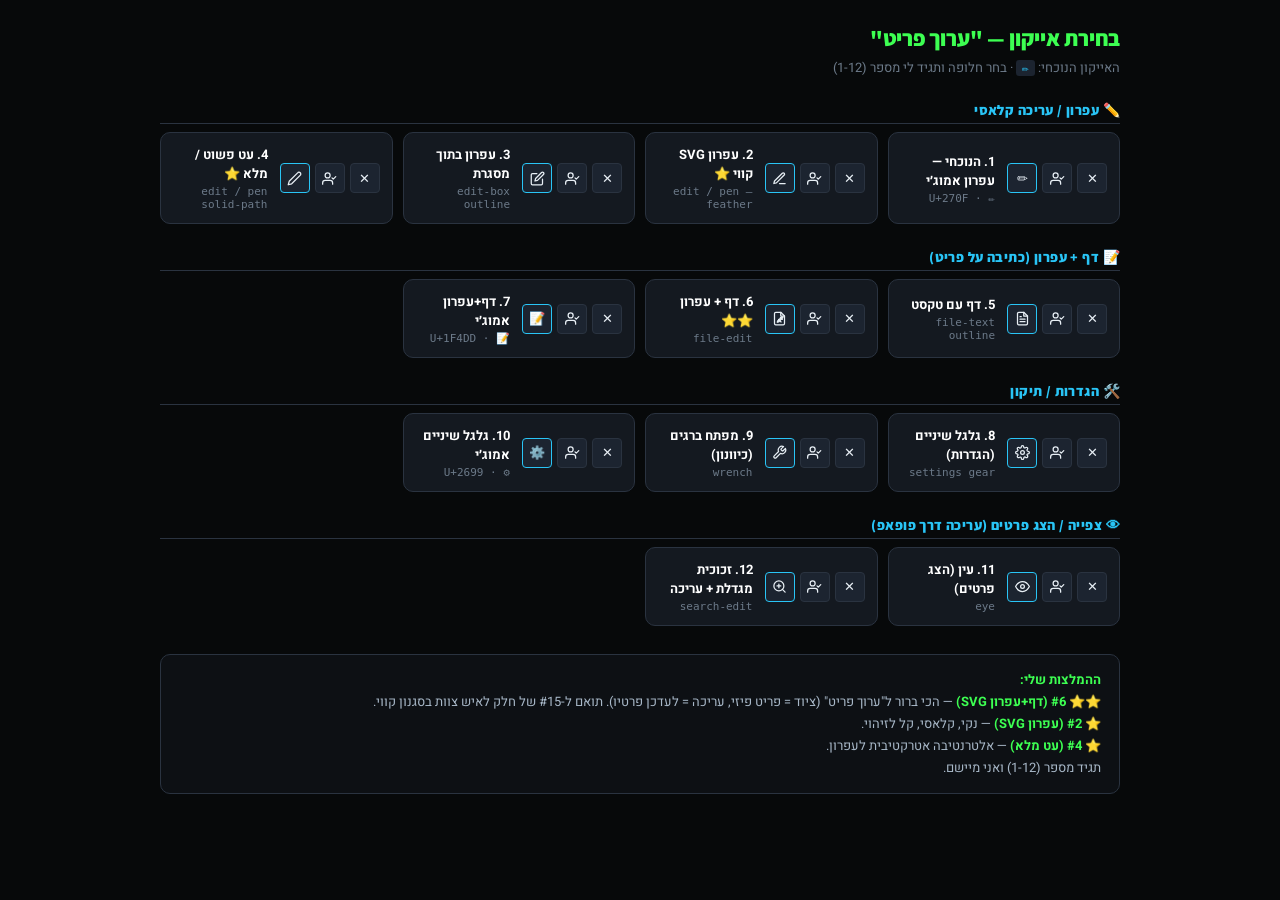
<file: icon-preview.html>
<!DOCTYPE html>
<html lang="he" dir="rtl">
<head>
<meta charset="UTF-8">
<meta name="viewport" content="width=device-width,initial-scale=1">
<title>בחירת אייקון — ערוך פריט</title>
<link href="https://fonts.googleapis.com/css2?family=Heebo:wght@400;700;800;900&family=Assistant:wght@400;700;800;900&display=swap" rel="stylesheet">
<style>
:root{
  --bg:#07090a; --panel:#0d1014; --panel2:#141920; --panel3:#1c2430;
  --border:#1a2028; --border2:#2a3340; --border3:#3d4a5c;
  --accent:#3dff52; --accent2:#29c5f6; --danger:#ff3333; --warn:#ffc107;
  --text:#e8eff5; --text2:#a8b8c8; --text3:#6c7a89; --texthi:#fff;
  --r:8px;
}
*{box-sizing:border-box}
body{margin:0;font-family:'Heebo',sans-serif;background:var(--bg);color:var(--text);padding:24px;min-height:100vh}
.page{max-width:960px;margin:0 auto}
h1{font-family:'Assistant',sans-serif;font-size:22px;font-weight:900;color:var(--accent);margin:0 0 6px}
.sub{font-size:13px;color:var(--text3);margin-bottom:24px}
.cat{font-family:'Assistant',sans-serif;font-size:14px;font-weight:900;color:var(--accent2);margin:24px 0 8px;padding-bottom:4px;border-bottom:1px solid var(--border2);letter-spacing:0.03em}
.grid{display:grid;grid-template-columns:repeat(auto-fill,minmax(230px,1fr));gap:10px}
.card{background:var(--panel2);border:1px solid var(--border2);border-radius:10px;padding:12px;display:flex;align-items:center;gap:12px;transition:all 0.15s}
.card:hover{border-color:var(--accent);background:var(--panel3)}
.card .lbl{flex:1}
.card .lbl .name{font-size:13px;font-weight:700;color:var(--texthi);margin-bottom:2px}
.card .lbl .chr{font-size:11px;color:var(--text3);font-family:monospace}

/* SHOW THE BUTTON IN THE CONTEXT OF "אלה שכבר יש לידו":
   [✕ מחק] [👤✓ חלק] [?? ערוך]  */
.trio{display:flex;gap:5px;flex-shrink:0}
.act-btn{
  background:var(--panel3);
  border:1px solid var(--border2);
  border-radius:4px;
  width:30px; height:30px;
  padding:0;
  display:inline-flex; align-items:center; justify-content:center;
  font-size:13px;
  color:var(--text);
  cursor:pointer;
  transition:all 0.12s;
  font-family:inherit;
  flex-shrink:0;
}
.act-btn:hover{
  background:var(--accent);
  border-color:var(--accent);
  color:#07090a;
}
.act-btn.edit-proposal{border-color:var(--accent2)}
.act-btn.del:hover{background:var(--danger);border-color:var(--danger);color:#fff}
.act-btn svg{width:15px;height:15px;display:block;stroke:currentColor}

.note{margin-top:28px;padding:14px 18px;background:var(--panel);border:1px solid var(--border2);border-radius:10px;color:var(--text2);font-size:13px;line-height:1.7}
.note b{color:var(--accent)}
code{background:var(--panel3);padding:1px 6px;border-radius:3px;font-size:12px;color:var(--accent2)}
</style>
</head>
<body>
<div class="page">
  <h1>בחירת אייקון — "ערוך פריט"</h1>
  <div class="sub">האייקון הנוכחי: <code>✏</code> · בחר חלופה ותגיד לי מספר (1-12)</div>

  <div class="cat">✏️ עפרון / עריכה קלאסי</div>
  <div class="grid">

    <div class="card">
      <div class="trio">
        <button class="act-btn del" title="מחק">✕</button>
        <button class="act-btn" title="חלק לאיש צוות"><svg viewBox="0 0 24 24" fill="none" stroke-width="2" stroke-linecap="round" stroke-linejoin="round"><path d="M17 21v-2a4 4 0 0 0-4-4H5a4 4 0 0 0-4 4v2"/><circle cx="9" cy="7" r="4"/><polyline points="16 11 18 13 22 9"/></svg></button>
        <button class="act-btn edit-proposal" title="ערוך">✏</button>
      </div>
      <div class="lbl"><div class="name">1. הנוכחי — עפרון אמוג׳י</div><div class="chr">✏ · U+270F</div></div>
    </div>

    <div class="card">
      <div class="trio">
        <button class="act-btn del" title="מחק">✕</button>
        <button class="act-btn" title="חלק לאיש צוות"><svg viewBox="0 0 24 24" fill="none" stroke-width="2" stroke-linecap="round" stroke-linejoin="round"><path d="M17 21v-2a4 4 0 0 0-4-4H5a4 4 0 0 0-4 4v2"/><circle cx="9" cy="7" r="4"/><polyline points="16 11 18 13 22 9"/></svg></button>
        <button class="act-btn edit-proposal" title="ערוך"><svg viewBox="0 0 24 24" fill="none" stroke-width="2" stroke-linecap="round" stroke-linejoin="round"><path d="M12 20h9"/><path d="M16.5 3.5a2.121 2.121 0 0 1 3 3L7 19l-4 1 1-4L16.5 3.5z"/></svg></button>
      </div>
      <div class="lbl"><div class="name">2. עפרון SVG קווי ⭐</div><div class="chr">edit / pen — feather</div></div>
    </div>

    <div class="card">
      <div class="trio">
        <button class="act-btn del" title="מחק">✕</button>
        <button class="act-btn" title="חלק לאיש צוות"><svg viewBox="0 0 24 24" fill="none" stroke-width="2" stroke-linecap="round" stroke-linejoin="round"><path d="M17 21v-2a4 4 0 0 0-4-4H5a4 4 0 0 0-4 4v2"/><circle cx="9" cy="7" r="4"/><polyline points="16 11 18 13 22 9"/></svg></button>
        <button class="act-btn edit-proposal" title="ערוך"><svg viewBox="0 0 24 24" fill="none" stroke-width="2" stroke-linecap="round" stroke-linejoin="round"><path d="M11 4H4a2 2 0 0 0-2 2v14a2 2 0 0 0 2 2h14a2 2 0 0 0 2-2v-7"/><path d="M18.5 2.5a2.121 2.121 0 0 1 3 3L12 15l-4 1 1-4 9.5-9.5z"/></svg></button>
      </div>
      <div class="lbl"><div class="name">3. עפרון בתוך מסגרת</div><div class="chr">edit-box outline</div></div>
    </div>

    <div class="card">
      <div class="trio">
        <button class="act-btn del" title="מחק">✕</button>
        <button class="act-btn" title="חלק לאיש צוות"><svg viewBox="0 0 24 24" fill="none" stroke-width="2" stroke-linecap="round" stroke-linejoin="round"><path d="M17 21v-2a4 4 0 0 0-4-4H5a4 4 0 0 0-4 4v2"/><circle cx="9" cy="7" r="4"/><polyline points="16 11 18 13 22 9"/></svg></button>
        <button class="act-btn edit-proposal" title="ערוך"><svg viewBox="0 0 24 24" fill="none" stroke-width="2" stroke-linecap="round" stroke-linejoin="round"><path d="M17 3a2.85 2.83 0 1 1 4 4L7.5 20.5 2 22l1.5-5.5L17 3z"/></svg></button>
      </div>
      <div class="lbl"><div class="name">4. עט פשוט / מלא ⭐</div><div class="chr">edit / pen solid-path</div></div>
    </div>

  </div>

  <div class="cat">📝 דף + עפרון (כתיבה על פריט)</div>
  <div class="grid">

    <div class="card">
      <div class="trio">
        <button class="act-btn del" title="מחק">✕</button>
        <button class="act-btn" title="חלק לאיש צוות"><svg viewBox="0 0 24 24" fill="none" stroke-width="2" stroke-linecap="round" stroke-linejoin="round"><path d="M17 21v-2a4 4 0 0 0-4-4H5a4 4 0 0 0-4 4v2"/><circle cx="9" cy="7" r="4"/><polyline points="16 11 18 13 22 9"/></svg></button>
        <button class="act-btn edit-proposal" title="ערוך"><svg viewBox="0 0 24 24" fill="none" stroke-width="2" stroke-linecap="round" stroke-linejoin="round"><path d="M14 2H6a2 2 0 0 0-2 2v16a2 2 0 0 0 2 2h12a2 2 0 0 0 2-2V8z"/><polyline points="14 2 14 8 20 8"/><line x1="16" y1="13" x2="8" y2="13"/><line x1="16" y1="17" x2="8" y2="17"/><polyline points="10 9 9 9 8 9"/></svg></button>
      </div>
      <div class="lbl"><div class="name">5. דף עם טקסט</div><div class="chr">file-text outline</div></div>
    </div>

    <div class="card">
      <div class="trio">
        <button class="act-btn del" title="מחק">✕</button>
        <button class="act-btn" title="חלק לאיש צוות"><svg viewBox="0 0 24 24" fill="none" stroke-width="2" stroke-linecap="round" stroke-linejoin="round"><path d="M17 21v-2a4 4 0 0 0-4-4H5a4 4 0 0 0-4 4v2"/><circle cx="9" cy="7" r="4"/><polyline points="16 11 18 13 22 9"/></svg></button>
        <button class="act-btn edit-proposal" title="ערוך"><svg viewBox="0 0 24 24" fill="none" stroke-width="2" stroke-linecap="round" stroke-linejoin="round"><path d="M14 2H6a2 2 0 0 0-2 2v16a2 2 0 0 0 2 2h12a2 2 0 0 0 2-2V8z"/><polyline points="14 2 14 8 20 8"/><path d="M10.5 13.5l4 4"/><path d="M13.5 10.5l3 3"/><path d="M10.5 17.5l-2 0.5 0.5-2 7-7 1.5 1.5z"/></svg></button>
      </div>
      <div class="lbl"><div class="name">6. דף + עפרון ⭐⭐</div><div class="chr">file-edit</div></div>
    </div>

    <div class="card">
      <div class="trio">
        <button class="act-btn del" title="מחק">✕</button>
        <button class="act-btn" title="חלק לאיש צוות"><svg viewBox="0 0 24 24" fill="none" stroke-width="2" stroke-linecap="round" stroke-linejoin="round"><path d="M17 21v-2a4 4 0 0 0-4-4H5a4 4 0 0 0-4 4v2"/><circle cx="9" cy="7" r="4"/><polyline points="16 11 18 13 22 9"/></svg></button>
        <button class="act-btn edit-proposal" title="ערוך">📝</button>
      </div>
      <div class="lbl"><div class="name">7. דף+עפרון אמוג׳י</div><div class="chr">📝 · U+1F4DD</div></div>
    </div>

  </div>

  <div class="cat">🛠️ הגדרות / תיקון</div>
  <div class="grid">

    <div class="card">
      <div class="trio">
        <button class="act-btn del" title="מחק">✕</button>
        <button class="act-btn" title="חלק לאיש צוות"><svg viewBox="0 0 24 24" fill="none" stroke-width="2" stroke-linecap="round" stroke-linejoin="round"><path d="M17 21v-2a4 4 0 0 0-4-4H5a4 4 0 0 0-4 4v2"/><circle cx="9" cy="7" r="4"/><polyline points="16 11 18 13 22 9"/></svg></button>
        <button class="act-btn edit-proposal" title="ערוך"><svg viewBox="0 0 24 24" fill="none" stroke-width="2" stroke-linecap="round" stroke-linejoin="round"><circle cx="12" cy="12" r="3"/><path d="M19.4 15a1.65 1.65 0 0 0 .33 1.82l.06.06a2 2 0 0 1 0 2.83 2 2 0 0 1-2.83 0l-.06-.06a1.65 1.65 0 0 0-1.82-.33 1.65 1.65 0 0 0-1 1.51V21a2 2 0 0 1-2 2 2 2 0 0 1-2-2v-.09A1.65 1.65 0 0 0 9 19.4a1.65 1.65 0 0 0-1.82.33l-.06.06a2 2 0 0 1-2.83 0 2 2 0 0 1 0-2.83l.06-.06a1.65 1.65 0 0 0 .33-1.82 1.65 1.65 0 0 0-1.51-1H3a2 2 0 0 1-2-2 2 2 0 0 1 2-2h.09A1.65 1.65 0 0 0 4.6 9a1.65 1.65 0 0 0-.33-1.82l-.06-.06a2 2 0 0 1 0-2.83 2 2 0 0 1 2.83 0l.06.06a1.65 1.65 0 0 0 1.82.33H9a1.65 1.65 0 0 0 1-1.51V3a2 2 0 0 1 2-2 2 2 0 0 1 2 2v.09a1.65 1.65 0 0 0 1 1.51 1.65 1.65 0 0 0 1.82-.33l.06-.06a2 2 0 0 1 2.83 0 2 2 0 0 1 0 2.83l-.06.06a1.65 1.65 0 0 0-.33 1.82V9a1.65 1.65 0 0 0 1.51 1H21a2 2 0 0 1 2 2 2 2 0 0 1-2 2h-.09a1.65 1.65 0 0 0-1.51 1z"/></svg></button>
      </div>
      <div class="lbl"><div class="name">8. גלגל שיניים (הגדרות)</div><div class="chr">settings gear</div></div>
    </div>

    <div class="card">
      <div class="trio">
        <button class="act-btn del" title="מחק">✕</button>
        <button class="act-btn" title="חלק לאיש צוות"><svg viewBox="0 0 24 24" fill="none" stroke-width="2" stroke-linecap="round" stroke-linejoin="round"><path d="M17 21v-2a4 4 0 0 0-4-4H5a4 4 0 0 0-4 4v2"/><circle cx="9" cy="7" r="4"/><polyline points="16 11 18 13 22 9"/></svg></button>
        <button class="act-btn edit-proposal" title="ערוך"><svg viewBox="0 0 24 24" fill="none" stroke-width="2" stroke-linecap="round" stroke-linejoin="round"><path d="M14.7 6.3a1 1 0 0 0 0 1.4l1.6 1.6a1 1 0 0 0 1.4 0l3.77-3.77a6 6 0 0 1-7.94 7.94l-6.91 6.91a2.12 2.12 0 0 1-3-3l6.91-6.91a6 6 0 0 1 7.94-7.94l-3.76 3.76z"/></svg></button>
      </div>
      <div class="lbl"><div class="name">9. מפתח ברגים (כיוונון)</div><div class="chr">wrench</div></div>
    </div>

    <div class="card">
      <div class="trio">
        <button class="act-btn del" title="מחק">✕</button>
        <button class="act-btn" title="חלק לאיש צוות"><svg viewBox="0 0 24 24" fill="none" stroke-width="2" stroke-linecap="round" stroke-linejoin="round"><path d="M17 21v-2a4 4 0 0 0-4-4H5a4 4 0 0 0-4 4v2"/><circle cx="9" cy="7" r="4"/><polyline points="16 11 18 13 22 9"/></svg></button>
        <button class="act-btn edit-proposal" title="ערוך">⚙️</button>
      </div>
      <div class="lbl"><div class="name">10. גלגל שיניים אמוג׳י</div><div class="chr">⚙️ · U+2699</div></div>
    </div>

  </div>

  <div class="cat">👁 צפייה / הצג פרטים (עריכה דרך פופאפ)</div>
  <div class="grid">

    <div class="card">
      <div class="trio">
        <button class="act-btn del" title="מחק">✕</button>
        <button class="act-btn" title="חלק לאיש צוות"><svg viewBox="0 0 24 24" fill="none" stroke-width="2" stroke-linecap="round" stroke-linejoin="round"><path d="M17 21v-2a4 4 0 0 0-4-4H5a4 4 0 0 0-4 4v2"/><circle cx="9" cy="7" r="4"/><polyline points="16 11 18 13 22 9"/></svg></button>
        <button class="act-btn edit-proposal" title="ערוך"><svg viewBox="0 0 24 24" fill="none" stroke-width="2" stroke-linecap="round" stroke-linejoin="round"><path d="M1 12s4-8 11-8 11 8 11 8-4 8-11 8-11-8-11-8z"/><circle cx="12" cy="12" r="3"/></svg></button>
      </div>
      <div class="lbl"><div class="name">11. עין (הצג פרטים)</div><div class="chr">eye</div></div>
    </div>

    <div class="card">
      <div class="trio">
        <button class="act-btn del" title="מחק">✕</button>
        <button class="act-btn" title="חלק לאיש צוות"><svg viewBox="0 0 24 24" fill="none" stroke-width="2" stroke-linecap="round" stroke-linejoin="round"><path d="M17 21v-2a4 4 0 0 0-4-4H5a4 4 0 0 0-4 4v2"/><circle cx="9" cy="7" r="4"/><polyline points="16 11 18 13 22 9"/></svg></button>
        <button class="act-btn edit-proposal" title="ערוך"><svg viewBox="0 0 24 24" fill="none" stroke-width="2" stroke-linecap="round" stroke-linejoin="round"><circle cx="11" cy="11" r="8"/><line x1="21" y1="21" x2="16.65" y2="16.65"/><line x1="11" y1="8" x2="11" y2="14"/><line x1="8" y1="11" x2="14" y2="11"/></svg></button>
      </div>
      <div class="lbl"><div class="name">12. זכוכית מגדלת + עריכה</div><div class="chr">search-edit</div></div>
    </div>

  </div>

  <div class="note">
    <b>ההמלצות שלי:</b><br>
    ⭐⭐ <b>#6 (דף+עפרון SVG)</b> — הכי ברור ל"ערוך פריט" (ציוד = פריט פיזי, עריכה = לעדכן פרטיו). תואם ל-#15 של חלק לאיש צוות בסגנון קווי.<br>
    ⭐ <b>#2 (עפרון SVG)</b> — נקי, קלאסי, קל לזיהוי.<br>
    ⭐ <b>#4 (עט מלא)</b> — אלטרנטיבה אטרקטיבית לעפרון.<br>
    תגיד מספר (1-12) ואני מיישם.
  </div>
</div>
</body>
</html>
</file>
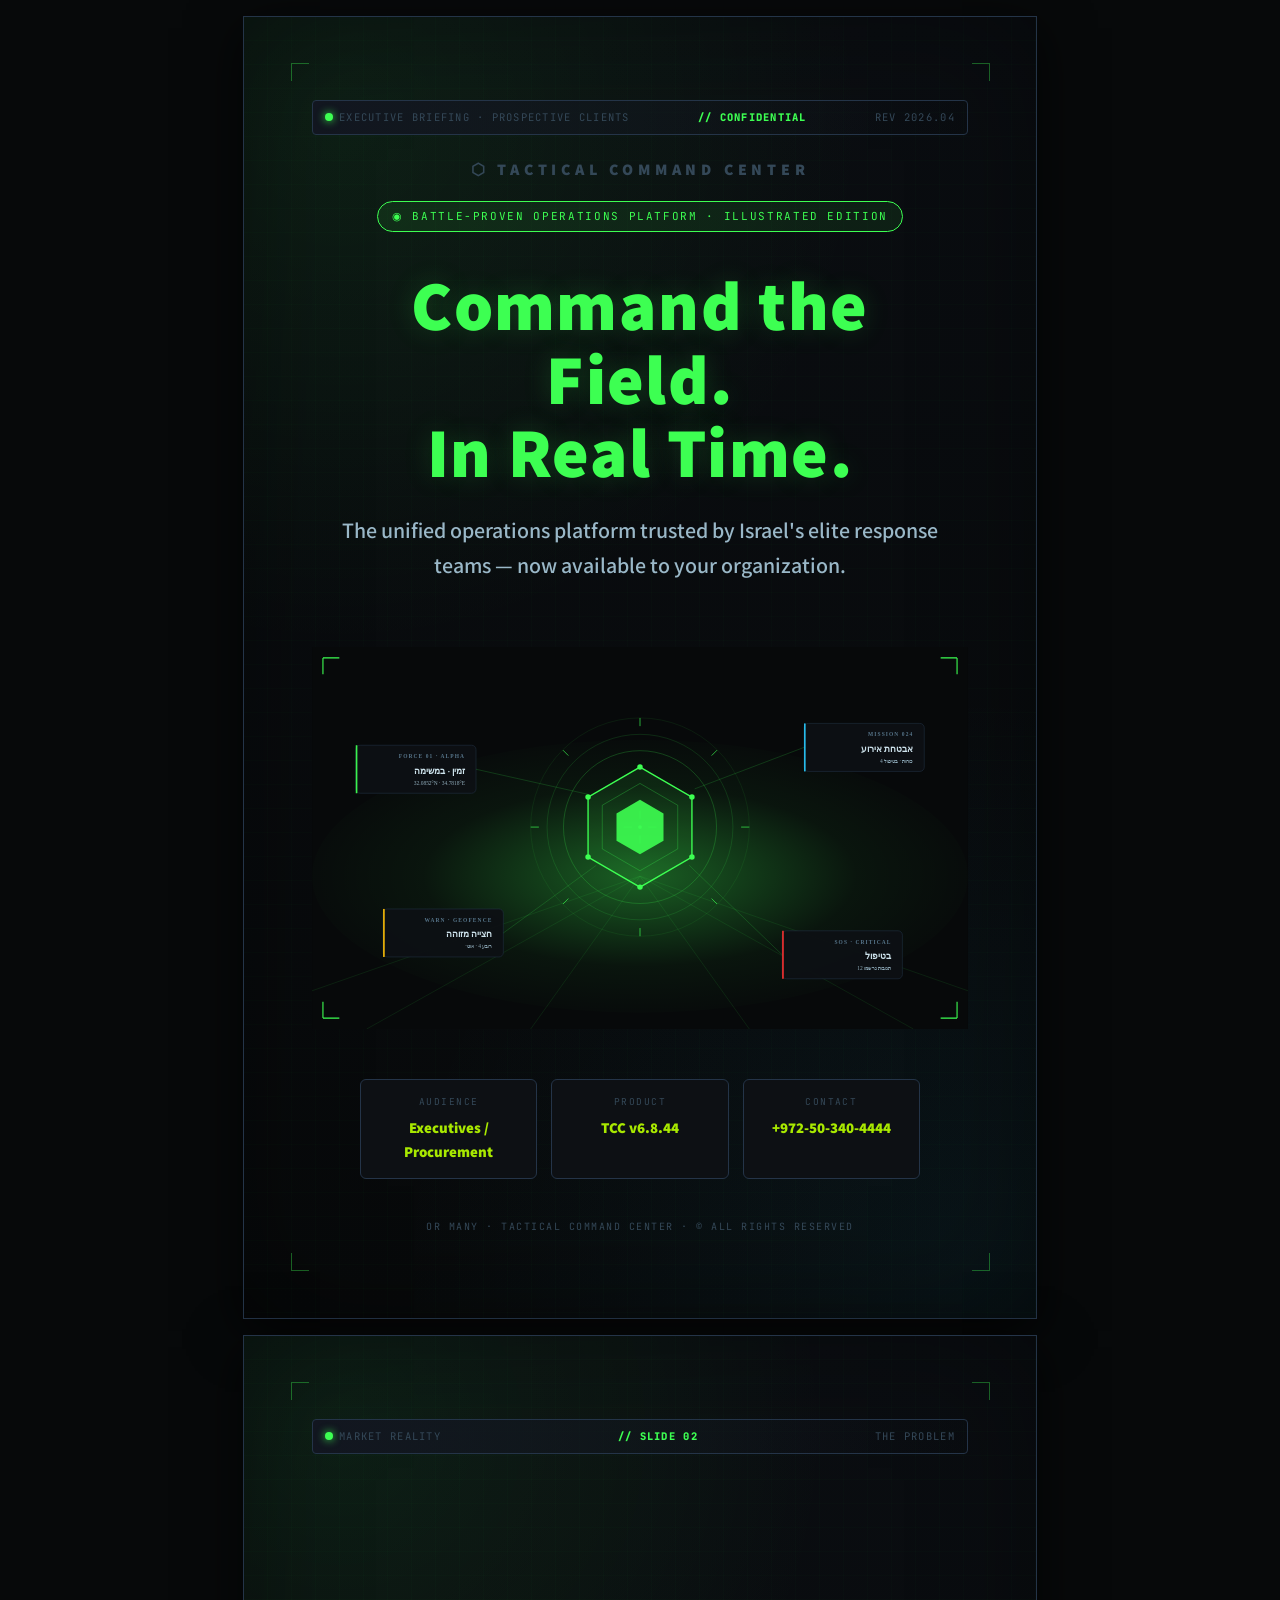
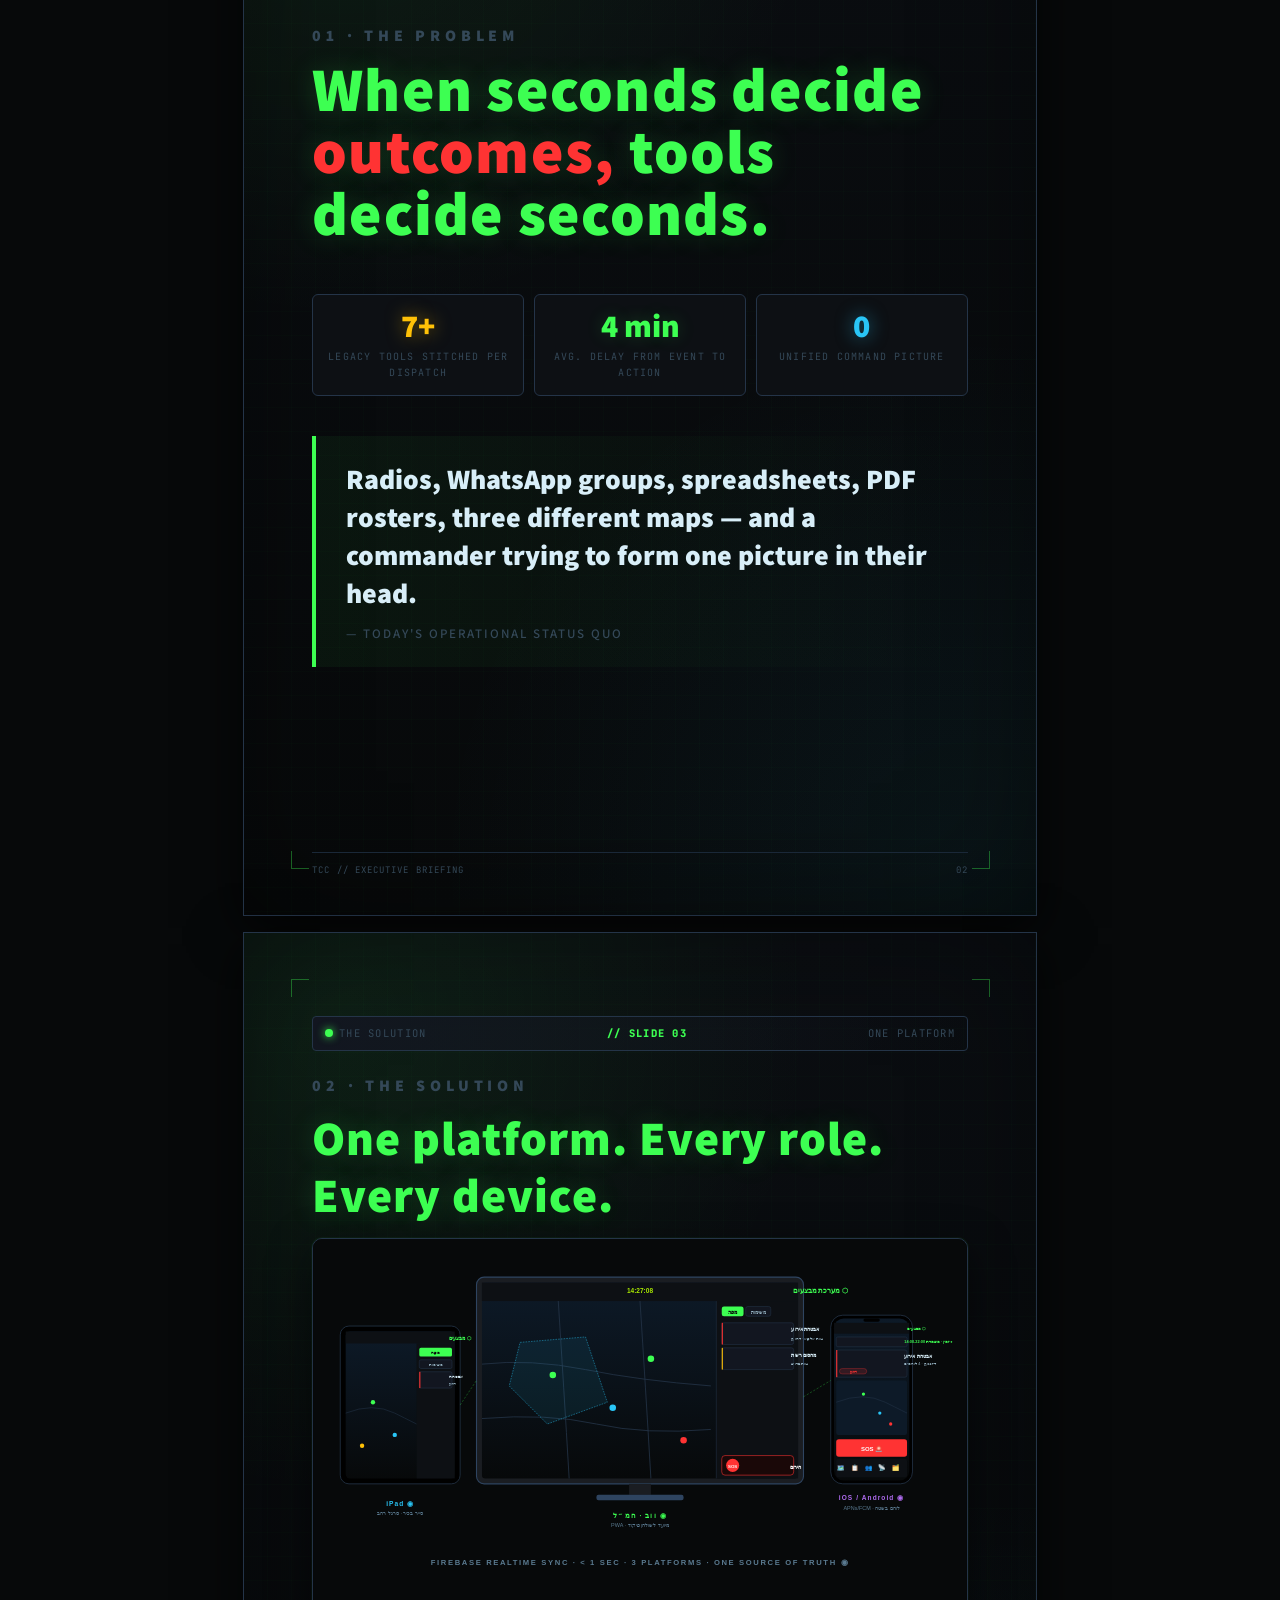
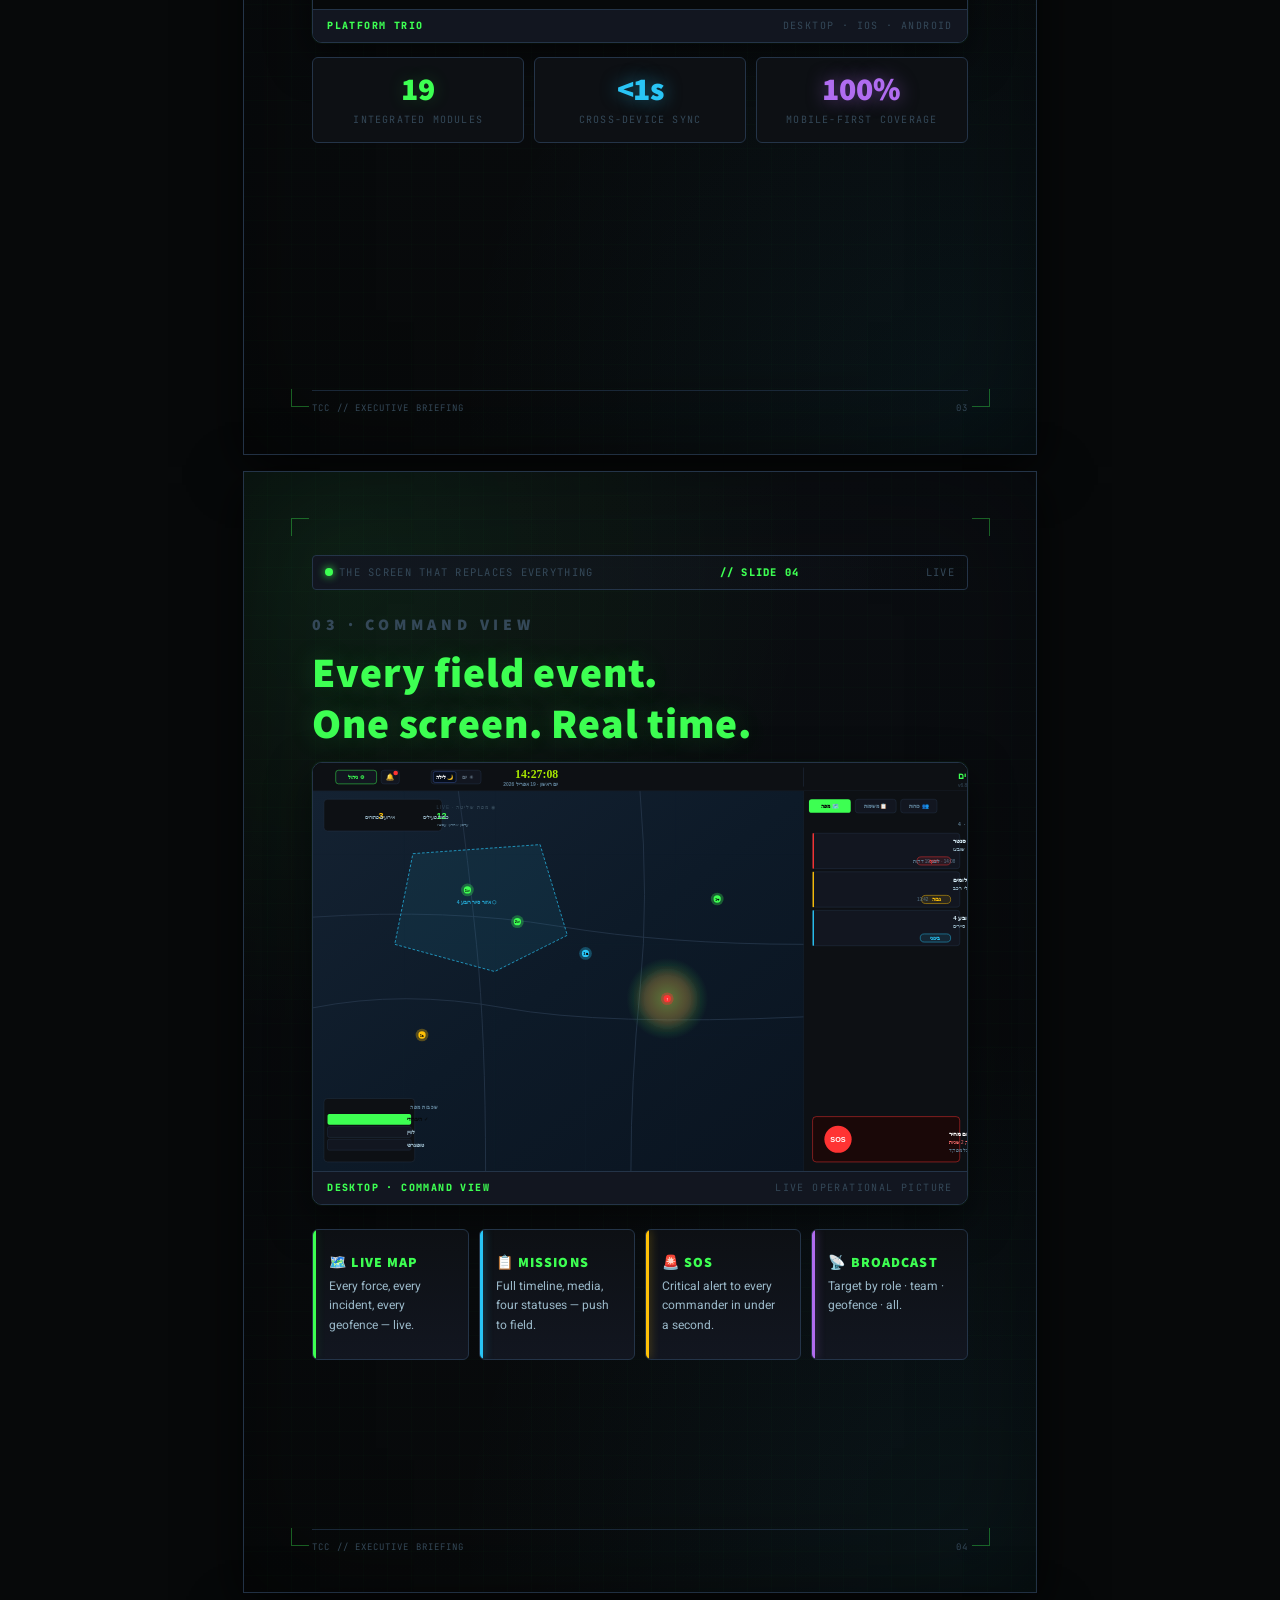
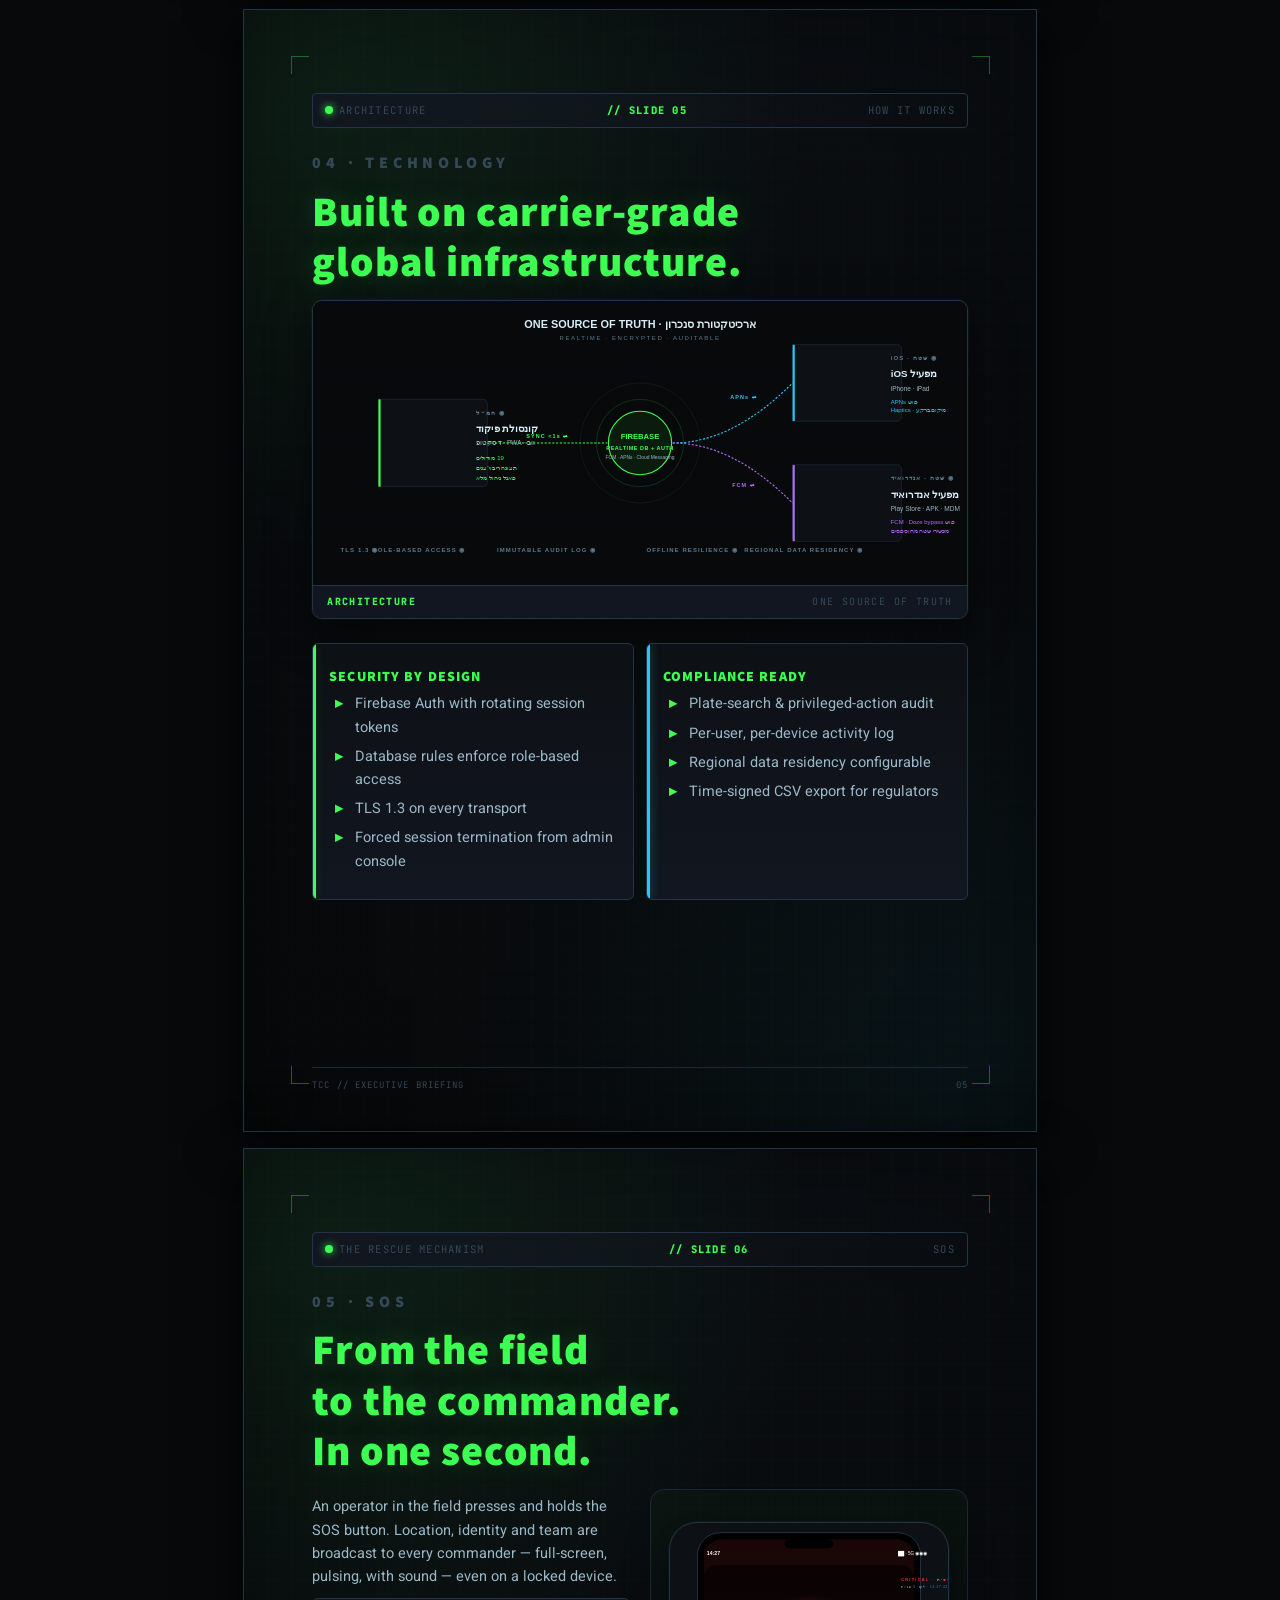
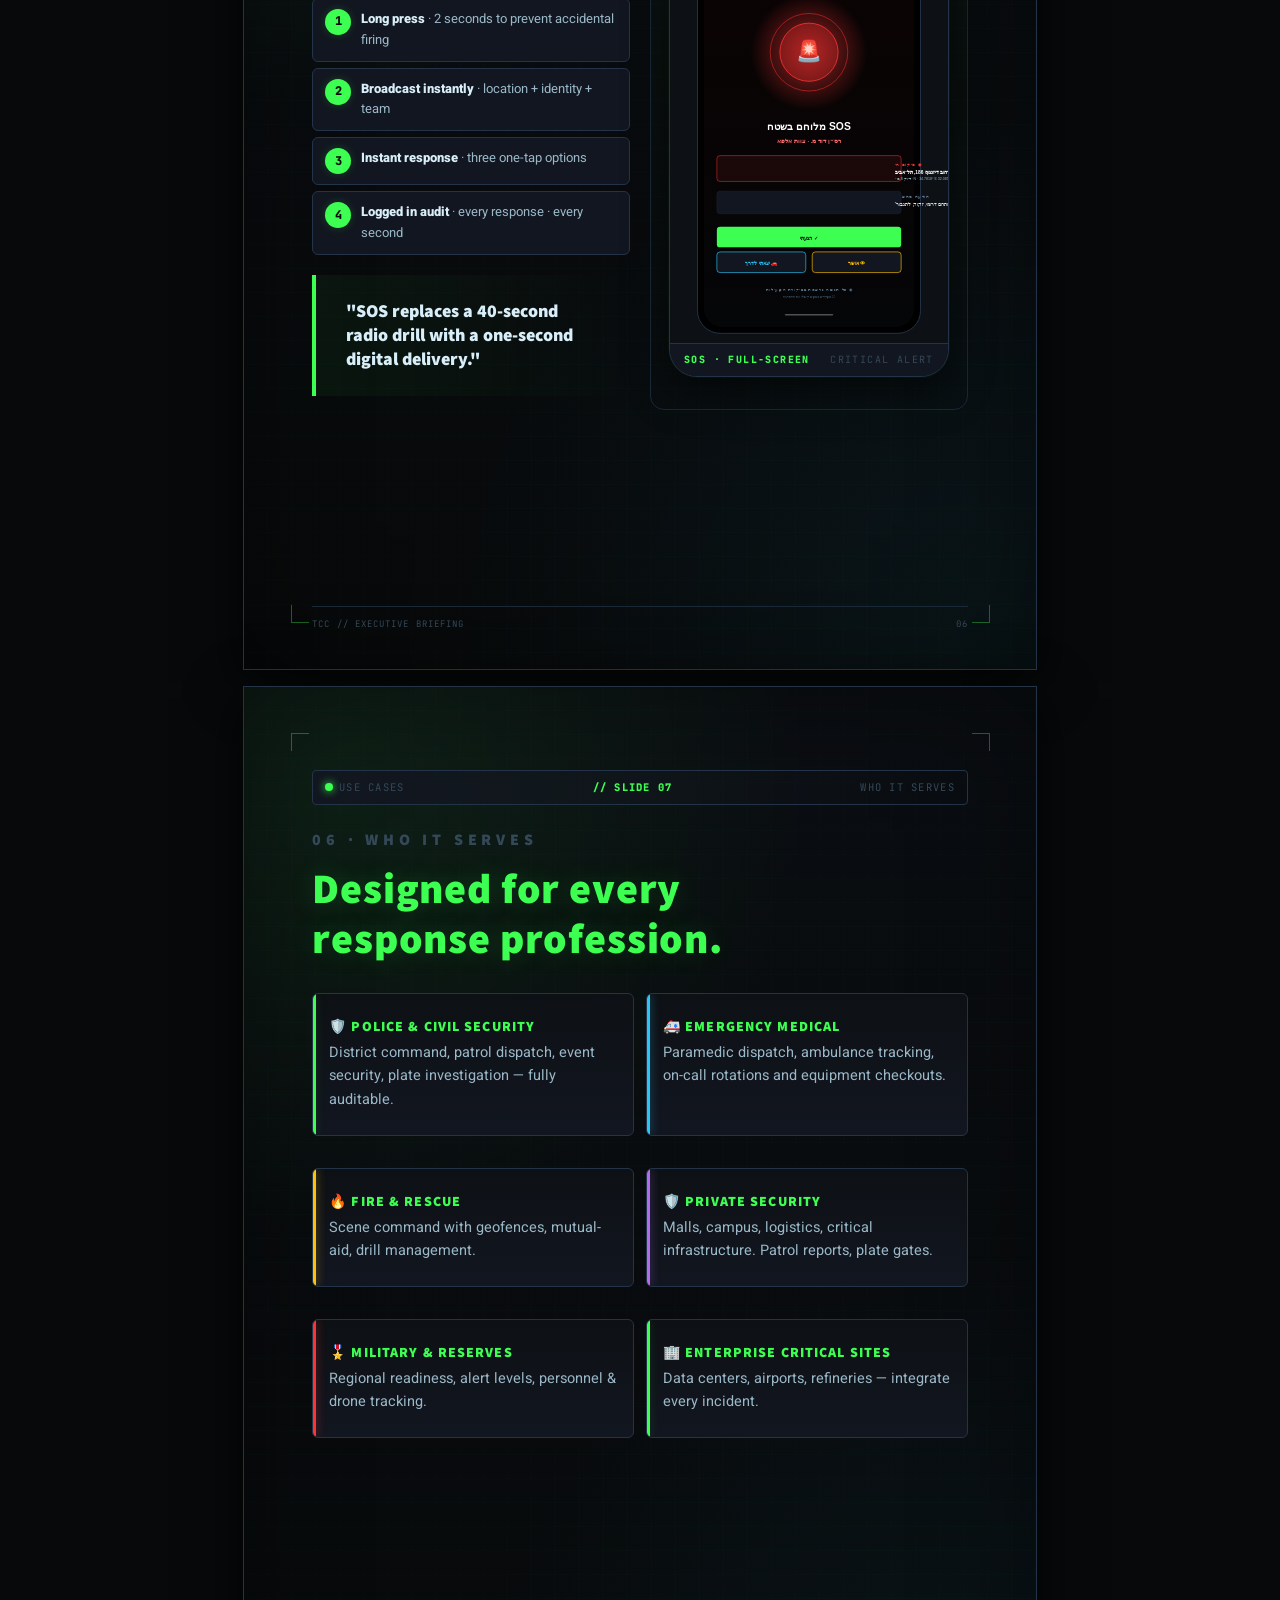
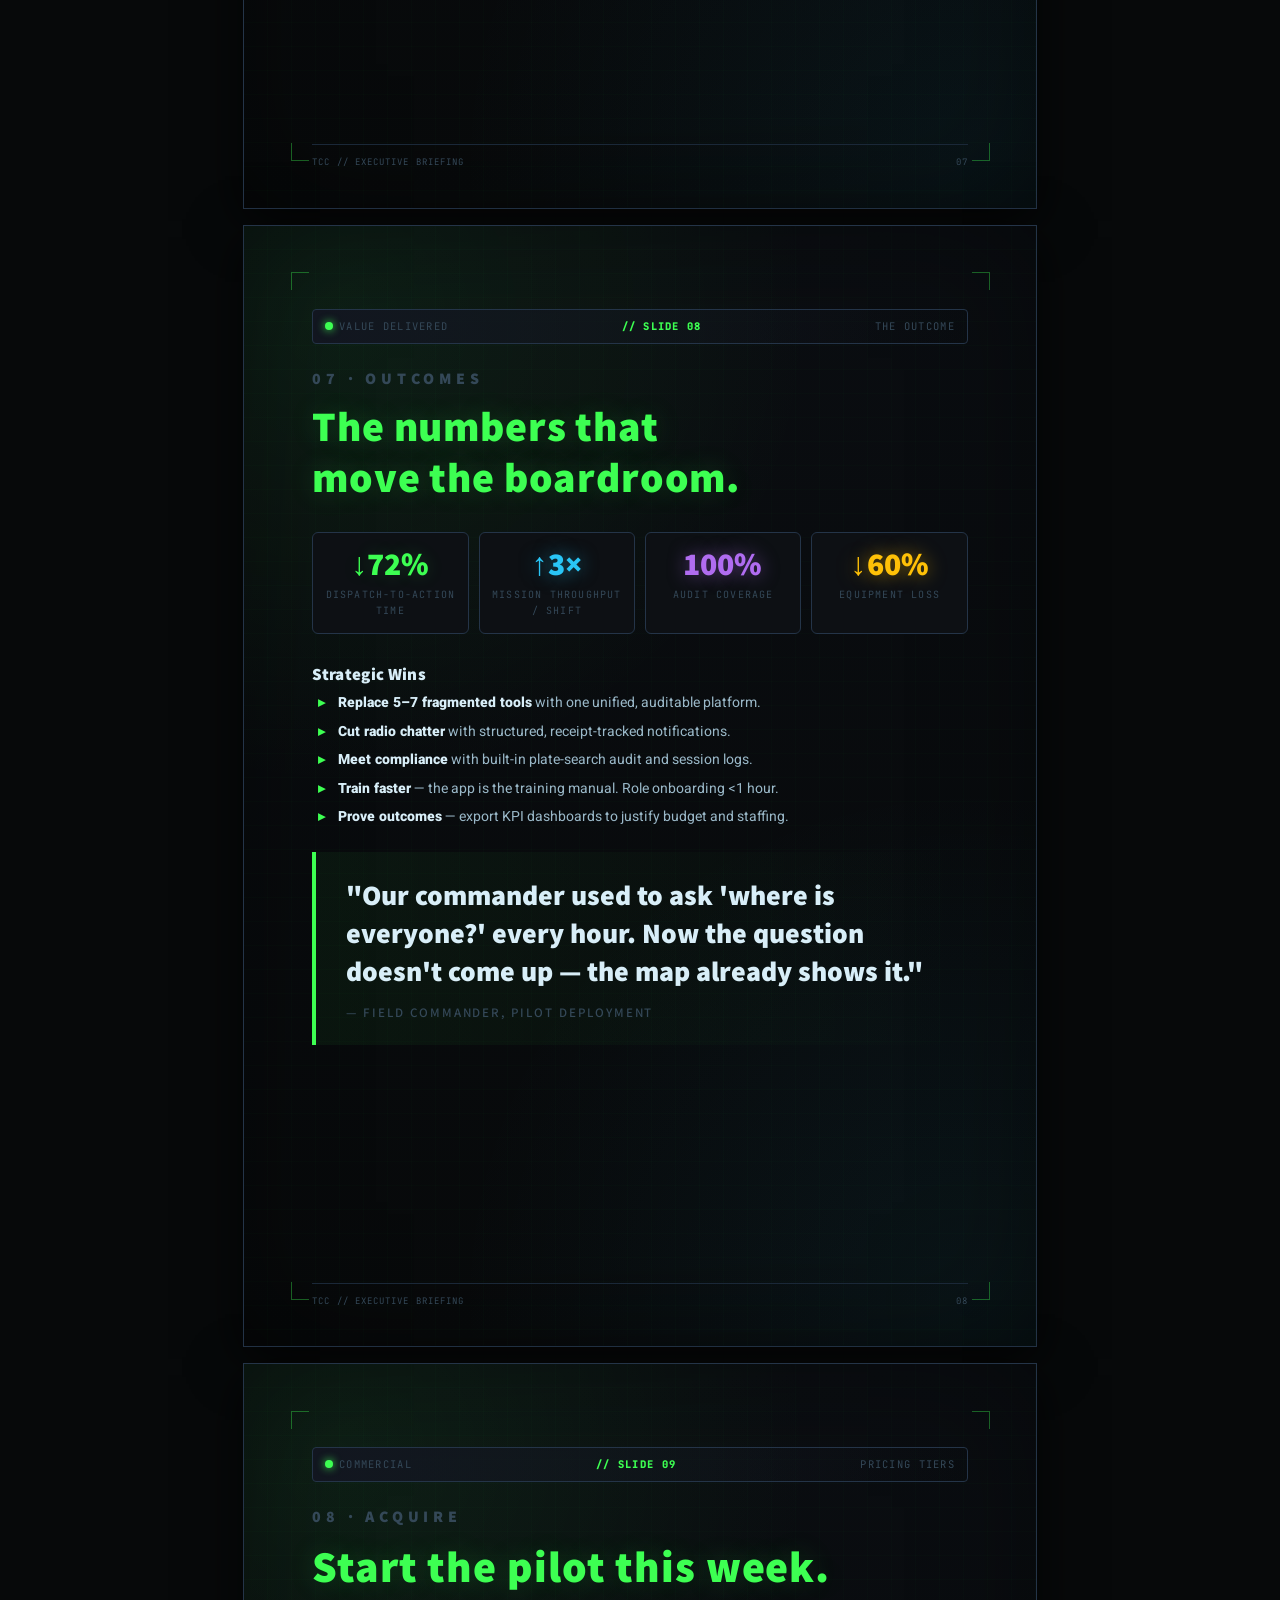
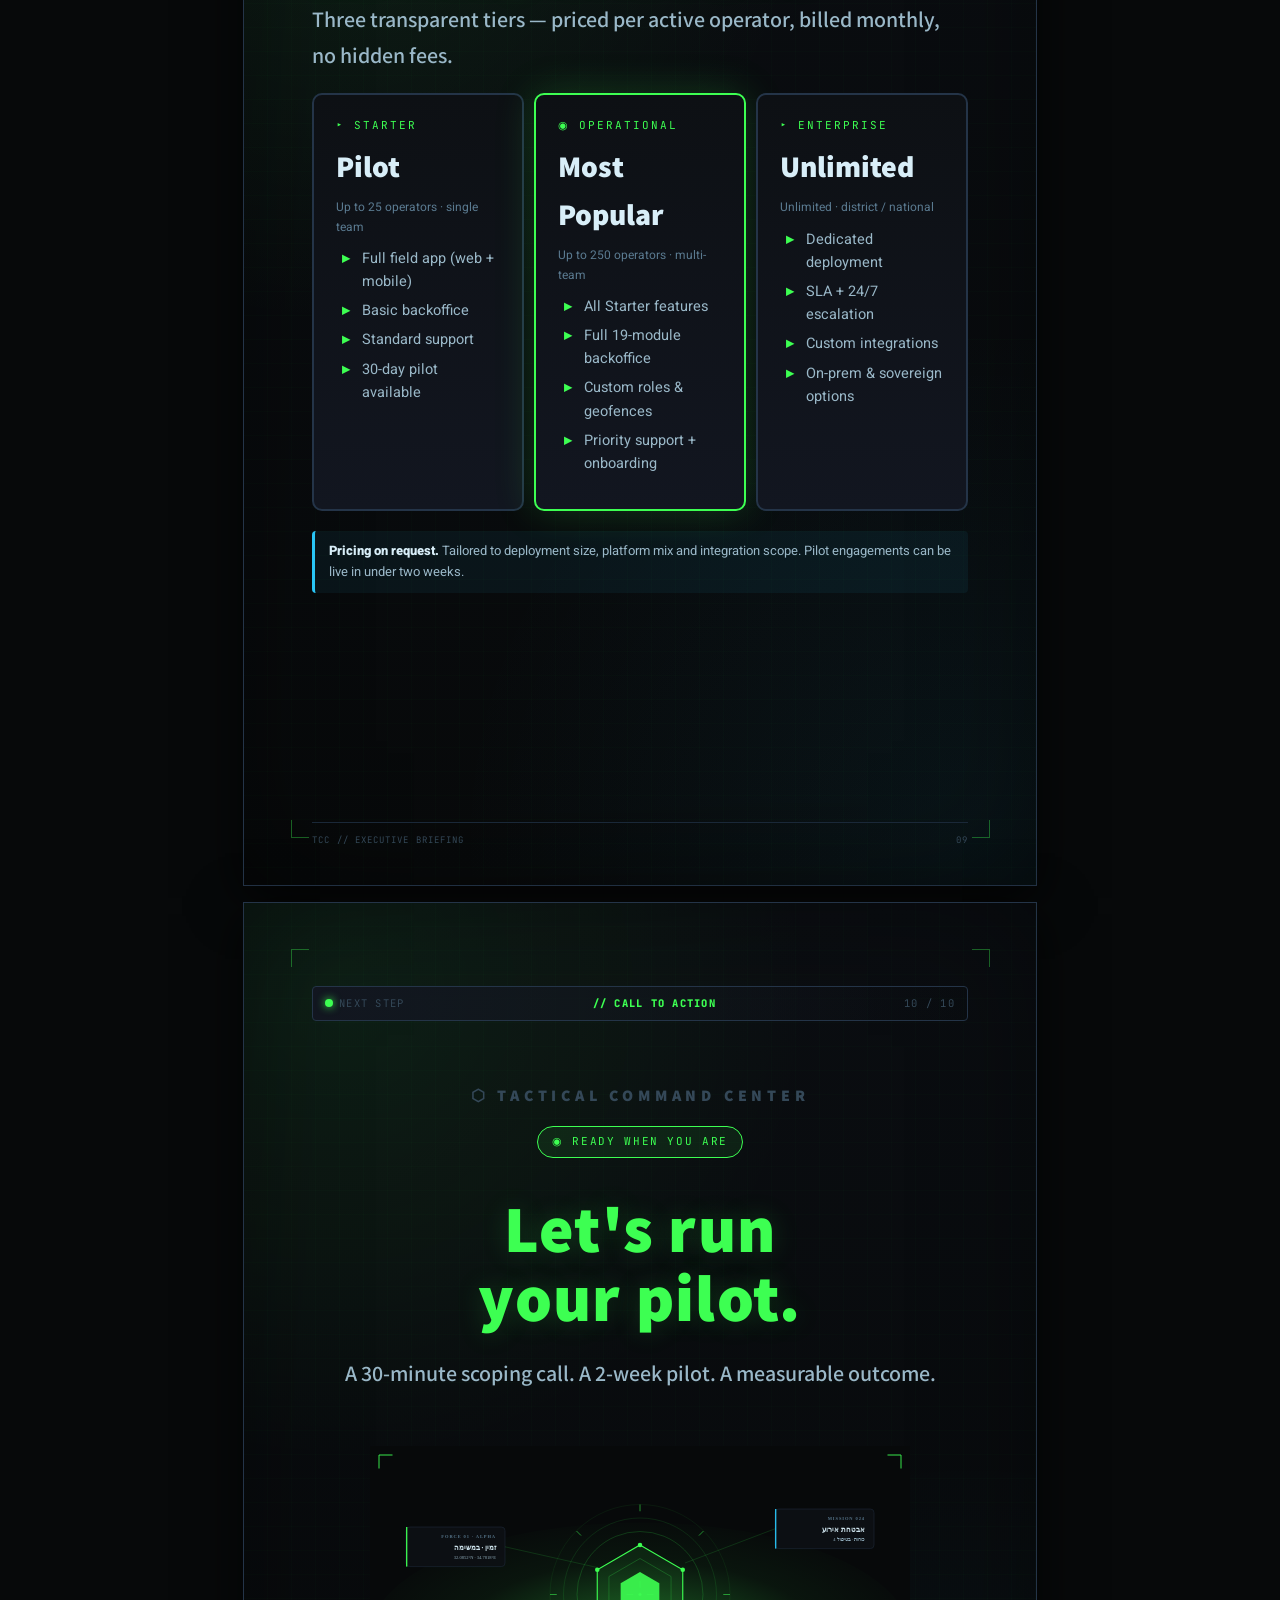
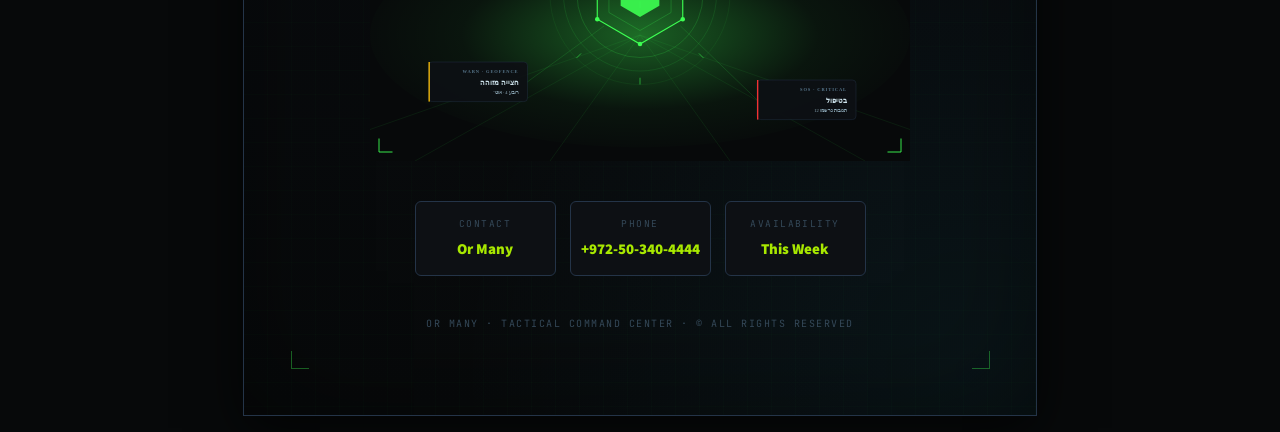
<file: docs/presentation-en.html>
<!DOCTYPE html>
<html lang="en">
<head>
<meta charset="UTF-8">
<title>Tactical Command Center — Illustrated Sales Presentation</title>
<link rel="stylesheet" href="_shared.css">
<style>
  .hero2{min-height:calc(297mm - 44mm); display:flex; flex-direction:column; justify-content:center}
  .price-card{border:2px solid var(--border2); border-radius:10px; padding:22px; background:linear-gradient(180deg, var(--panel), var(--panel2)); position:relative}
  .price-card.feature{border-color:var(--accent); box-shadow:0 0 40px var(--glow)}
  .price-card .tier{font-family:var(--mono); font-size:11px; color:var(--accent); letter-spacing:0.18em; margin-bottom:8px}
  .price-card .amt{font-family:var(--font2); font-size:30px; font-weight:900; color:var(--texthi); margin-bottom:8px}
</style>
</head>
<body>

<!-- 1 Cover -->
<section class="page cover">
  <div class="hud-strip">
    <span><span class="dot"></span>EXECUTIVE BRIEFING · PROSPECTIVE CLIENTS</span>
    <span class="classif">// CONFIDENTIAL</span>
    <span>REV 2026.04</span>
  </div>
  <div class="cover-logo">⬡ TACTICAL COMMAND CENTER</div>
  <span class="cover-badge">◉ BATTLE-PROVEN OPERATIONS PLATFORM · ILLUSTRATED EDITION</span>
  <h1 style="font-size:70px">Command the Field.<br>In Real Time.</h1>
  <p class="cover-sub">The unified operations platform trusted by Israel's elite response teams — now available to your organization.</p>

  <div class="hero-img" style="max-width:680px; margin:20px auto">
    <img src="img/hero.svg" alt="">
  </div>

  <div class="cover-meta">
    <div class="m"><div class="l">Audience</div><div class="v">Executives / Procurement</div></div>
    <div class="m"><div class="l">Product</div><div class="v">TCC v6.8.44</div></div>
    <div class="m"><div class="l">Contact</div><div class="v">+972-50-340-4444</div></div>
  </div>
  <div class="cover-foot">OR MANY · TACTICAL COMMAND CENTER · © ALL RIGHTS RESERVED</div>
</section>

<!-- 2 Problem -->
<section class="page">
  <div class="hud-strip">
    <span><span class="dot"></span>MARKET REALITY</span>
    <span class="classif">// SLIDE 02</span>
    <span>THE PROBLEM</span>
  </div>
  <div class="hero2">
    <div class="cover-logo" style="margin-bottom:10px">01 · THE PROBLEM</div>
    <h1 style="font-size:62px; line-height:1">When seconds decide<br><span style="color:var(--danger)">outcomes,</span> tools<br>decide seconds.</h1>
    <div class="grid3" style="margin-top:40px">
      <div class="stat"><div class="big warn">7+</div><div class="lbl">Legacy tools stitched per dispatch</div></div>
      <div class="stat"><div class="big">4 min</div><div class="lbl">Avg. delay from event to action</div></div>
      <div class="stat"><div class="big blue">0</div><div class="lbl">Unified command picture</div></div>
    </div>
    <div class="bigquote" style="margin-top:40px">
      Radios, WhatsApp groups, spreadsheets, PDF rosters, three different maps — and a commander trying to form one picture in their head.
      <span class="by">— TODAY'S OPERATIONAL STATUS QUO</span>
    </div>
  </div>
  <div class="foot"><span>TCC // EXECUTIVE BRIEFING</span><span>02</span></div>
</section>

<!-- 3 Solution -->
<section class="page">
  <div class="hud-strip">
    <span><span class="dot"></span>THE SOLUTION</span>
    <span class="classif">// SLIDE 03</span>
    <span>ONE PLATFORM</span>
  </div>
  <div class="cover-logo" style="margin-bottom:10px">02 · THE SOLUTION</div>
  <h1 style="font-size:48px">One platform. Every role.<br>Every device.</h1>

  <div class="screen">
    <img src="img/platform-trio.svg" alt="Three platforms">
    <div class="cap"><span class="t">PLATFORM TRIO</span><span>DESKTOP · iOS · ANDROID</span></div>
  </div>

  <div class="grid3" style="margin-top:14px">
    <div class="stat"><div class="big">19</div><div class="lbl">Integrated modules</div></div>
    <div class="stat"><div class="big blue">&lt;1s</div><div class="lbl">Cross-device sync</div></div>
    <div class="stat"><div class="big purple">100%</div><div class="lbl">Mobile-first coverage</div></div>
  </div>

  <div class="foot"><span>TCC // EXECUTIVE BRIEFING</span><span>03</span></div>
</section>

<!-- 4 Live screens -->
<section class="page">
  <div class="hud-strip">
    <span><span class="dot"></span>THE SCREEN THAT REPLACES EVERYTHING</span>
    <span class="classif">// SLIDE 04</span>
    <span>LIVE</span>
  </div>
  <div class="cover-logo" style="margin-bottom:10px">03 · COMMAND VIEW</div>
  <h1 style="font-size:42px">Every field event.<br>One screen. Real time.</h1>

  <div class="screen">
    <img src="img/mock-desktop.svg" alt="Command view">
    <div class="cap"><span class="t">DESKTOP · COMMAND VIEW</span><span>LIVE OPERATIONAL PICTURE</span></div>
  </div>

  <div class="grid4" style="margin-top:14px">
    <div class="card"><h4>🗺️ Live Map</h4><p style="font-size:12px">Every force, every incident, every geofence — live.</p></div>
    <div class="card blue"><h4>📋 Missions</h4><p style="font-size:12px">Full timeline, media, four statuses — push to field.</p></div>
    <div class="card warn"><h4>🚨 SOS</h4><p style="font-size:12px">Critical alert to every commander in under a second.</p></div>
    <div class="card purple"><h4>📡 Broadcast</h4><p style="font-size:12px">Target by role · team · geofence · all.</p></div>
  </div>

  <div class="foot"><span>TCC // EXECUTIVE BRIEFING</span><span>04</span></div>
</section>

<!-- 5 Architecture -->
<section class="page">
  <div class="hud-strip">
    <span><span class="dot"></span>ARCHITECTURE</span>
    <span class="classif">// SLIDE 05</span>
    <span>HOW IT WORKS</span>
  </div>
  <div class="cover-logo" style="margin-bottom:10px">04 · TECHNOLOGY</div>
  <h1 style="font-size:42px">Built on carrier-grade<br>global infrastructure.</h1>

  <div class="screen">
    <img src="img/dataflow.svg" alt="Architecture">
    <div class="cap"><span class="t">ARCHITECTURE</span><span>ONE SOURCE OF TRUTH</span></div>
  </div>

  <div class="grid2" style="margin-top:10px">
    <div class="card">
      <h4>Security by design</h4>
      <ul class="check">
        <li>Firebase Auth with rotating session tokens</li>
        <li>Database rules enforce role-based access</li>
        <li>TLS 1.3 on every transport</li>
        <li>Forced session termination from admin console</li>
      </ul>
    </div>
    <div class="card blue">
      <h4>Compliance ready</h4>
      <ul class="check">
        <li>Plate-search &amp; privileged-action audit</li>
        <li>Per-user, per-device activity log</li>
        <li>Regional data residency configurable</li>
        <li>Time-signed CSV export for regulators</li>
      </ul>
    </div>
  </div>

  <div class="foot"><span>TCC // EXECUTIVE BRIEFING</span><span>05</span></div>
</section>

<!-- 6 SOS -->
<section class="page">
  <div class="hud-strip">
    <span><span class="dot"></span>THE RESCUE MECHANISM</span>
    <span class="classif">// SLIDE 06</span>
    <span>SOS</span>
  </div>
  <div class="cover-logo" style="margin-bottom:10px">05 · SOS</div>
  <h1 style="font-size:42px">From the field<br>to the commander.<br>In one second.</h1>

  <div class="walk">
    <div class="text">
      <p>An operator in the field presses and holds the SOS button. Location, identity and team are broadcast to every commander — full-screen, pulsing, with sound — even on a locked device.</p>

      <div class="annot"><span class="num">1</span><span class="bd"><strong>Long press</strong> · 2 seconds to prevent accidental firing</span></div>
      <div class="annot"><span class="num">2</span><span class="bd"><strong>Broadcast instantly</strong> · location + identity + team</span></div>
      <div class="annot"><span class="num">3</span><span class="bd"><strong>Instant response</strong> · three one-tap options</span></div>
      <div class="annot"><span class="num">4</span><span class="bd"><strong>Logged in audit</strong> · every response · every second</span></div>

      <div class="bigquote" style="margin-top:20px; font-size:18px">
        "SOS replaces a 40-second radio drill with a one-second digital delivery."
      </div>
    </div>
    <div class="device">
      <div class="screen phone">
        <img src="img/mock-sos.svg" alt="SOS">
        <div class="cap"><span class="t">SOS · FULL-SCREEN</span><span>CRITICAL ALERT</span></div>
      </div>
    </div>
  </div>

  <div class="foot"><span>TCC // EXECUTIVE BRIEFING</span><span>06</span></div>
</section>

<!-- 7 Use cases -->
<section class="page">
  <div class="hud-strip">
    <span><span class="dot"></span>USE CASES</span>
    <span class="classif">// SLIDE 07</span>
    <span>WHO IT SERVES</span>
  </div>
  <div class="cover-logo" style="margin-bottom:10px">06 · WHO IT SERVES</div>
  <h1 style="font-size:42px">Designed for every<br>response profession.</h1>

  <div class="grid2" style="margin-top:20px">
    <div class="card"><h4>🛡️ Police &amp; Civil Security</h4><p>District command, patrol dispatch, event security, plate investigation — fully auditable.</p></div>
    <div class="card blue"><h4>🚑 Emergency Medical</h4><p>Paramedic dispatch, ambulance tracking, on-call rotations and equipment checkouts.</p></div>
    <div class="card warn"><h4>🔥 Fire &amp; Rescue</h4><p>Scene command with geofences, mutual-aid, drill management.</p></div>
    <div class="card purple"><h4>🛡️ Private Security</h4><p>Malls, campus, logistics, critical infrastructure. Patrol reports, plate gates.</p></div>
    <div class="card danger"><h4>🎖️ Military &amp; Reserves</h4><p>Regional readiness, alert levels, personnel &amp; drone tracking.</p></div>
    <div class="card"><h4>🏢 Enterprise Critical Sites</h4><p>Data centers, airports, refineries — integrate every incident.</p></div>
  </div>

  <div class="foot"><span>TCC // EXECUTIVE BRIEFING</span><span>07</span></div>
</section>

<!-- 8 Value -->
<section class="page">
  <div class="hud-strip">
    <span><span class="dot"></span>VALUE DELIVERED</span>
    <span class="classif">// SLIDE 08</span>
    <span>THE OUTCOME</span>
  </div>
  <div class="cover-logo" style="margin-bottom:10px">07 · OUTCOMES</div>
  <h1 style="font-size:42px">The numbers that<br>move the boardroom.</h1>

  <div class="grid4" style="margin-top:30px">
    <div class="stat"><div class="big">↓72%</div><div class="lbl">Dispatch-to-action time</div></div>
    <div class="stat"><div class="big blue">↑3×</div><div class="lbl">Mission throughput / shift</div></div>
    <div class="stat"><div class="big purple">100%</div><div class="lbl">Audit coverage</div></div>
    <div class="stat"><div class="big warn">↓60%</div><div class="lbl">Equipment loss</div></div>
  </div>

  <h3 style="margin-top:30px">Strategic Wins</h3>
  <ul class="check" style="font-size:14px">
    <li><strong>Replace 5–7 fragmented tools</strong> with one unified, auditable platform.</li>
    <li><strong>Cut radio chatter</strong> with structured, receipt-tracked notifications.</li>
    <li><strong>Meet compliance</strong> with built-in plate-search audit and session logs.</li>
    <li><strong>Train faster</strong> — the app is the training manual. Role onboarding &lt;1 hour.</li>
    <li><strong>Prove outcomes</strong> — export KPI dashboards to justify budget and staffing.</li>
  </ul>

  <div class="bigquote" style="margin-top:24px">
    "Our commander used to ask 'where is everyone?' every hour. Now the question doesn't come up — the map already shows it."
    <span class="by">— FIELD COMMANDER, PILOT DEPLOYMENT</span>
  </div>
  <div class="foot"><span>TCC // EXECUTIVE BRIEFING</span><span>08</span></div>
</section>

<!-- 9 Pricing -->
<section class="page">
  <div class="hud-strip">
    <span><span class="dot"></span>COMMERCIAL</span>
    <span class="classif">// SLIDE 09</span>
    <span>PRICING TIERS</span>
  </div>
  <div class="cover-logo" style="margin-bottom:10px">08 · ACQUIRE</div>
  <h1 style="font-size:44px">Start the pilot this week.</h1>
  <p class="cover-sub" style="margin-bottom:20px">Three transparent tiers — priced per active operator, billed monthly, no hidden fees.</p>

  <div class="grid3" style="margin-top:16px">
    <div class="price-card">
      <div class="tier">▸ STARTER</div>
      <div class="amt">Pilot</div>
      <p style="font-size:12px; color:var(--text2)">Up to 25 operators · single team</p>
      <ul class="check" style="margin-top:10px">
        <li>Full field app (web + mobile)</li>
        <li>Basic backoffice</li>
        <li>Standard support</li>
        <li>30-day pilot available</li>
      </ul>
    </div>
    <div class="price-card feature">
      <div class="tier">◉ OPERATIONAL</div>
      <div class="amt">Most Popular</div>
      <p style="font-size:12px; color:var(--text2)">Up to 250 operators · multi-team</p>
      <ul class="check" style="margin-top:10px">
        <li>All Starter features</li>
        <li>Full 19-module backoffice</li>
        <li>Custom roles &amp; geofences</li>
        <li>Priority support + onboarding</li>
      </ul>
    </div>
    <div class="price-card">
      <div class="tier">▸ ENTERPRISE</div>
      <div class="amt">Unlimited</div>
      <p style="font-size:12px; color:var(--text2)">Unlimited · district / national</p>
      <ul class="check" style="margin-top:10px">
        <li>Dedicated deployment</li>
        <li>SLA + 24/7 escalation</li>
        <li>Custom integrations</li>
        <li>On-prem &amp; sovereign options</li>
      </ul>
    </div>
  </div>

  <div class="note" style="margin-top:20px"><strong>Pricing on request.</strong> Tailored to deployment size, platform mix and integration scope. Pilot engagements can be live in under two weeks.</div>

  <div class="foot"><span>TCC // EXECUTIVE BRIEFING</span><span>09</span></div>
</section>

<!-- 10 CTA -->
<section class="page cover">
  <div class="hud-strip">
    <span><span class="dot"></span>NEXT STEP</span>
    <span class="classif">// CALL TO ACTION</span>
    <span>10 / 10</span>
  </div>
  <div class="cover-logo" style="margin-top:40px">⬡ TACTICAL COMMAND CENTER</div>
  <span class="cover-badge">◉ READY WHEN YOU ARE</span>
  <h1 style="font-size:66px">Let's run<br>your pilot.</h1>
  <p class="cover-sub">A 30-minute scoping call. A 2-week pilot. A measurable outcome.</p>

  <div class="hero-img" style="max-width:540px; margin:10px auto">
    <img src="img/hero.svg" alt="">
  </div>

  <div class="cover-meta" style="max-width:620px">
    <div class="m"><div class="l">Contact</div><div class="v">Or Many</div></div>
    <div class="m"><div class="l">Phone</div><div class="v">+972-50-340-4444</div></div>
    <div class="m"><div class="l">Availability</div><div class="v">This Week</div></div>
  </div>

  <div class="cover-foot">OR MANY · TACTICAL COMMAND CENTER · © ALL RIGHTS RESERVED</div>
</section>

</body>
</html>
</file>
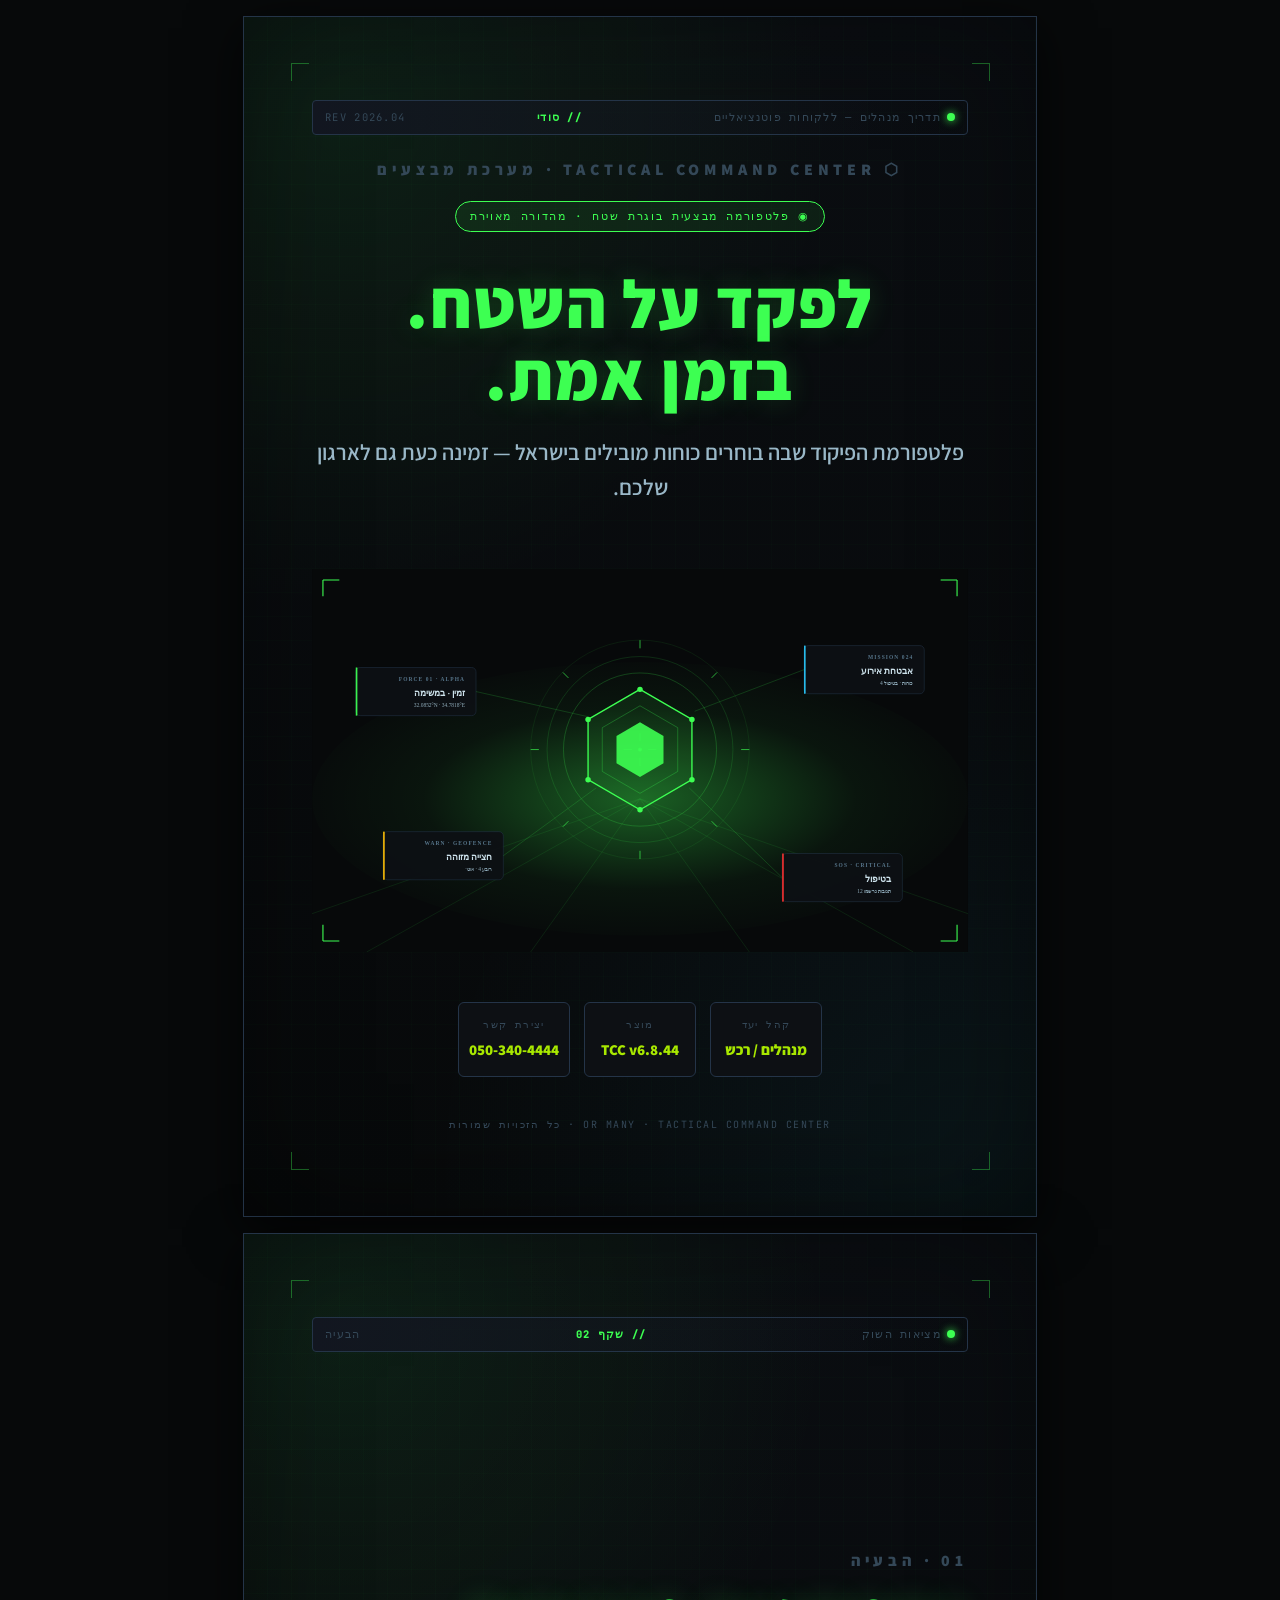
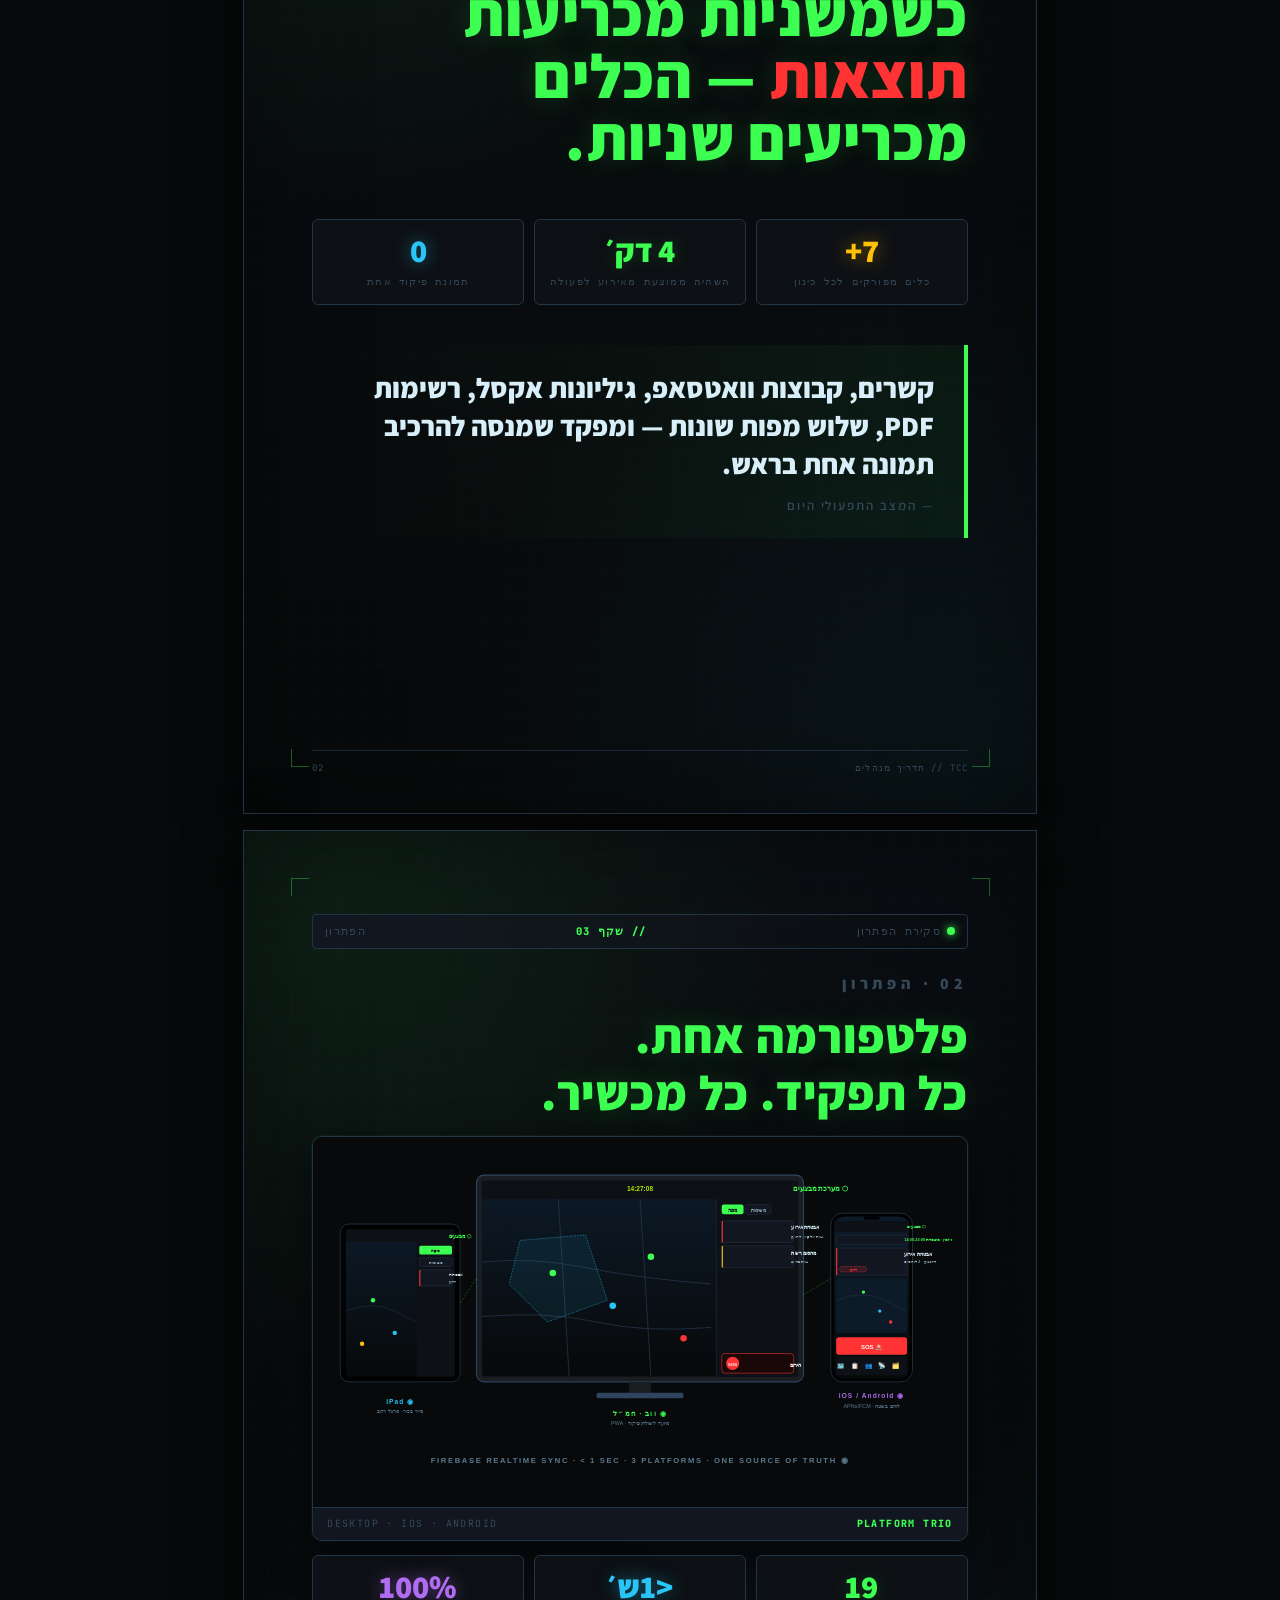
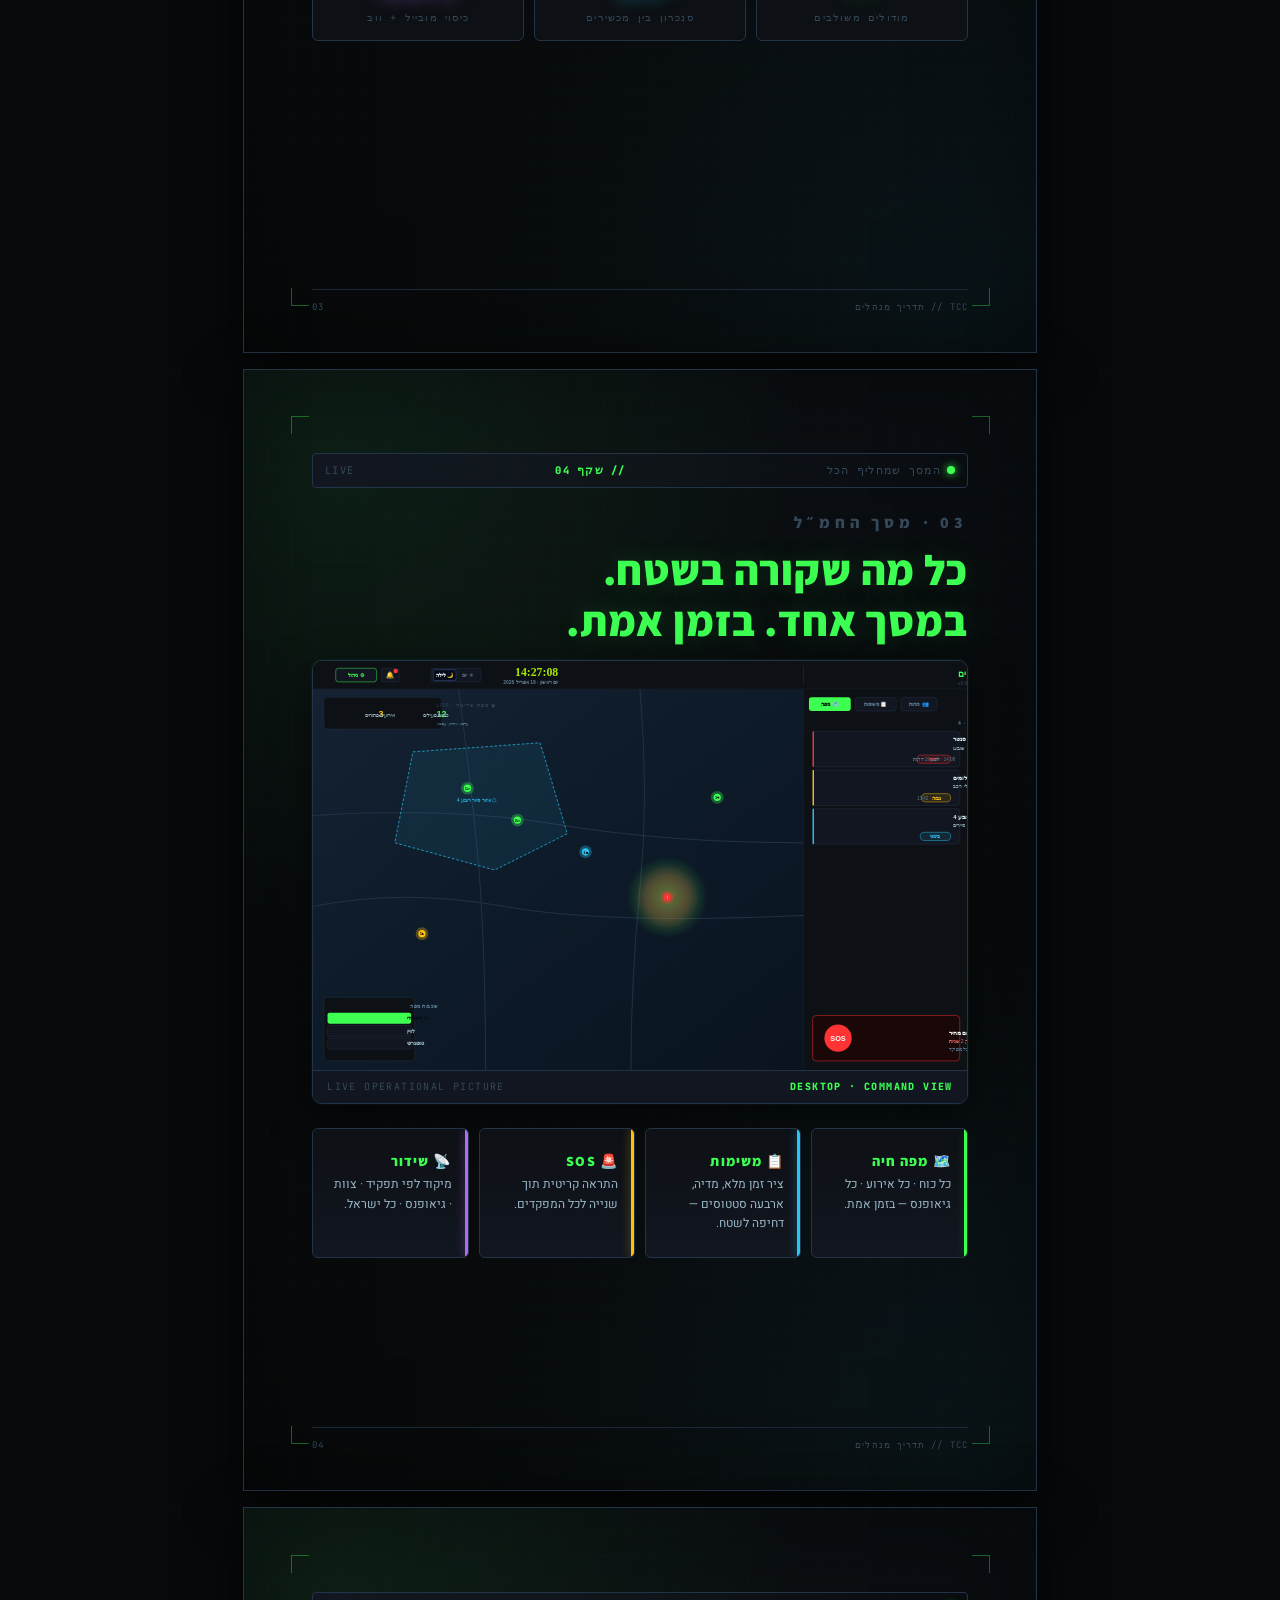
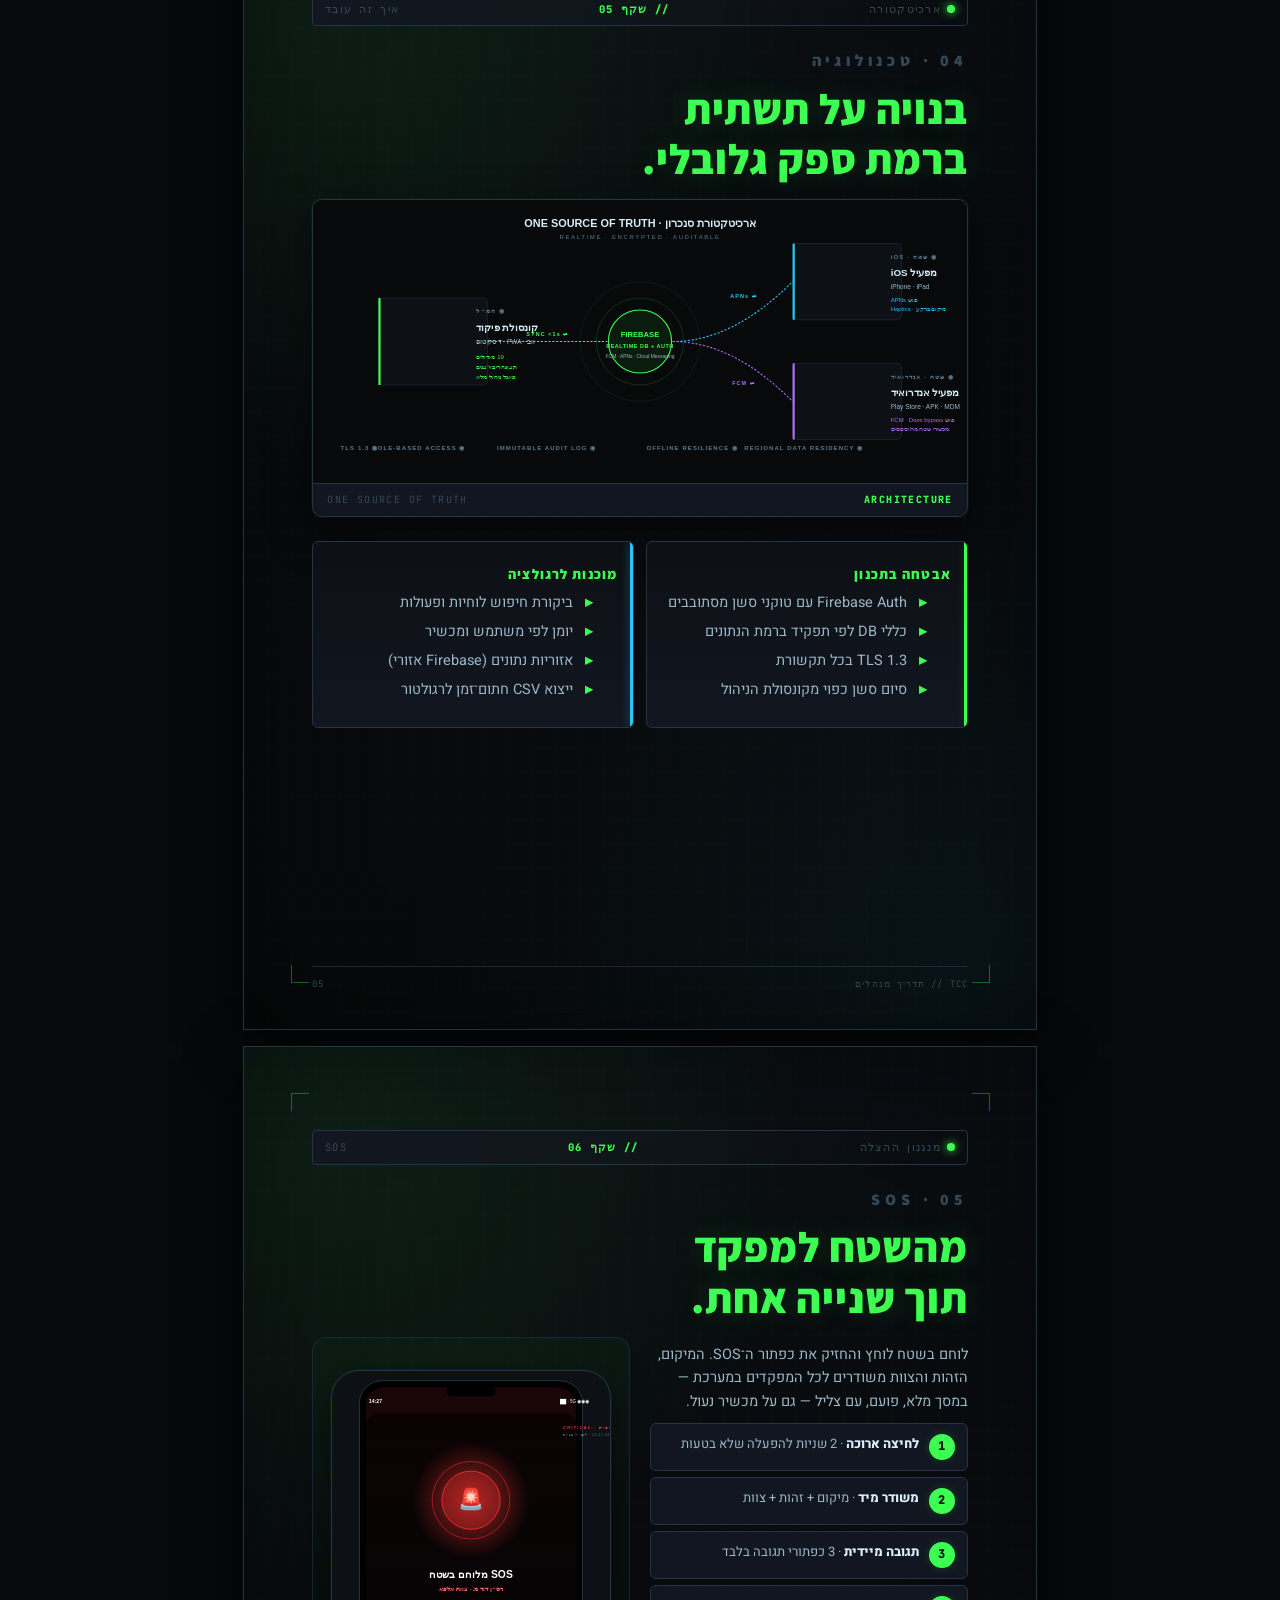
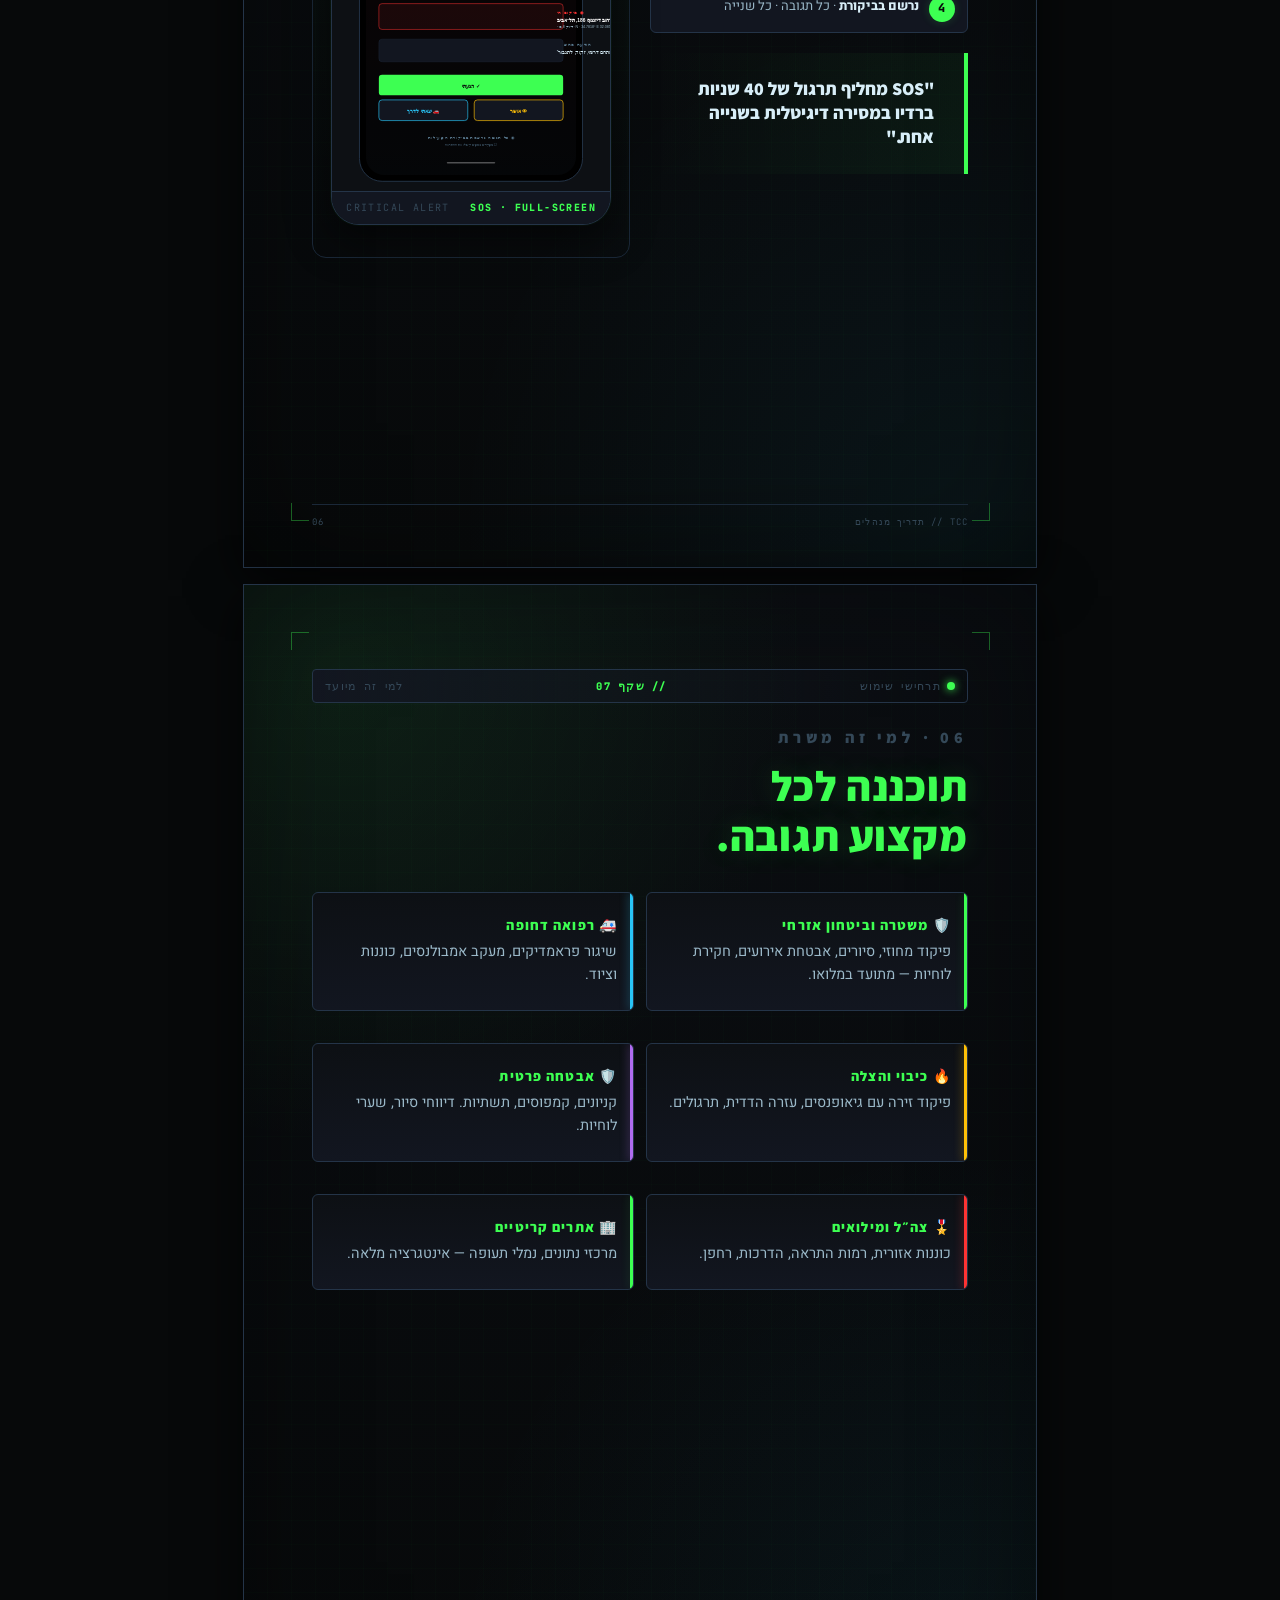
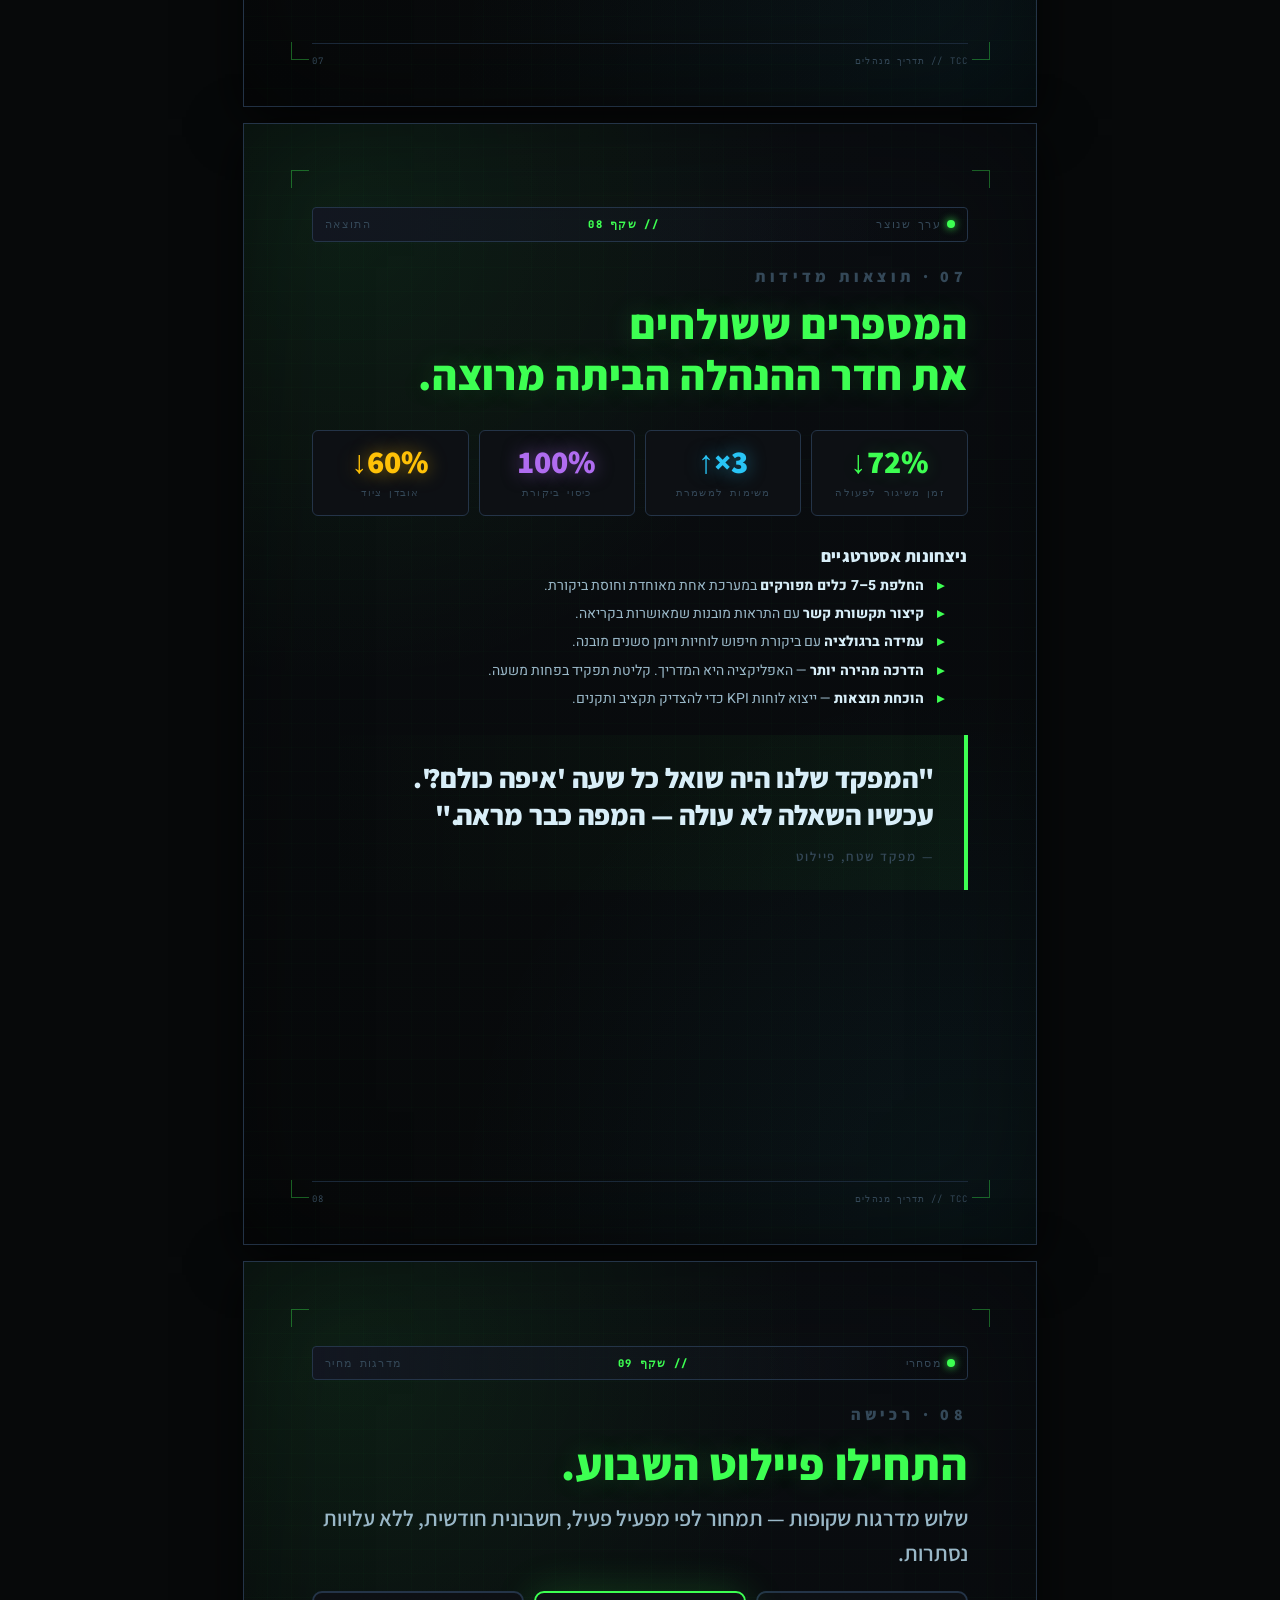
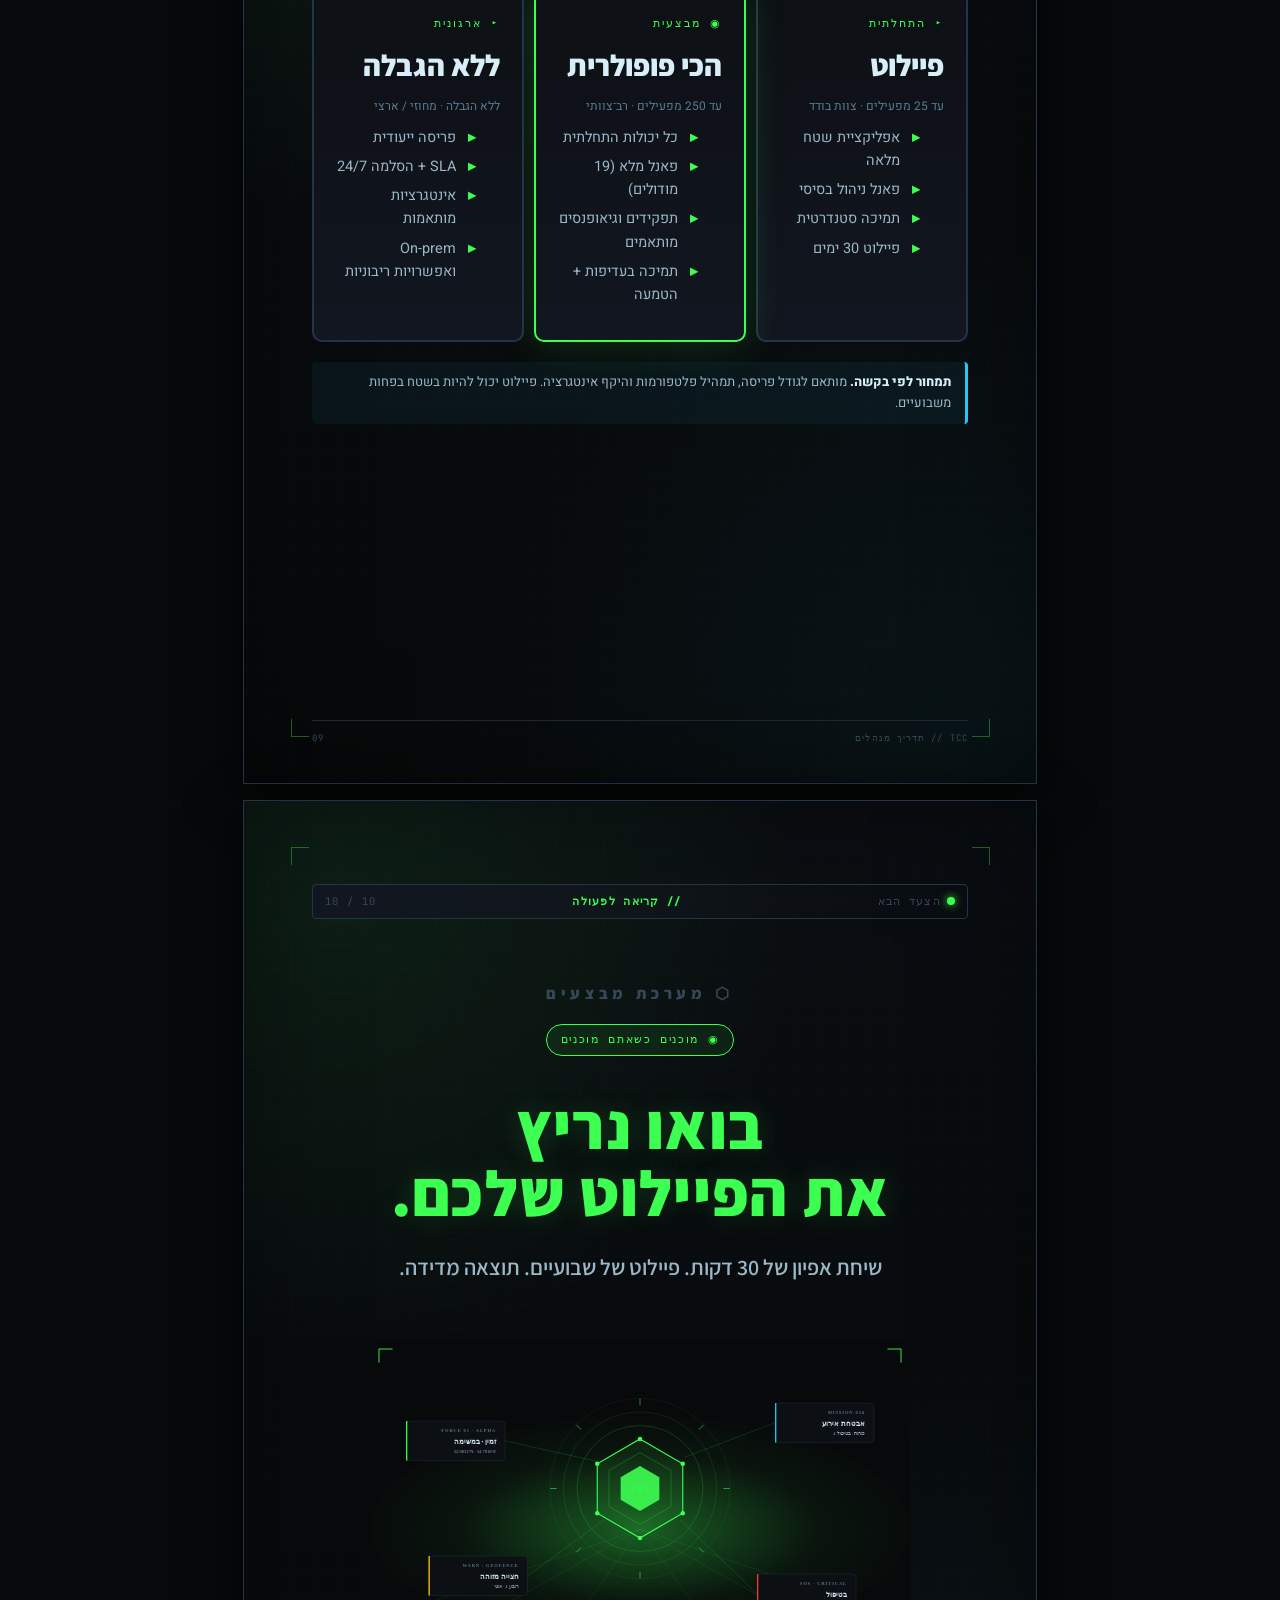
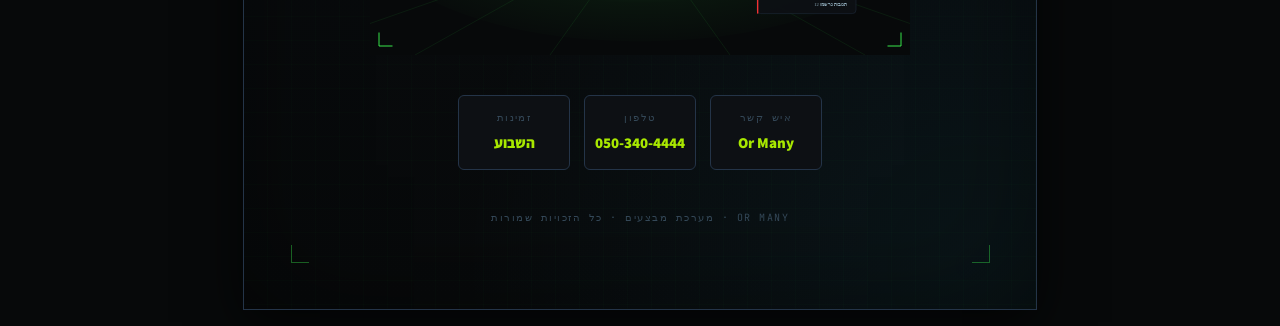
<file: docs/presentation-he.html>
<!DOCTYPE html>
<html lang="he" dir="rtl">
<head>
<meta charset="UTF-8">
<title>מערכת מבצעים — מצגת מכירה מאוירת</title>
<link rel="stylesheet" href="_shared.css">
<style>
  .hero2{min-height:calc(297mm - 44mm); display:flex; flex-direction:column; justify-content:center}
  .price-card{border:2px solid var(--border2); border-radius:10px; padding:22px; background:linear-gradient(180deg, var(--panel), var(--panel2)); position:relative}
  .price-card.feature{border-color:var(--accent); box-shadow:0 0 40px var(--glow)}
  .price-card .tier{font-family:var(--mono); font-size:11px; color:var(--accent); letter-spacing:0.18em; margin-bottom:8px}
  .price-card .amt{font-family:var(--font2); font-size:30px; font-weight:900; color:var(--texthi); margin-bottom:8px}
</style>
</head>
<body class="rtl">

<!-- 1 Cover -->
<section class="page cover">
  <div class="hud-strip">
    <span><span class="dot"></span>תדריך מנהלים — ללקוחות פוטנציאליים</span>
    <span class="classif">// סודי</span>
    <span>REV 2026.04</span>
  </div>
  <div class="cover-logo">⬡ TACTICAL COMMAND CENTER · מערכת מבצעים</div>
  <span class="cover-badge">◉ פלטפורמה מבצעית בוגרת שטח · מהדורה מאוירת</span>
  <h1 style="font-size:68px">לפקד על השטח.<br>בזמן אמת.</h1>
  <p class="cover-sub">פלטפורמת הפיקוד שבה בוחרים כוחות מובילים בישראל — זמינה כעת גם לארגון שלכם.</p>

  <div class="hero-img" style="max-width:680px; margin:20px auto">
    <img src="img/hero.svg" alt="">
  </div>

  <div class="cover-meta">
    <div class="m"><div class="l">קהל יעד</div><div class="v">מנהלים / רכש</div></div>
    <div class="m"><div class="l">מוצר</div><div class="v">TCC v6.8.44</div></div>
    <div class="m"><div class="l">יצירת קשר</div><div class="v">050-340-4444</div></div>
  </div>
  <div class="cover-foot">OR MANY · TACTICAL COMMAND CENTER · כל הזכויות שמורות</div>
</section>

<!-- 2 Problem -->
<section class="page">
  <div class="hud-strip">
    <span><span class="dot"></span>מציאות השוק</span>
    <span class="classif">// שקף 02</span>
    <span>הבעיה</span>
  </div>
  <div class="hero2">
    <div class="cover-logo" style="margin-bottom:10px">01 · הבעיה</div>
    <h1 style="font-size:62px; line-height:1">כשמשניות מכריעות<br><span style="color:var(--danger)">תוצאות</span> — הכלים<br>מכריעים שניות.</h1>
    <div class="grid3" style="margin-top:40px">
      <div class="stat"><div class="big warn">7+</div><div class="lbl">כלים מפורקים לכל כינון</div></div>
      <div class="stat"><div class="big">4 דק׳</div><div class="lbl">השהיה ממוצעת מאירוע לפעולה</div></div>
      <div class="stat"><div class="big blue">0</div><div class="lbl">תמונת פיקוד אחת</div></div>
    </div>
    <div class="bigquote" style="margin-top:40px">
      קשרים, קבוצות וואטסאפ, גיליונות אקסל, רשימות PDF, שלוש מפות שונות — ומפקד שמנסה להרכיב תמונה אחת בראש.
      <span class="by">— המצב התפעולי היום</span>
    </div>
  </div>
  <div class="foot"><span>TCC // תדריך מנהלים</span><span>02</span></div>
</section>

<!-- 3 Solution -->
<section class="page">
  <div class="hud-strip">
    <span><span class="dot"></span>סקירת הפתרון</span>
    <span class="classif">// שקף 03</span>
    <span>הפתרון</span>
  </div>
  <div class="cover-logo" style="margin-bottom:10px">02 · הפתרון</div>
  <h1 style="font-size:48px">פלטפורמה אחת.<br>כל תפקיד. כל מכשיר.</h1>

  <div class="screen">
    <img src="img/platform-trio.svg" alt="שלוש פלטפורמות">
    <div class="cap"><span class="t">PLATFORM TRIO</span><span>DESKTOP · iOS · ANDROID</span></div>
  </div>

  <div class="grid3" style="margin-top:14px">
    <div class="stat"><div class="big">19</div><div class="lbl">מודולים משולבים</div></div>
    <div class="stat"><div class="big blue">&lt;1ש׳</div><div class="lbl">סנכרון בין מכשירים</div></div>
    <div class="stat"><div class="big purple">100%</div><div class="lbl">כיסוי מובייל + ווב</div></div>
  </div>

  <div class="foot"><span>TCC // תדריך מנהלים</span><span>03</span></div>
</section>

<!-- 4 Live screens -->
<section class="page">
  <div class="hud-strip">
    <span><span class="dot"></span>המסך שמחליף הכל</span>
    <span class="classif">// שקף 04</span>
    <span>LIVE</span>
  </div>
  <div class="cover-logo" style="margin-bottom:10px">03 · מסך החמ״ל</div>
  <h1 style="font-size:42px">כל מה שקורה בשטח.<br>במסך אחד. בזמן אמת.</h1>

  <div class="screen">
    <img src="img/mock-desktop.svg" alt="מסך חמ״ל">
    <div class="cap"><span class="t">DESKTOP · COMMAND VIEW</span><span>LIVE OPERATIONAL PICTURE</span></div>
  </div>

  <div class="grid4" style="margin-top:14px">
    <div class="card"><h4>🗺️ מפה חיה</h4><p style="font-size:12px">כל כוח · כל אירוע · כל גיאופנס — בזמן אמת.</p></div>
    <div class="card blue"><h4>📋 משימות</h4><p style="font-size:12px">ציר זמן מלא, מדיה, ארבעה סטטוסים — דחיפה לשטח.</p></div>
    <div class="card warn"><h4>🚨 SOS</h4><p style="font-size:12px">התראה קריטית תוך שנייה לכל המפקדים.</p></div>
    <div class="card purple"><h4>📡 שידור</h4><p style="font-size:12px">מיקוד לפי תפקיד · צוות · גיאופנס · כל ישראל.</p></div>
  </div>

  <div class="foot"><span>TCC // תדריך מנהלים</span><span>04</span></div>
</section>

<!-- 5 Architecture -->
<section class="page">
  <div class="hud-strip">
    <span><span class="dot"></span>ארכיטקטורה</span>
    <span class="classif">// שקף 05</span>
    <span>איך זה עובד</span>
  </div>
  <div class="cover-logo" style="margin-bottom:10px">04 · טכנולוגיה</div>
  <h1 style="font-size:42px">בנויה על תשתית<br>ברמת ספק גלובלי.</h1>

  <div class="screen">
    <img src="img/dataflow.svg" alt="ארכיטקטורה">
    <div class="cap"><span class="t">ARCHITECTURE</span><span>ONE SOURCE OF TRUTH</span></div>
  </div>

  <div class="grid2" style="margin-top:10px">
    <div class="card">
      <h4>אבטחה בתכנון</h4>
      <ul class="check">
        <li>Firebase Auth עם טוקני סשן מסתובבים</li>
        <li>כללי DB לפי תפקיד ברמת הנתונים</li>
        <li>TLS 1.3 בכל תקשורת</li>
        <li>סיום סשן כפוי מקונסולת הניהול</li>
      </ul>
    </div>
    <div class="card blue">
      <h4>מוכנות לרגולציה</h4>
      <ul class="check">
        <li>ביקורת חיפוש לוחיות ופעולות</li>
        <li>יומן לפי משתמש ומכשיר</li>
        <li>אזוריות נתונים (Firebase אזורי)</li>
        <li>ייצוא CSV חתום־זמן לרגולטור</li>
      </ul>
    </div>
  </div>

  <div class="foot"><span>TCC // תדריך מנהלים</span><span>05</span></div>
</section>

<!-- 6 SOS demonstration -->
<section class="page">
  <div class="hud-strip">
    <span><span class="dot"></span>מנגנון ההצלה</span>
    <span class="classif">// שקף 06</span>
    <span>SOS</span>
  </div>
  <div class="cover-logo" style="margin-bottom:10px">05 · SOS</div>
  <h1 style="font-size:42px">מהשטח למפקד<br>תוך שנייה אחת.</h1>

  <div class="walk">
    <div class="text">
      <p>לוחם בשטח לוחץ והחזיק את כפתור ה־SOS. המיקום, הזהות והצוות משודרים לכל המפקדים במערכת — במסך מלא, פועם, עם צליל — גם על מכשיר נעול.</p>

      <div class="annot"><span class="num">1</span><span class="bd"><strong>לחיצה ארוכה</strong> · 2 שניות להפעלה שלא בטעות</span></div>
      <div class="annot"><span class="num">2</span><span class="bd"><strong>משודר מיד</strong> · מיקום + זהות + צוות</span></div>
      <div class="annot"><span class="num">3</span><span class="bd"><strong>תגובה מיידית</strong> · 3 כפתורי תגובה בלבד</span></div>
      <div class="annot"><span class="num">4</span><span class="bd"><strong>נרשם בביקורת</strong> · כל תגובה · כל שנייה</span></div>

      <div class="bigquote" style="margin-top:20px; font-size:18px">
        "SOS מחליף תרגול של 40 שניות ברדיו במסירה דיגיטלית בשנייה אחת."
      </div>
    </div>
    <div class="device">
      <div class="screen phone">
        <img src="img/mock-sos.svg" alt="SOS">
        <div class="cap"><span class="t">SOS · FULL-SCREEN</span><span>CRITICAL ALERT</span></div>
      </div>
    </div>
  </div>

  <div class="foot"><span>TCC // תדריך מנהלים</span><span>06</span></div>
</section>

<!-- 7 Use cases -->
<section class="page">
  <div class="hud-strip">
    <span><span class="dot"></span>תרחישי שימוש</span>
    <span class="classif">// שקף 07</span>
    <span>למי זה מיועד</span>
  </div>
  <div class="cover-logo" style="margin-bottom:10px">06 · למי זה משרת</div>
  <h1 style="font-size:42px">תוכננה לכל<br>מקצוע תגובה.</h1>

  <div class="grid2" style="margin-top:20px">
    <div class="card"><h4>🛡️ משטרה וביטחון אזרחי</h4><p>פיקוד מחוזי, סיורים, אבטחת אירועים, חקירת לוחיות — מתועד במלואו.</p></div>
    <div class="card blue"><h4>🚑 רפואה דחופה</h4><p>שיגור פראמדיקים, מעקב אמבולנסים, כוננות וציוד.</p></div>
    <div class="card warn"><h4>🔥 כיבוי והצלה</h4><p>פיקוד זירה עם גיאופנסים, עזרה הדדית, תרגולים.</p></div>
    <div class="card purple"><h4>🛡️ אבטחה פרטית</h4><p>קניונים, קמפוסים, תשתיות. דיווחי סיור, שערי לוחיות.</p></div>
    <div class="card danger"><h4>🎖️ צה״ל ומילואים</h4><p>כוננות אזורית, רמות התראה, הדרכות, רחפן.</p></div>
    <div class="card"><h4>🏢 אתרים קריטיים</h4><p>מרכזי נתונים, נמלי תעופה — אינטגרציה מלאה.</p></div>
  </div>

  <div class="foot"><span>TCC // תדריך מנהלים</span><span>07</span></div>
</section>

<!-- 8 Value -->
<section class="page">
  <div class="hud-strip">
    <span><span class="dot"></span>ערך שנוצר</span>
    <span class="classif">// שקף 08</span>
    <span>התוצאה</span>
  </div>
  <div class="cover-logo" style="margin-bottom:10px">07 · תוצאות מדידות</div>
  <h1 style="font-size:42px">המספרים ששולחים<br>את חדר ההנהלה הביתה מרוצה.</h1>

  <div class="grid4" style="margin-top:30px">
    <div class="stat"><div class="big">72%↓</div><div class="lbl">זמן משיגור לפעולה</div></div>
    <div class="stat"><div class="big blue">3×↑</div><div class="lbl">משימות למשמרת</div></div>
    <div class="stat"><div class="big purple">100%</div><div class="lbl">כיסוי ביקורת</div></div>
    <div class="stat"><div class="big warn">60%↓</div><div class="lbl">אובדן ציוד</div></div>
  </div>

  <h3 style="margin-top:30px">ניצחונות אסטרטגיים</h3>
  <ul class="check" style="font-size:14px">
    <li><strong>החלפת 5–7 כלים מפורקים</strong> במערכת אחת מאוחדת וחוסת ביקורת.</li>
    <li><strong>קיצור תקשורת קשר</strong> עם התראות מובנות שמאושרות בקריאה.</li>
    <li><strong>עמידה ברגולציה</strong> עם ביקורת חיפוש לוחיות ויומן סשנים מובנה.</li>
    <li><strong>הדרכה מהירה יותר</strong> — האפליקציה היא המדריך. קליטת תפקיד בפחות משעה.</li>
    <li><strong>הוכחת תוצאות</strong> — ייצוא לוחות KPI כדי להצדיק תקציב ותקנים.</li>
  </ul>

  <div class="bigquote" style="margin-top:24px">
    "המפקד שלנו היה שואל כל שעה 'איפה כולם?'. עכשיו השאלה לא עולה — המפה כבר מראה."
    <span class="by">— מפקד שטח, פיילוט</span>
  </div>
  <div class="foot"><span>TCC // תדריך מנהלים</span><span>08</span></div>
</section>

<!-- 9 Pricing -->
<section class="page">
  <div class="hud-strip">
    <span><span class="dot"></span>מסחרי</span>
    <span class="classif">// שקף 09</span>
    <span>מדרגות מחיר</span>
  </div>
  <div class="cover-logo" style="margin-bottom:10px">08 · רכישה</div>
  <h1 style="font-size:44px">התחילו פיילוט השבוע.</h1>
  <p class="cover-sub" style="margin-bottom:20px">שלוש מדרגות שקופות — תמחור לפי מפעיל פעיל, חשבונית חודשית, ללא עלויות נסתרות.</p>

  <div class="grid3" style="margin-top:16px">
    <div class="price-card">
      <div class="tier">▸ התחלתית</div>
      <div class="amt">פיילוט</div>
      <p style="font-size:12px; color:var(--text2)">עד 25 מפעילים · צוות בודד</p>
      <ul class="check" style="margin-top:10px">
        <li>אפליקציית שטח מלאה</li>
        <li>פאנל ניהול בסיסי</li>
        <li>תמיכה סטנדרטית</li>
        <li>פיילוט 30 ימים</li>
      </ul>
    </div>
    <div class="price-card feature">
      <div class="tier">◉ מבצעית</div>
      <div class="amt">הכי פופולרית</div>
      <p style="font-size:12px; color:var(--text2)">עד 250 מפעילים · רב־צוותי</p>
      <ul class="check" style="margin-top:10px">
        <li>כל יכולות התחלתית</li>
        <li>פאנל מלא (19 מודולים)</li>
        <li>תפקידים וגיאופנסים מותאמים</li>
        <li>תמיכה בעדיפות + הטמעה</li>
      </ul>
    </div>
    <div class="price-card">
      <div class="tier">▸ ארגונית</div>
      <div class="amt">ללא הגבלה</div>
      <p style="font-size:12px; color:var(--text2)">ללא הגבלה · מחוזי / ארצי</p>
      <ul class="check" style="margin-top:10px">
        <li>פריסה ייעודית</li>
        <li>SLA + הסלמה 24/7</li>
        <li>אינטגרציות מותאמות</li>
        <li>On-prem ואפשרויות ריבוניות</li>
      </ul>
    </div>
  </div>

  <div class="note" style="margin-top:20px"><strong>תמחור לפי בקשה.</strong> מותאם לגודל פריסה, תמהיל פלטפורמות והיקף אינטגרציה. פיילוט יכול להיות בשטח בפחות משבועיים.</div>

  <div class="foot"><span>TCC // תדריך מנהלים</span><span>09</span></div>
</section>

<!-- 10 CTA -->
<section class="page cover">
  <div class="hud-strip">
    <span><span class="dot"></span>הצעד הבא</span>
    <span class="classif">// קריאה לפעולה</span>
    <span>10 / 10</span>
  </div>
  <div class="cover-logo" style="margin-top:40px">⬡ מערכת מבצעים</div>
  <span class="cover-badge">◉ מוכנים כשאתם מוכנים</span>
  <h1 style="font-size:64px">בואו נריץ<br>את הפיילוט שלכם.</h1>
  <p class="cover-sub">שיחת אפיון של 30 דקות. פיילוט של שבועיים. תוצאה מדידה.</p>

  <div class="hero-img" style="max-width:540px; margin:10px auto">
    <img src="img/hero.svg" alt="">
  </div>

  <div class="cover-meta" style="max-width:620px">
    <div class="m"><div class="l">איש קשר</div><div class="v">Or Many</div></div>
    <div class="m"><div class="l">טלפון</div><div class="v">050-340-4444</div></div>
    <div class="m"><div class="l">זמינות</div><div class="v">השבוע</div></div>
  </div>

  <div class="cover-foot">OR MANY · מערכת מבצעים · כל הזכויות שמורות</div>
</section>

</body>
</html>
</file>
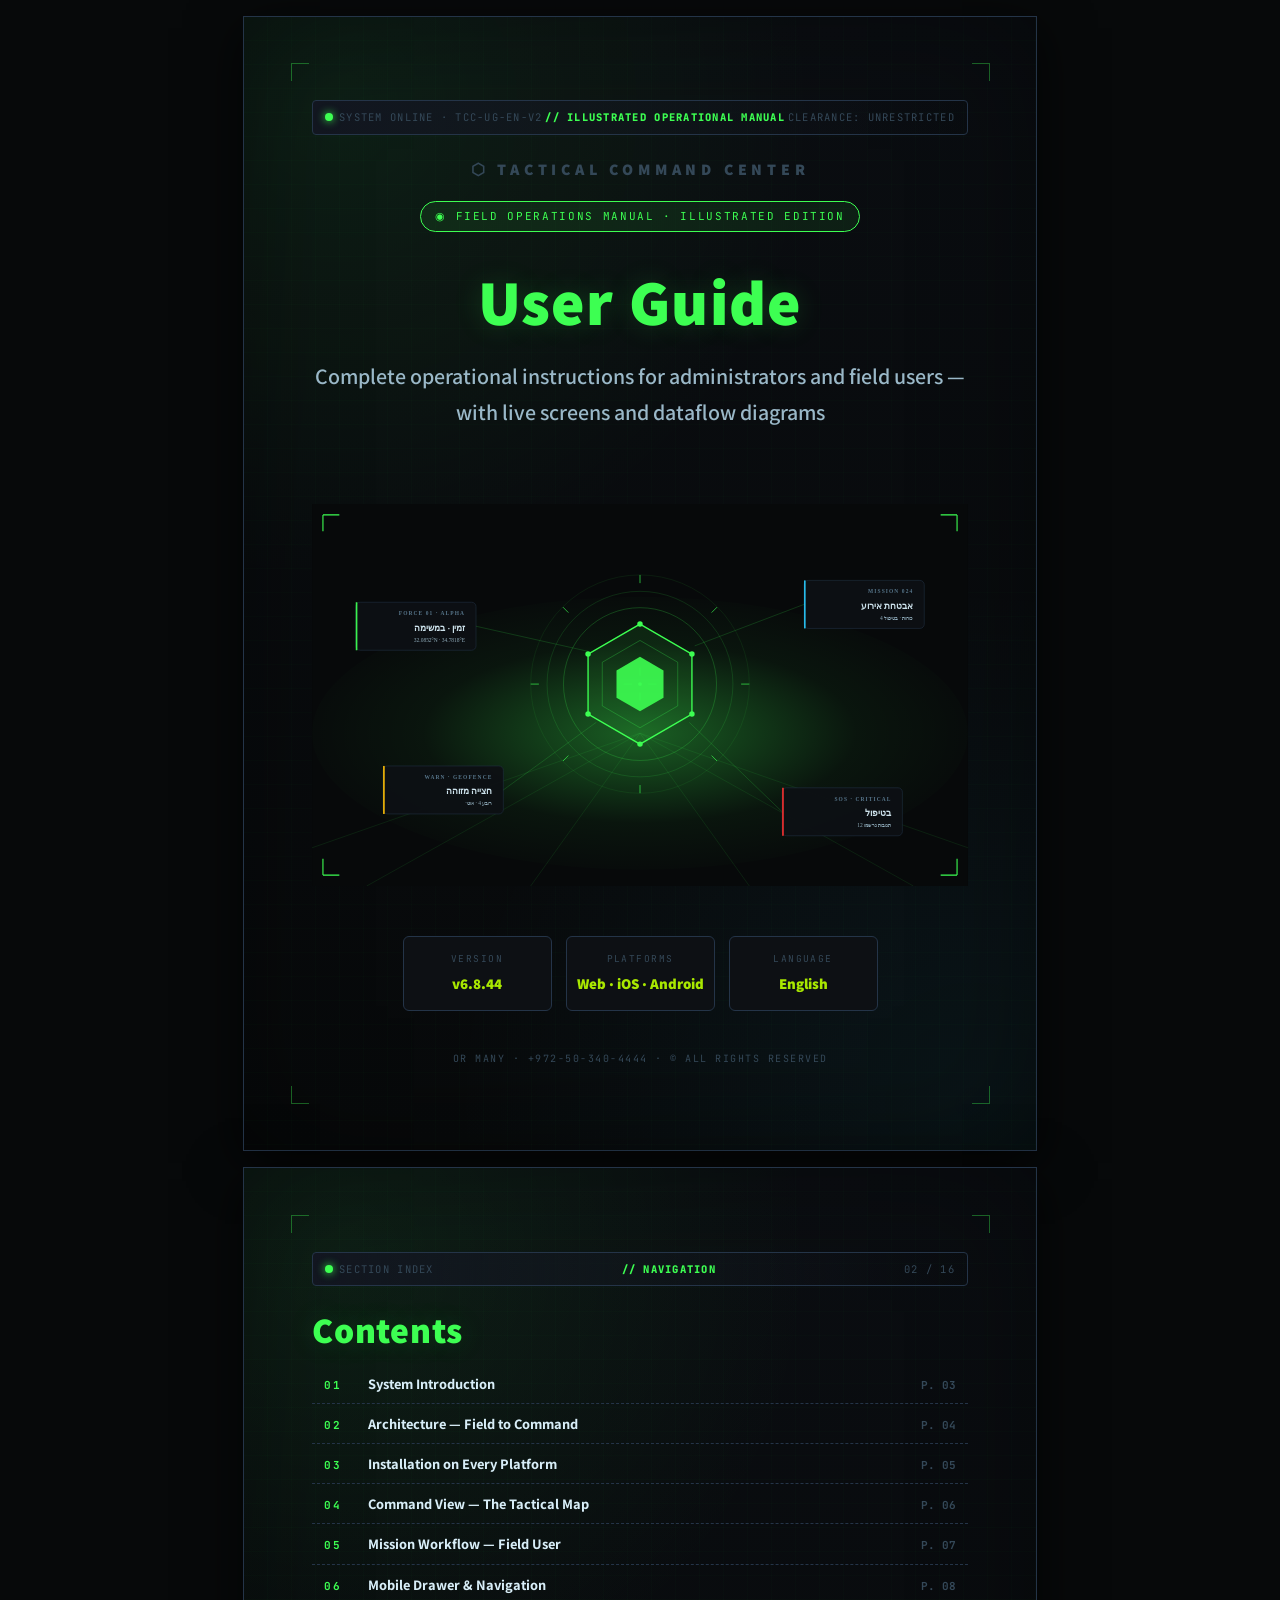
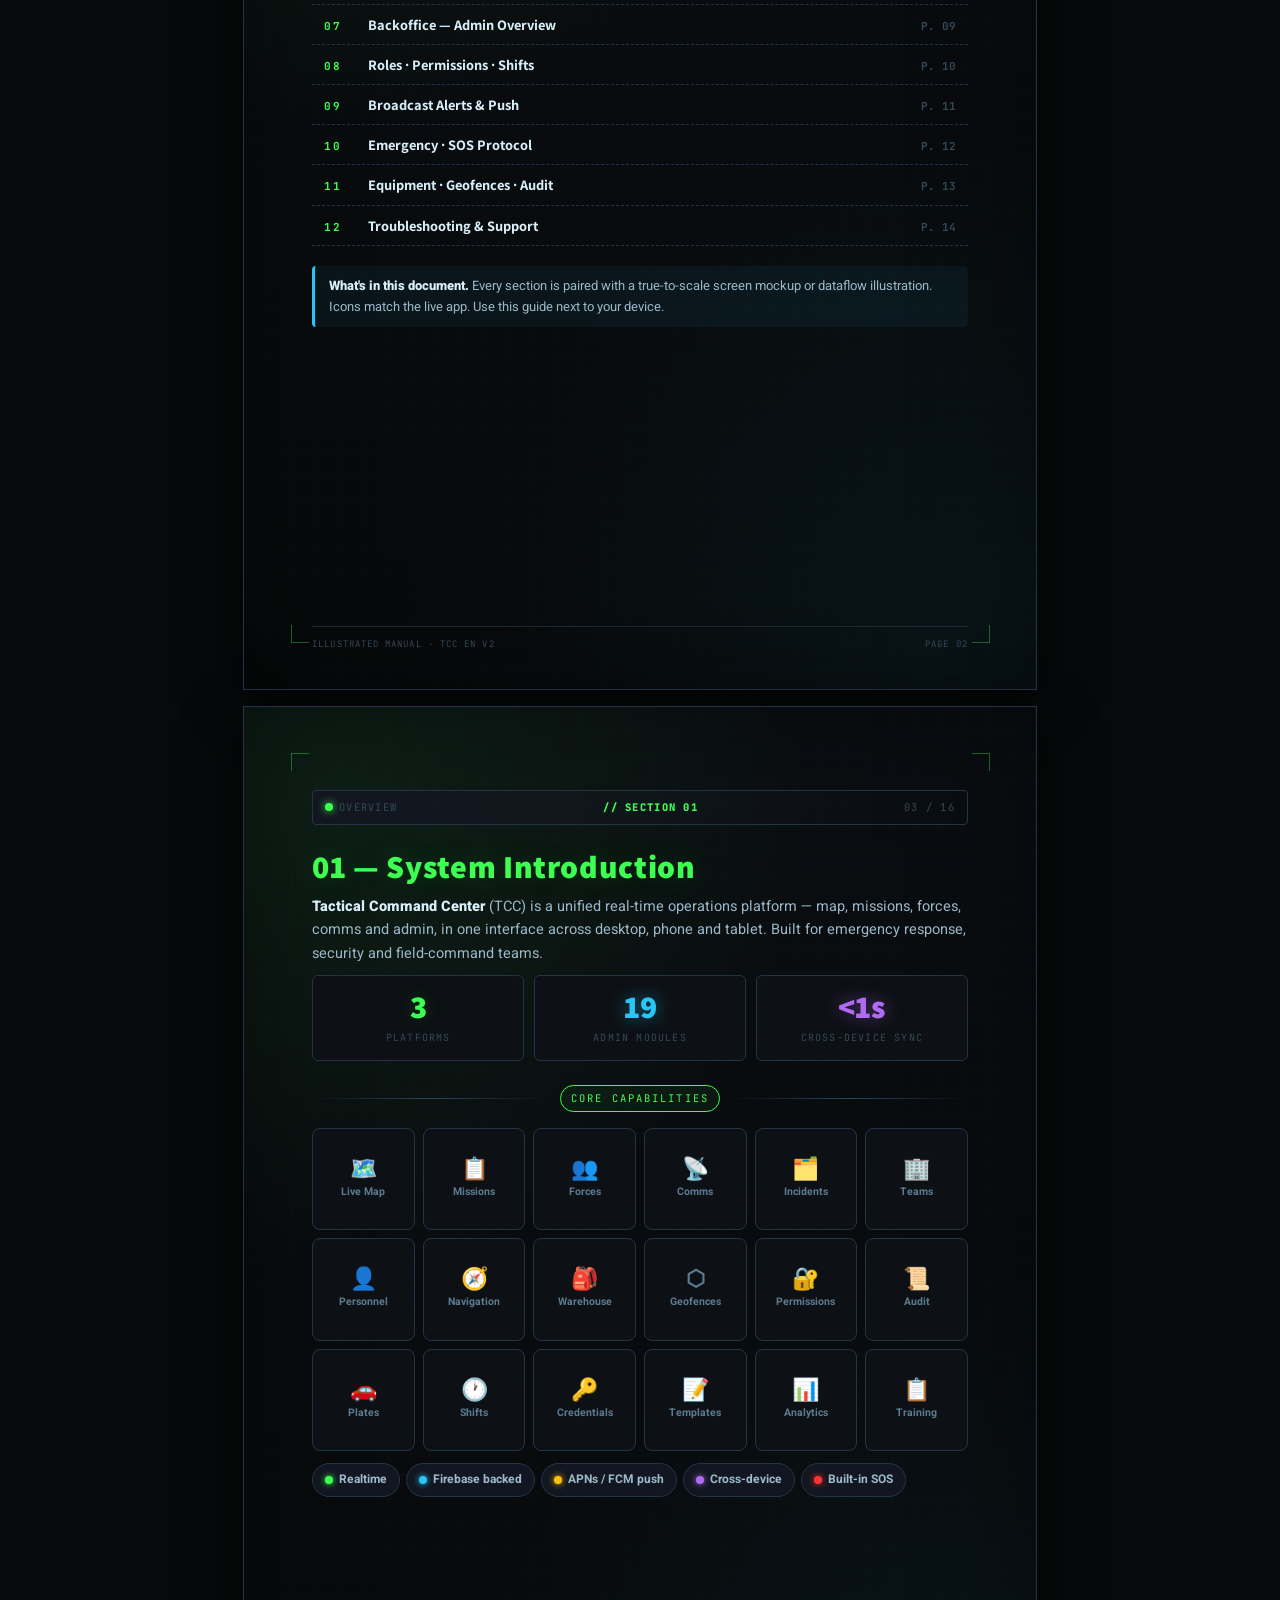
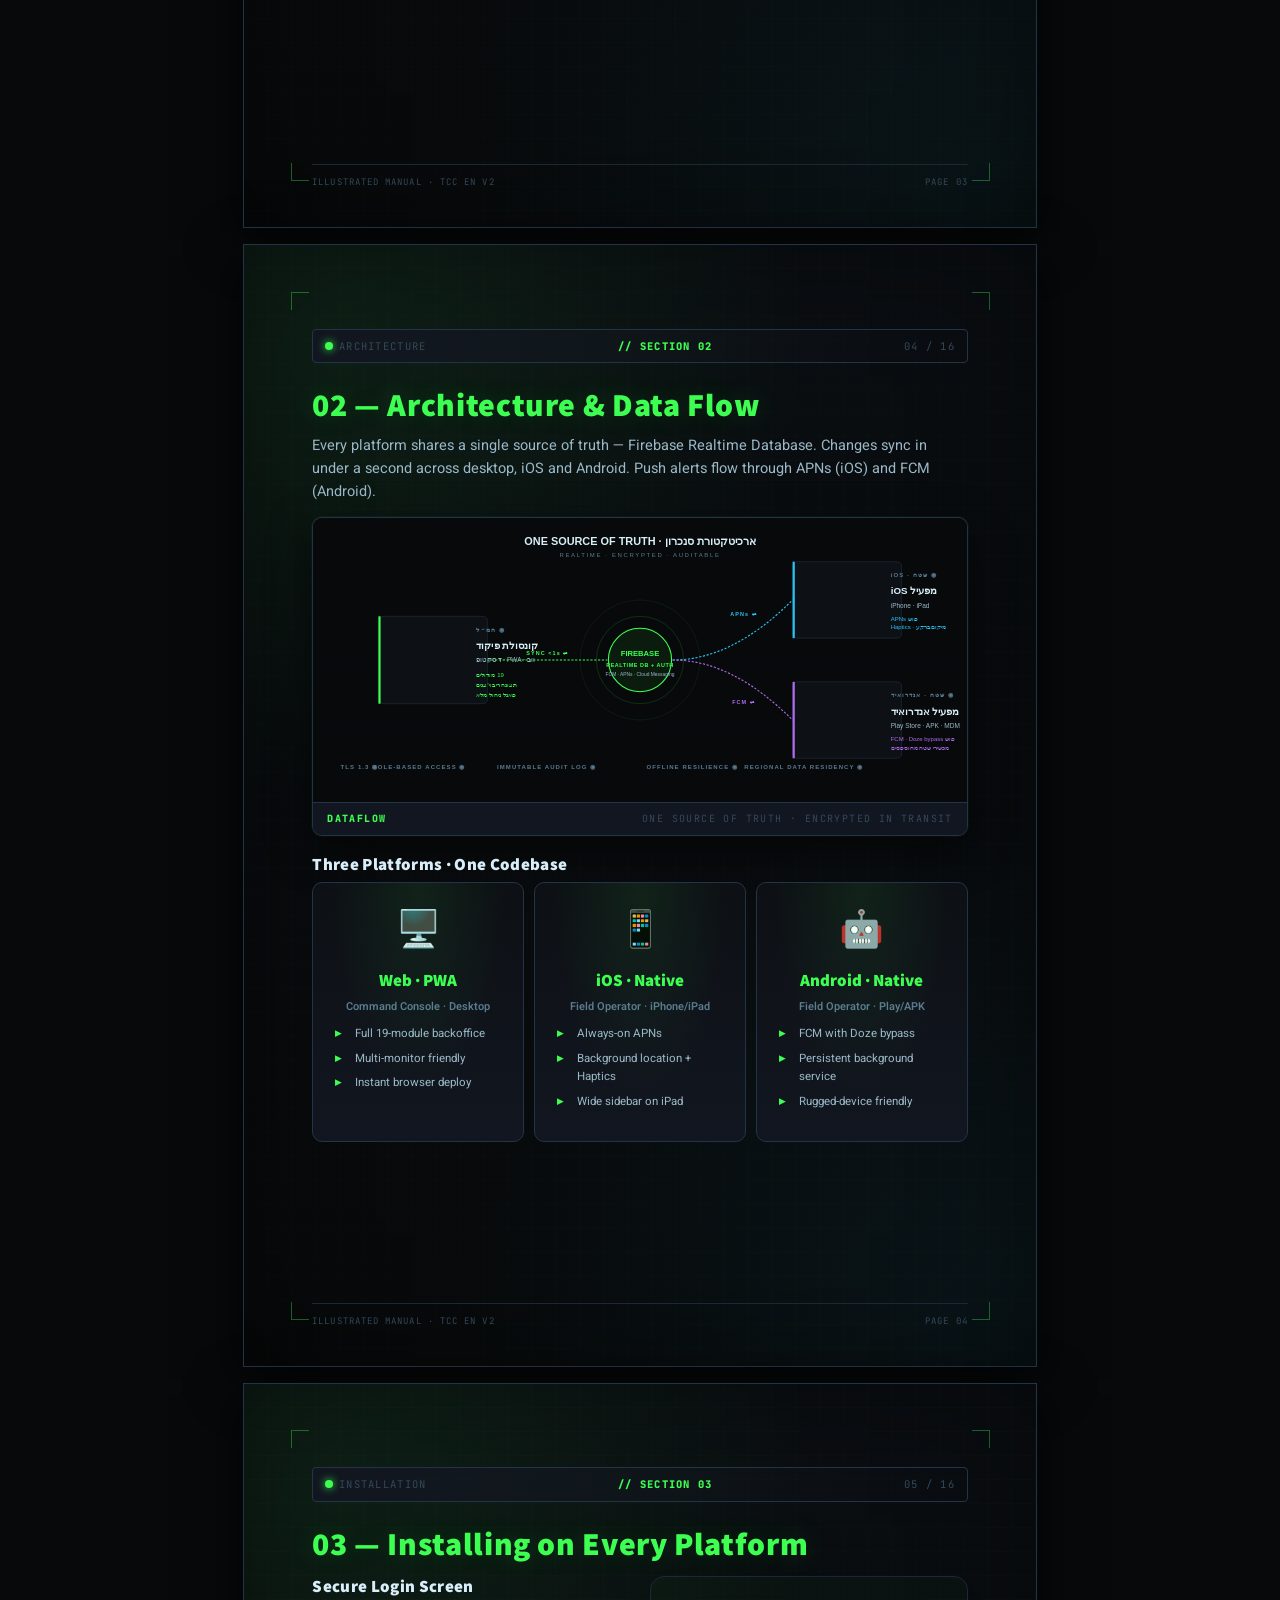
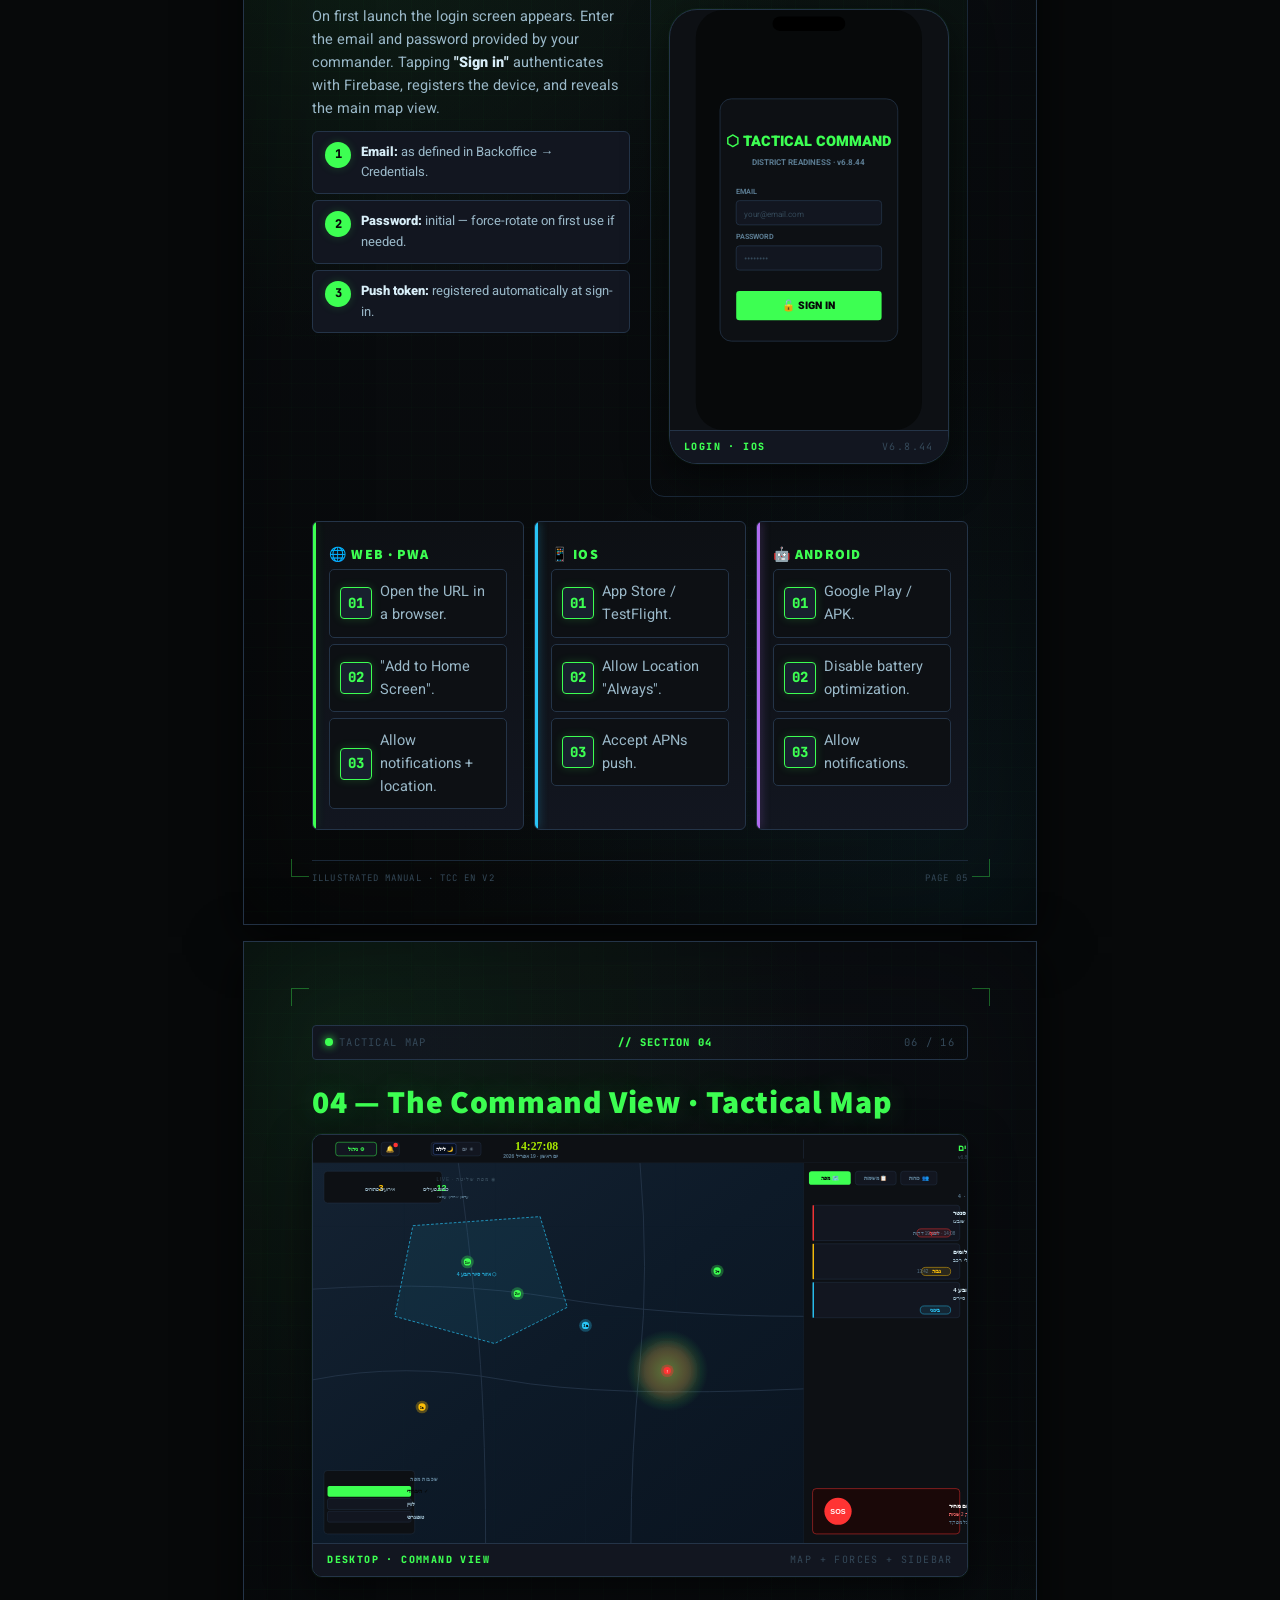
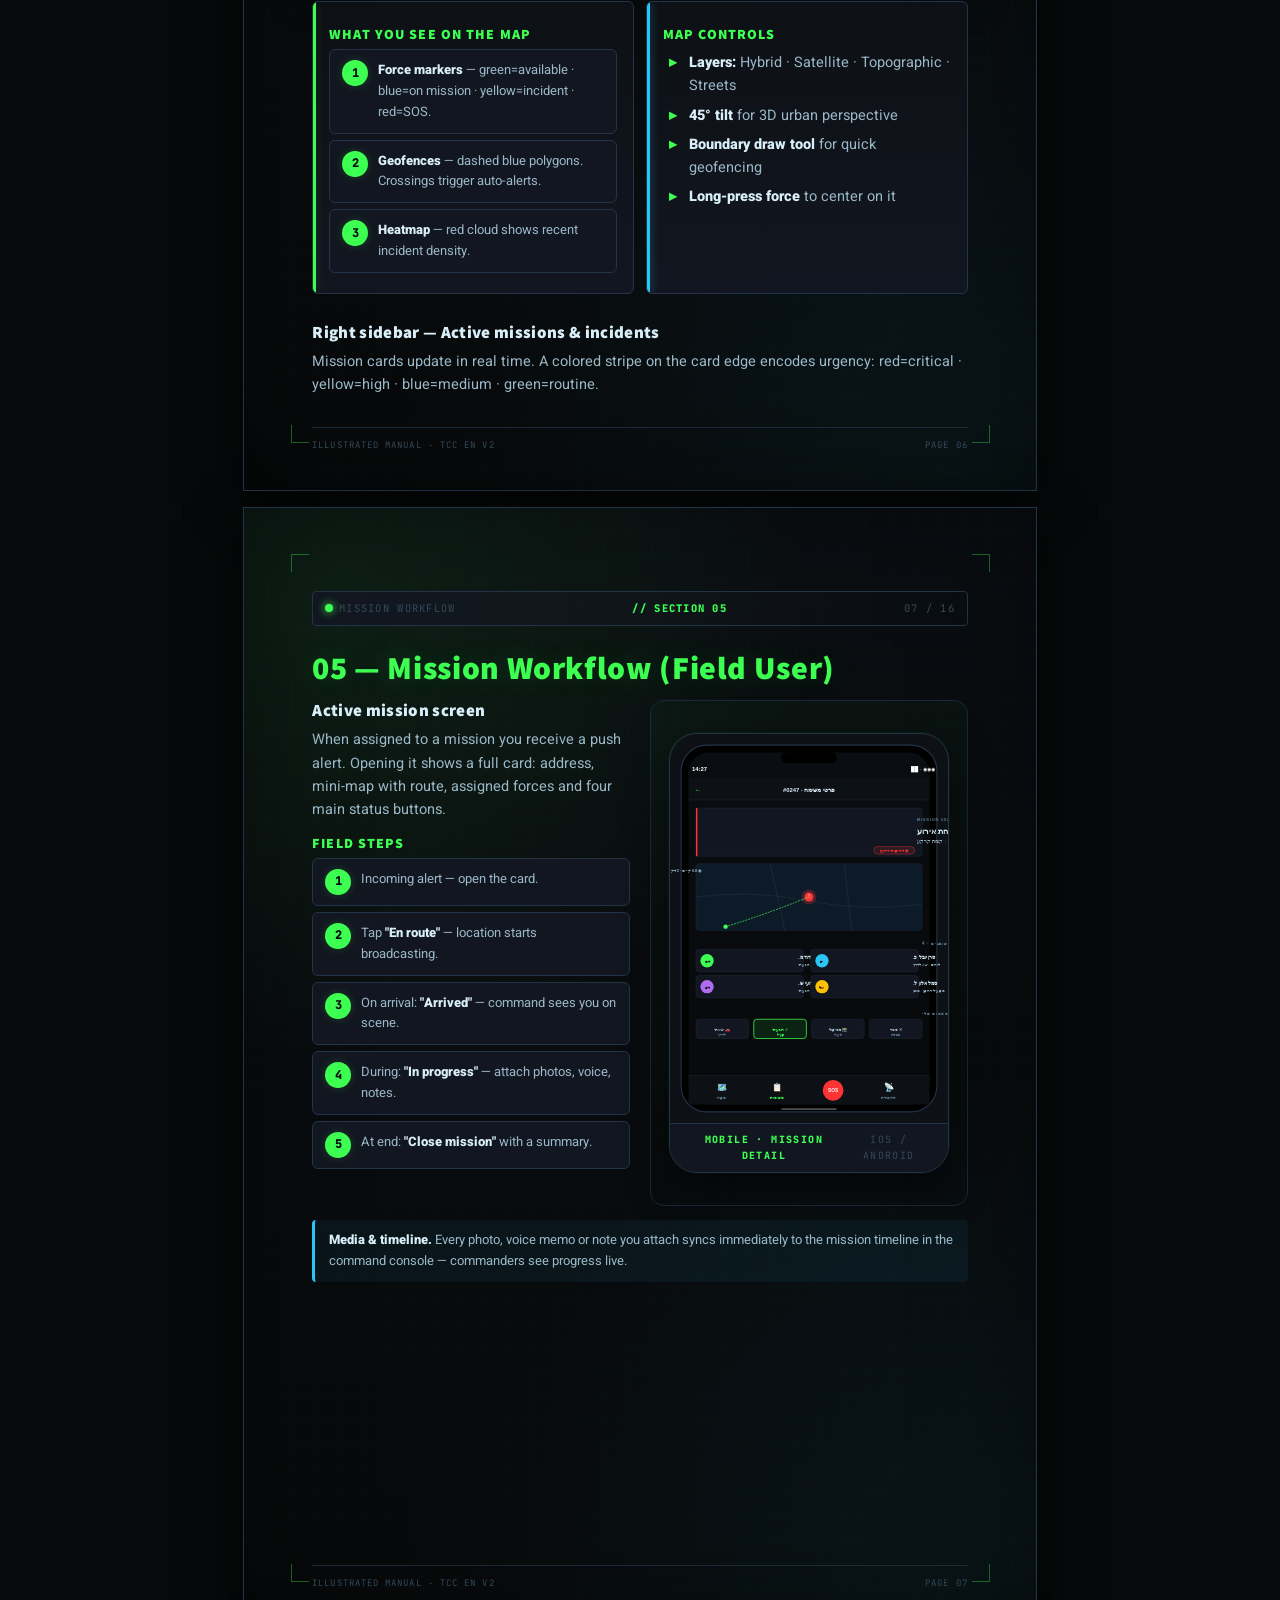
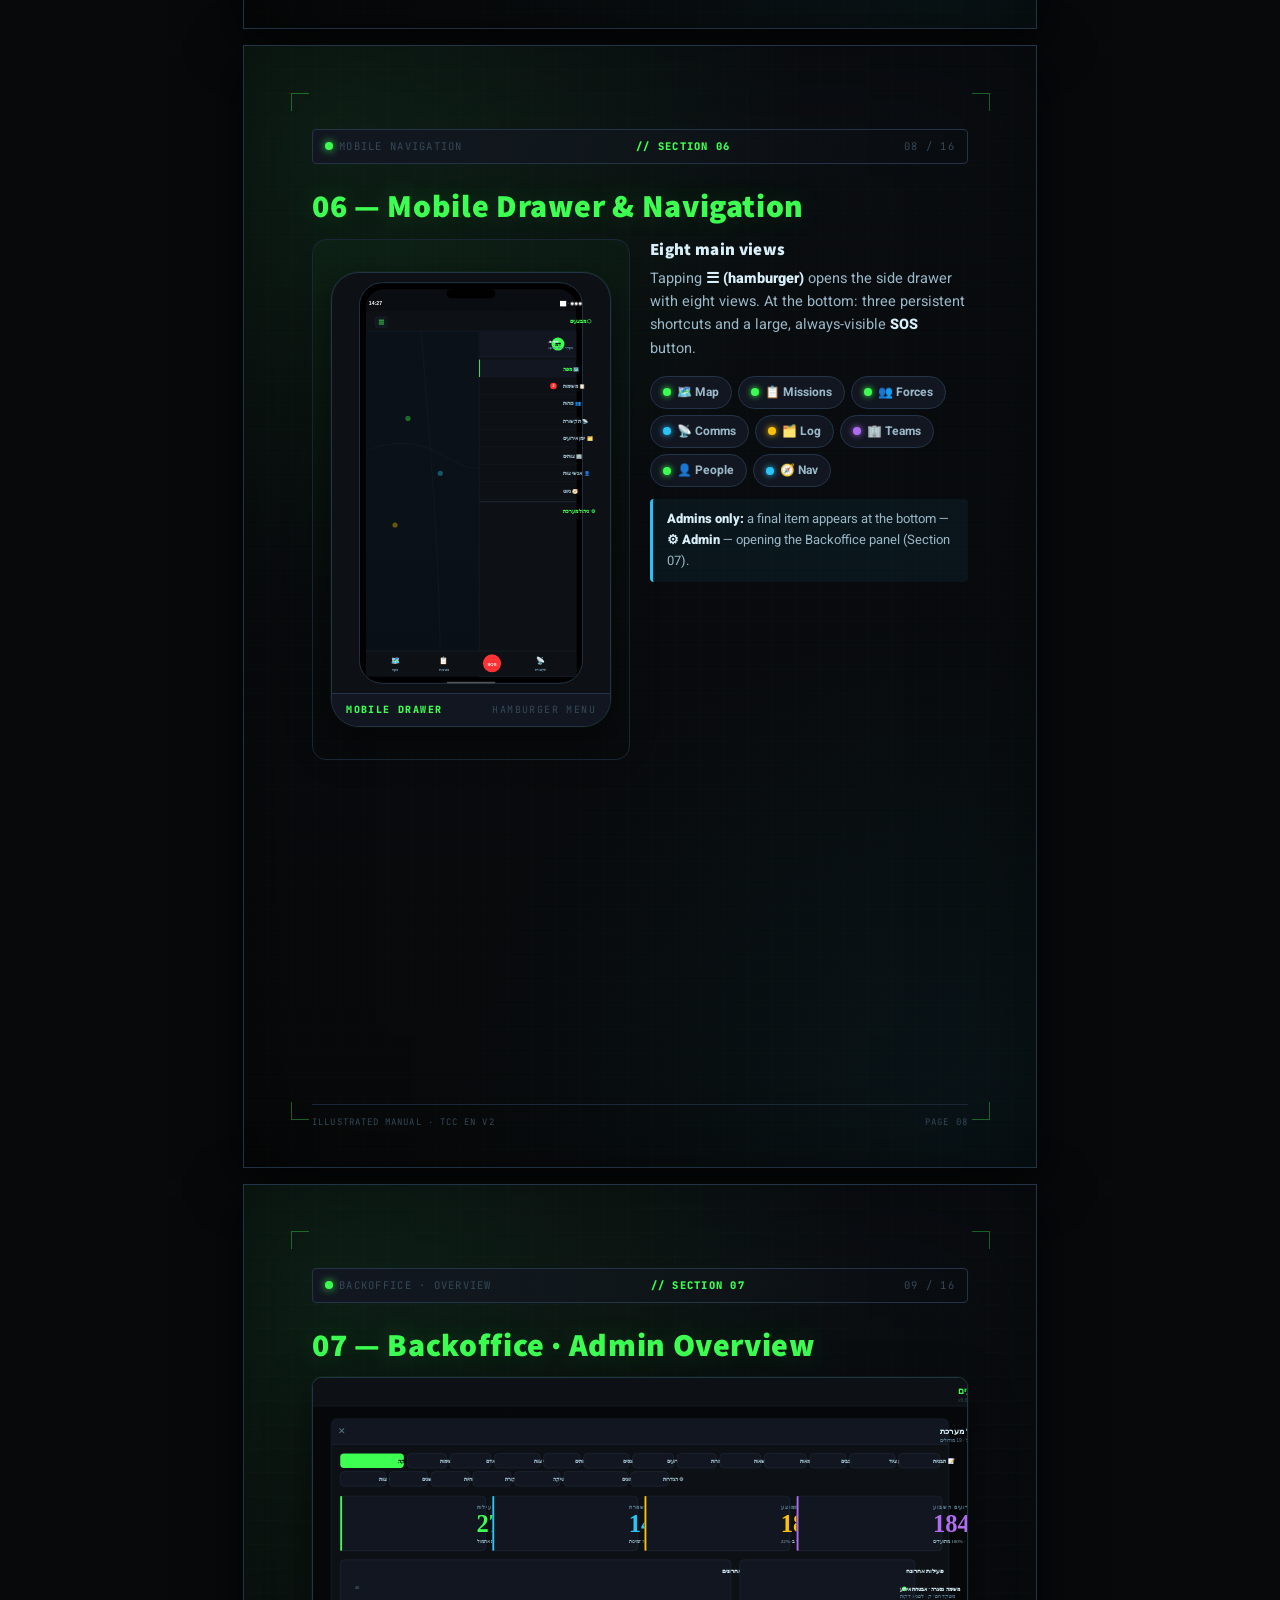
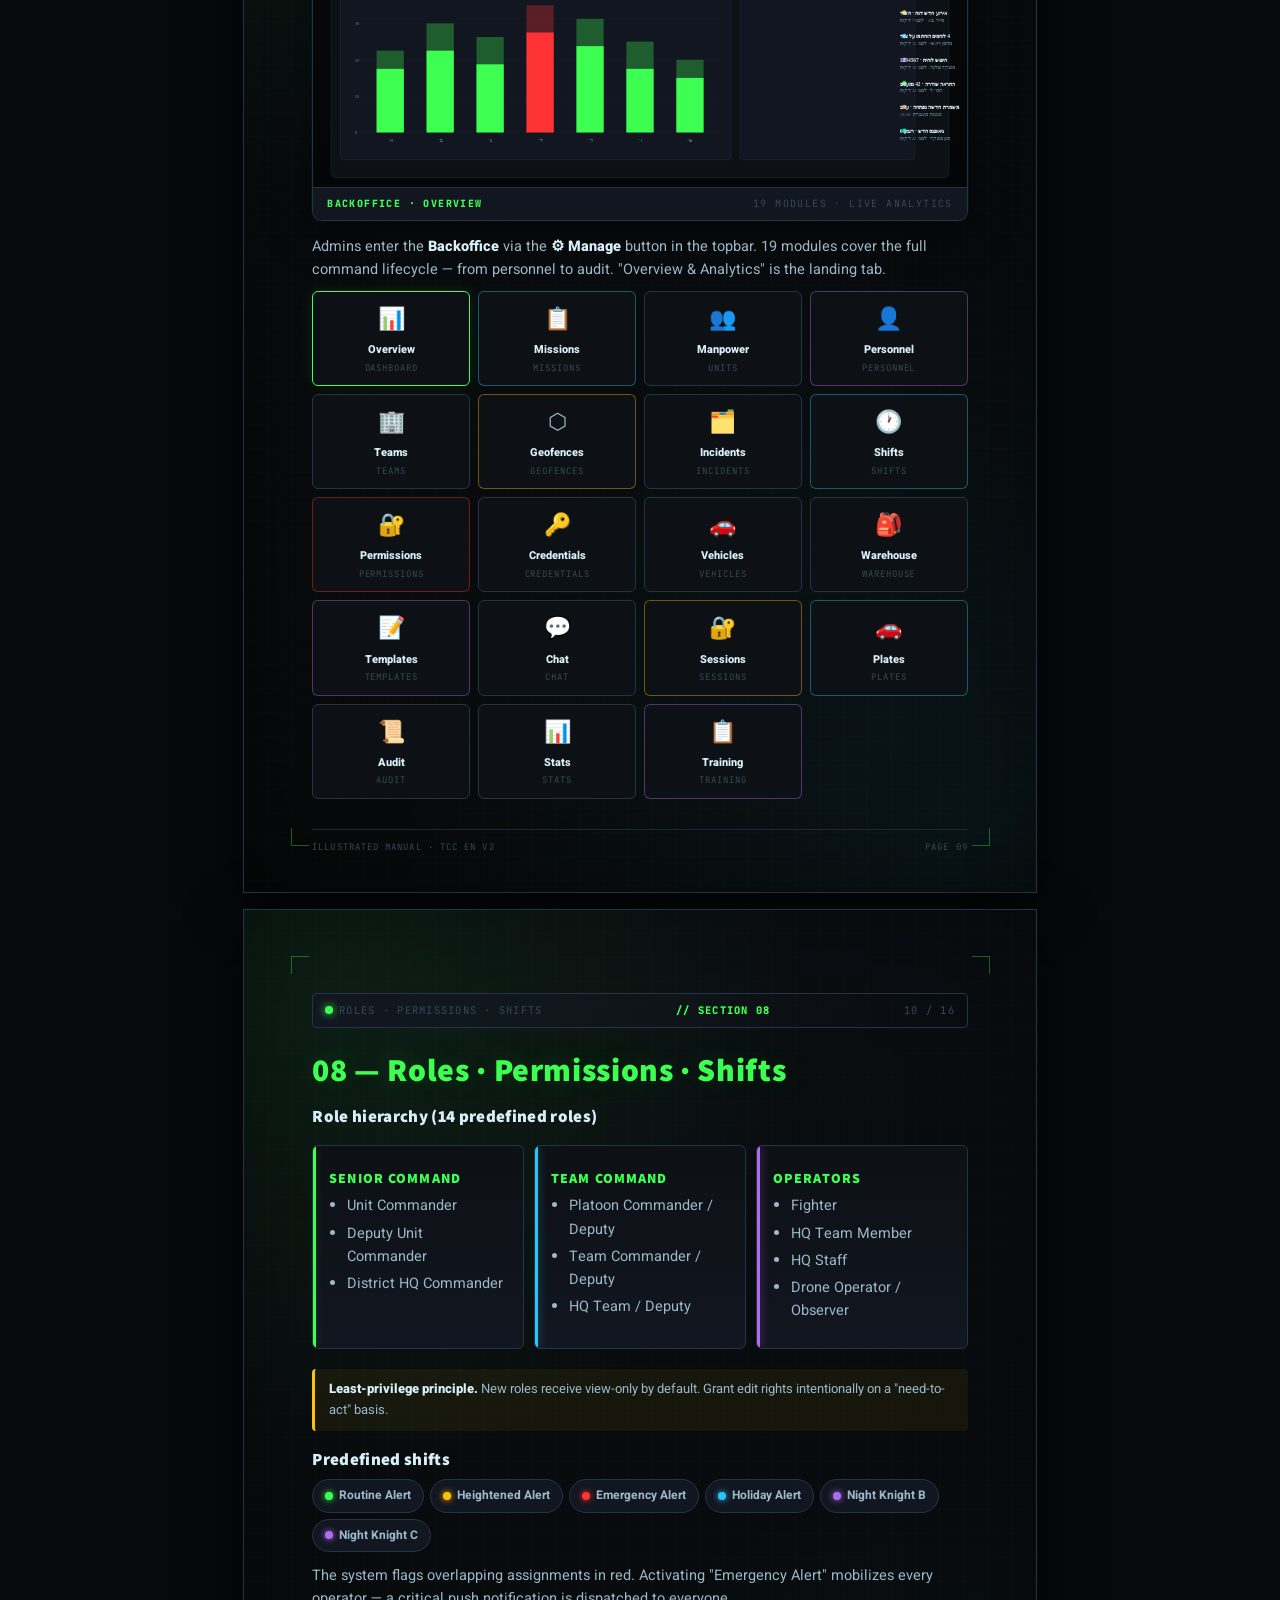
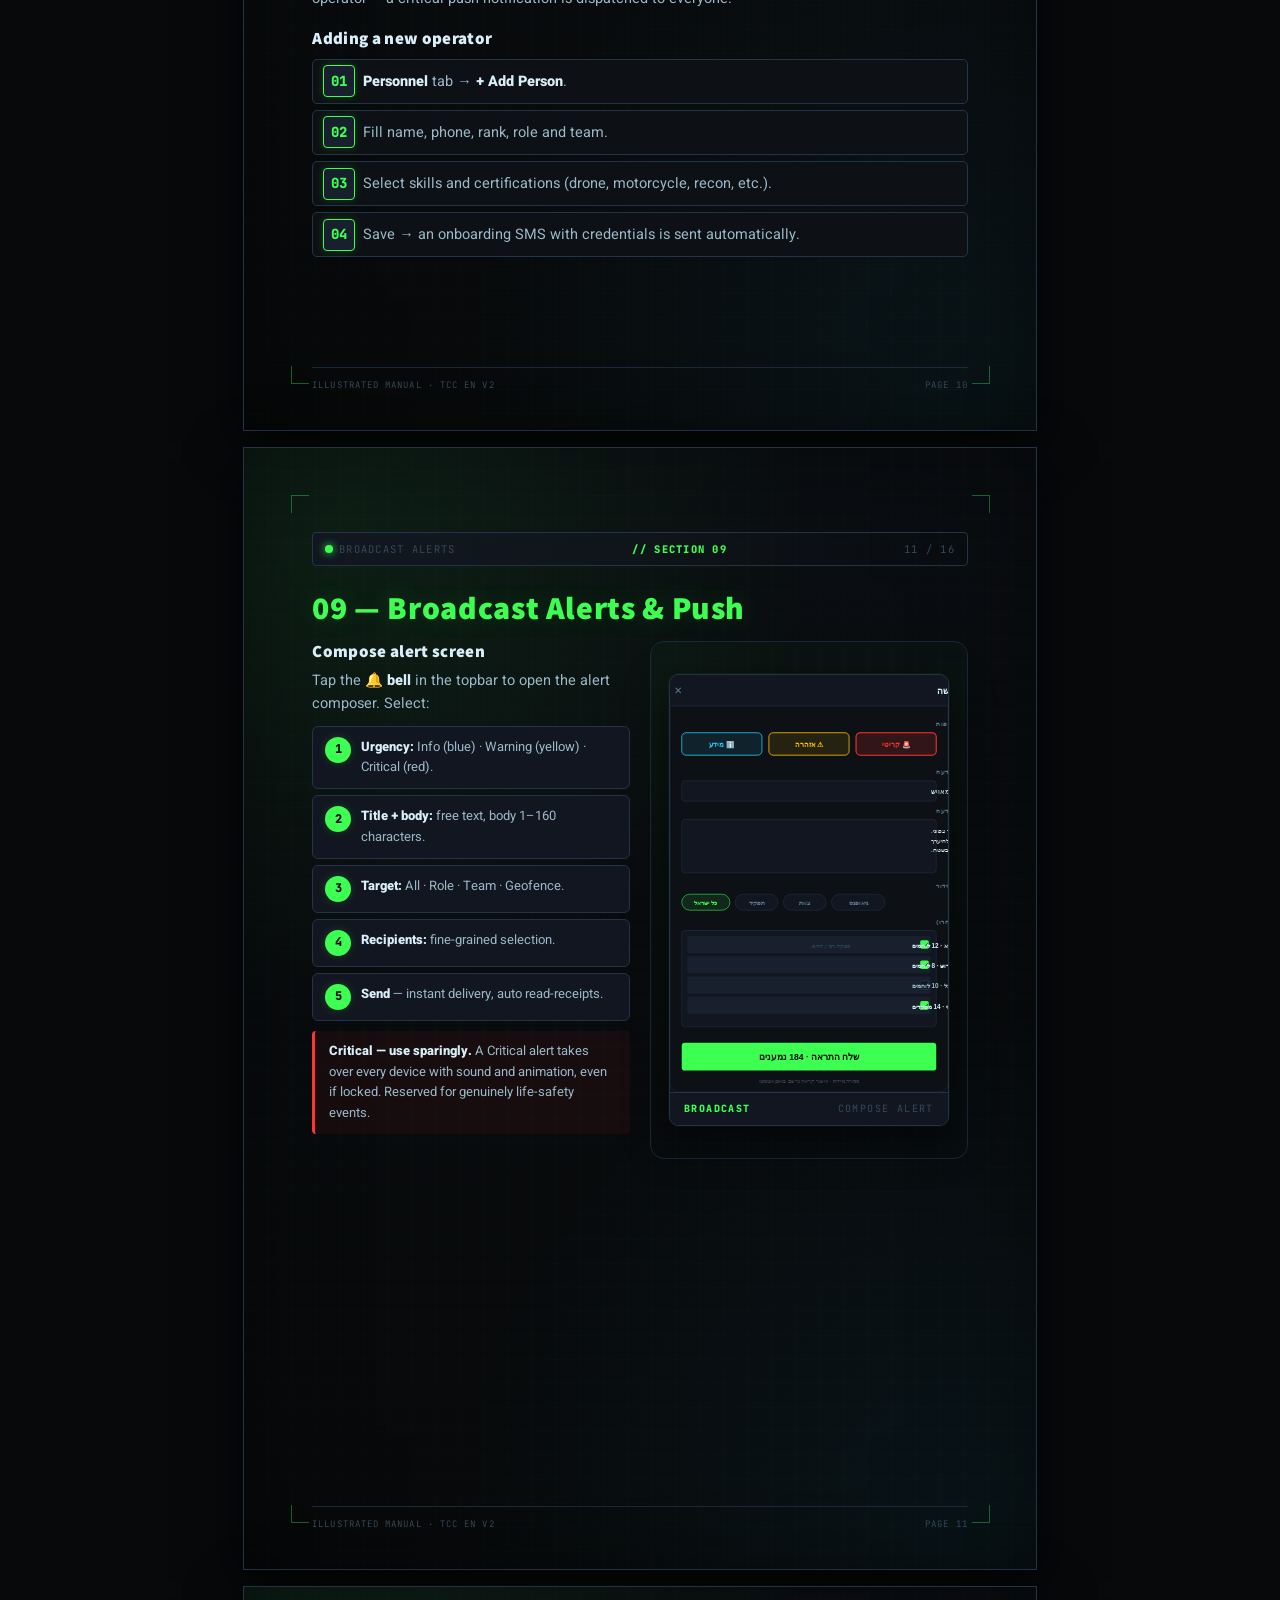
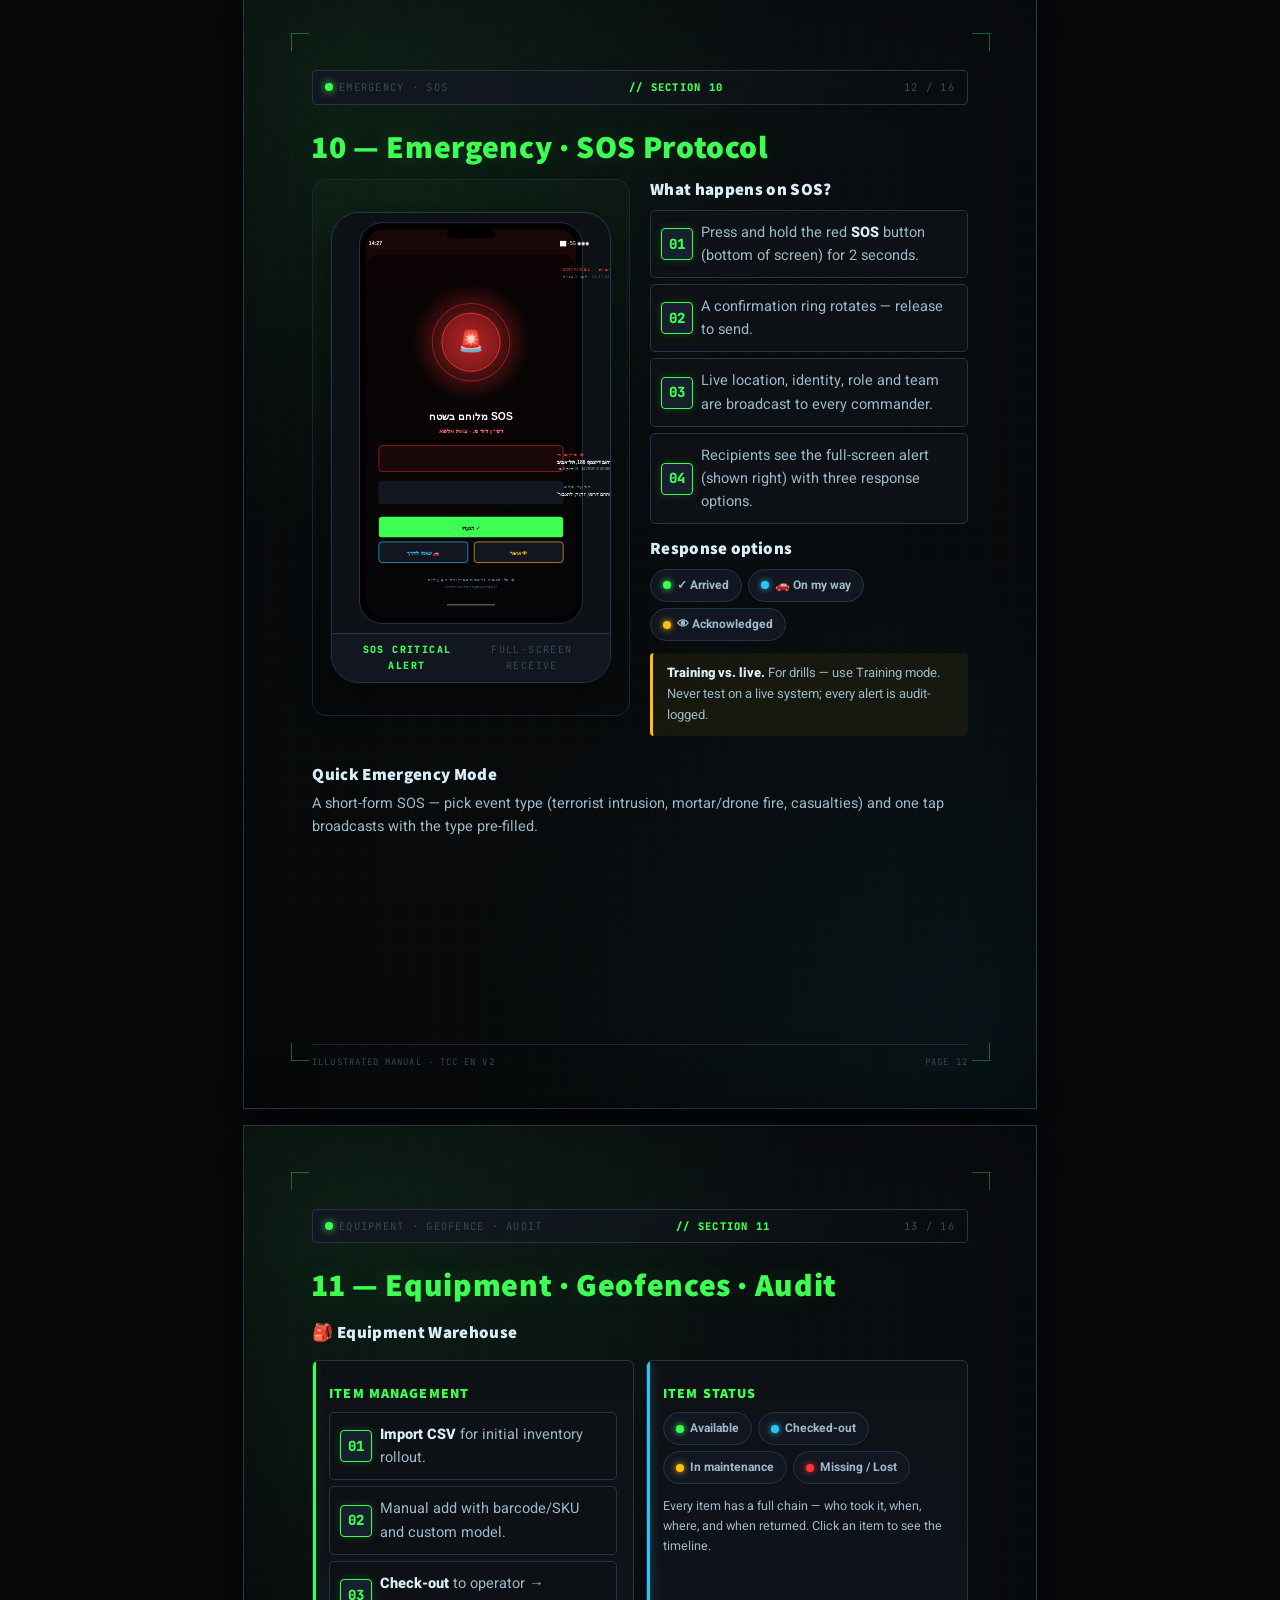
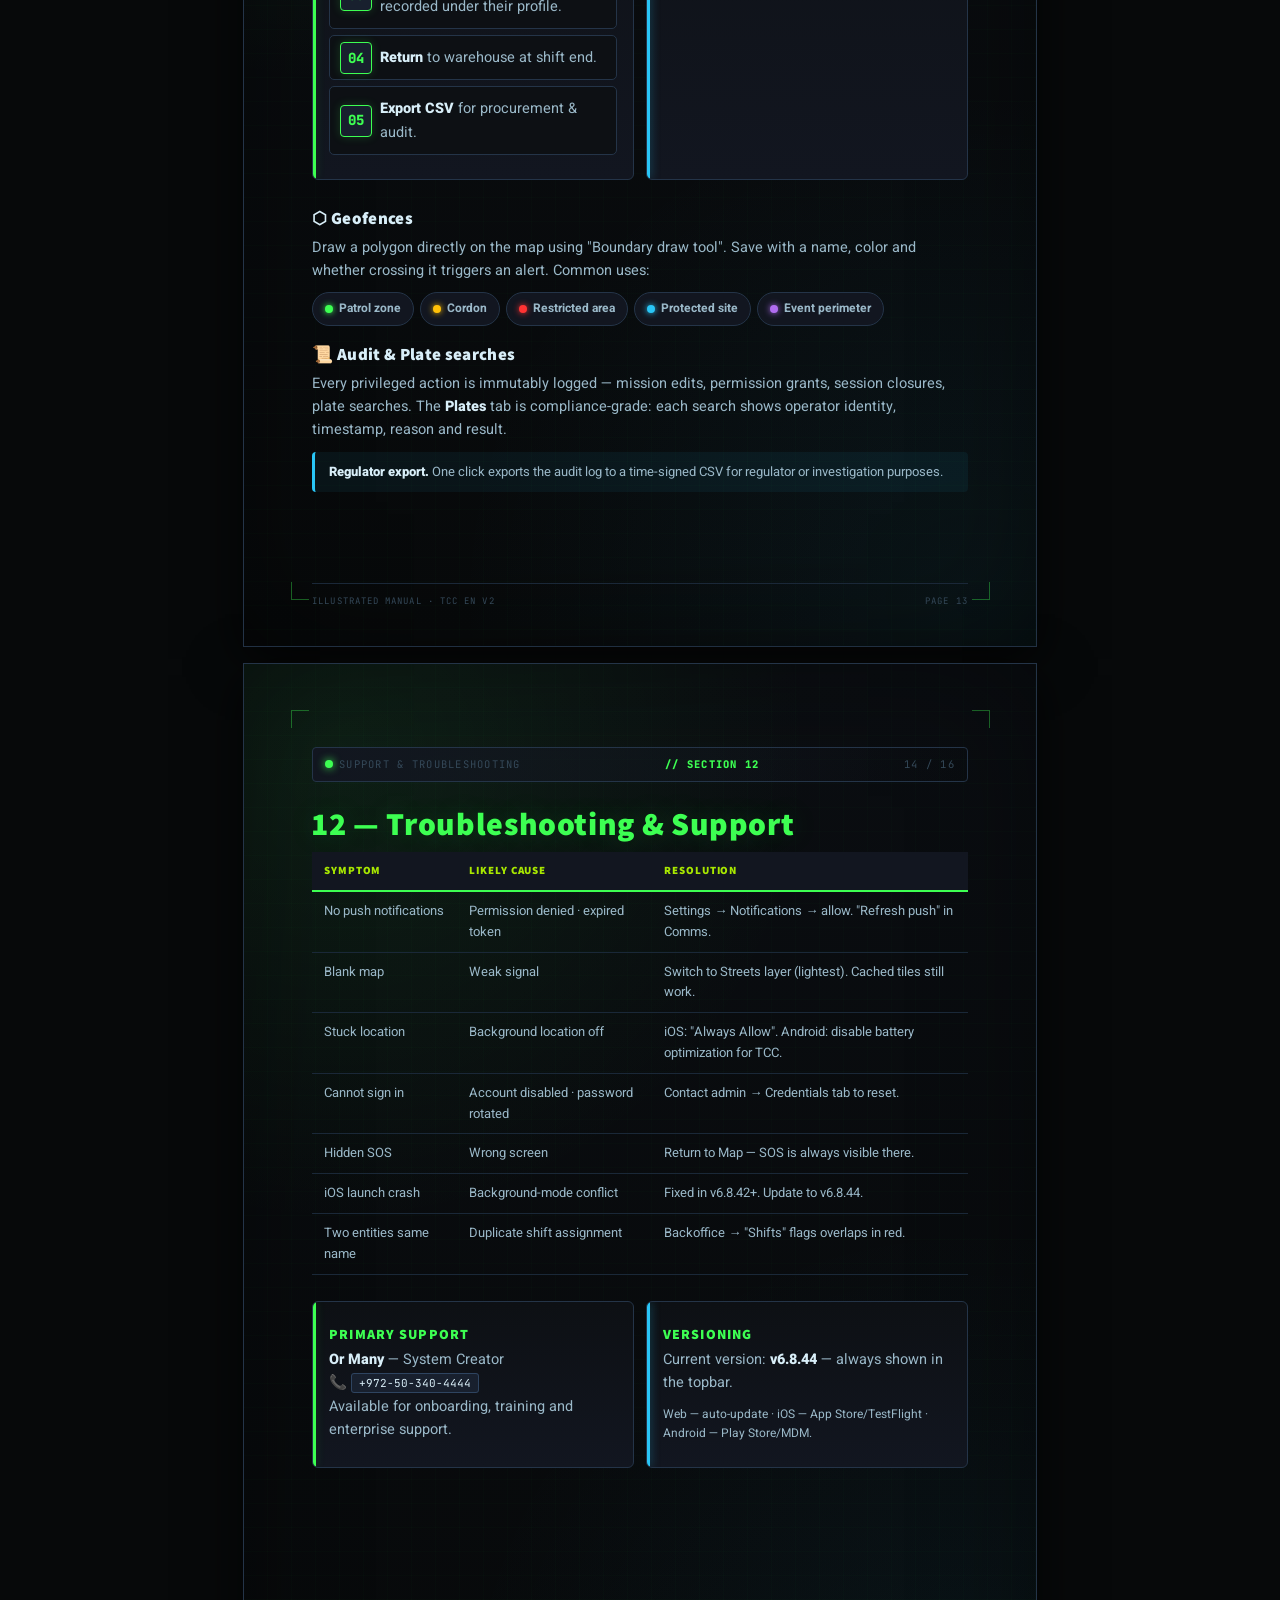
<file: docs/user-guide-en.html>
<!DOCTYPE html>
<html lang="en">
<head>
<meta charset="UTF-8">
<title>Tactical Command Center — Illustrated User Guide</title>
<link rel="stylesheet" href="_shared.css">
</head>
<body>

<!-- COVER -->
<section class="page cover">
  <div class="hud-strip">
    <span><span class="dot"></span>SYSTEM ONLINE · TCC-UG-EN-v2</span>
    <span class="classif">// ILLUSTRATED OPERATIONAL MANUAL</span>
    <span>CLEARANCE: UNRESTRICTED</span>
  </div>
  <div class="cover-logo">⬡ TACTICAL COMMAND CENTER</div>
  <span class="cover-badge">◉ FIELD OPERATIONS MANUAL · ILLUSTRATED EDITION</span>
  <h1 style="font-size:64px">User Guide</h1>
  <p class="cover-sub">Complete operational instructions for administrators and field users — with live screens and dataflow diagrams</p>

  <div class="hero-img" style="margin:30px auto 20px; max-width:700px">
    <img src="img/hero.svg" alt="Tactical Command Center hero">
  </div>

  <div class="cover-meta">
    <div class="m"><div class="l">Version</div><div class="v">v6.8.44</div></div>
    <div class="m"><div class="l">Platforms</div><div class="v">Web · iOS · Android</div></div>
    <div class="m"><div class="l">Language</div><div class="v">English</div></div>
  </div>
  <div class="cover-foot">OR MANY · +972-50-340-4444 · © ALL RIGHTS RESERVED</div>
</section>

<!-- TOC -->
<section class="page">
  <div class="hud-strip">
    <span><span class="dot"></span>SECTION INDEX</span>
    <span class="classif">// NAVIGATION</span>
    <span>02 / 16</span>
  </div>
  <h1 style="font-size:36px">Contents</h1>
  <div class="toc">
    <div class="row"><span class="n">01</span><span class="t">System Introduction</span><span class="p">P. 03</span></div>
    <div class="row"><span class="n">02</span><span class="t">Architecture — Field to Command</span><span class="p">P. 04</span></div>
    <div class="row"><span class="n">03</span><span class="t">Installation on Every Platform</span><span class="p">P. 05</span></div>
    <div class="row"><span class="n">04</span><span class="t">Command View — The Tactical Map</span><span class="p">P. 06</span></div>
    <div class="row"><span class="n">05</span><span class="t">Mission Workflow — Field User</span><span class="p">P. 07</span></div>
    <div class="row"><span class="n">06</span><span class="t">Mobile Drawer &amp; Navigation</span><span class="p">P. 08</span></div>
    <div class="row"><span class="n">07</span><span class="t">Backoffice — Admin Overview</span><span class="p">P. 09</span></div>
    <div class="row"><span class="n">08</span><span class="t">Roles · Permissions · Shifts</span><span class="p">P. 10</span></div>
    <div class="row"><span class="n">09</span><span class="t">Broadcast Alerts &amp; Push</span><span class="p">P. 11</span></div>
    <div class="row"><span class="n">10</span><span class="t">Emergency · SOS Protocol</span><span class="p">P. 12</span></div>
    <div class="row"><span class="n">11</span><span class="t">Equipment · Geofences · Audit</span><span class="p">P. 13</span></div>
    <div class="row"><span class="n">12</span><span class="t">Troubleshooting &amp; Support</span><span class="p">P. 14</span></div>
  </div>

  <div class="note">
    <strong>What's in this document.</strong> Every section is paired with a true-to-scale screen mockup or dataflow illustration. Icons match the live app. Use this guide next to your device.
  </div>

  <div class="foot"><span>ILLUSTRATED MANUAL · TCC EN v2</span><span>PAGE 02</span></div>
</section>

<!-- 01 -->
<section class="page">
  <div class="hud-strip">
    <span><span class="dot"></span>OVERVIEW</span>
    <span class="classif">// SECTION 01</span>
    <span>03 / 16</span>
  </div>
  <h1 style="font-size:32px">01 — System Introduction</h1>

  <p><strong>Tactical Command Center</strong> (TCC) is a unified real-time operations platform — map, missions, forces, comms and admin, in one interface across desktop, phone and tablet. Built for emergency response, security and field-command teams.</p>

  <div class="grid3">
    <div class="stat"><div class="big">3</div><div class="lbl">Platforms</div></div>
    <div class="stat"><div class="big blue">19</div><div class="lbl">Admin Modules</div></div>
    <div class="stat"><div class="big purple">&lt;1s</div><div class="lbl">Cross-device sync</div></div>
  </div>

  <div class="section-sep"><span class="lbl">CORE CAPABILITIES</span></div>

  <div class="icon-grid">
    <div class="ib"><span class="em">🗺️</span>Live Map</div>
    <div class="ib"><span class="em">📋</span>Missions</div>
    <div class="ib"><span class="em">👥</span>Forces</div>
    <div class="ib"><span class="em">📡</span>Comms</div>
    <div class="ib"><span class="em">🗂️</span>Incidents</div>
    <div class="ib"><span class="em">🏢</span>Teams</div>
    <div class="ib"><span class="em">👤</span>Personnel</div>
    <div class="ib"><span class="em">🧭</span>Navigation</div>
    <div class="ib"><span class="em">🎒</span>Warehouse</div>
    <div class="ib"><span class="em">⬡</span>Geofences</div>
    <div class="ib"><span class="em">🔐</span>Permissions</div>
    <div class="ib"><span class="em">📜</span>Audit</div>
    <div class="ib"><span class="em">🚗</span>Plates</div>
    <div class="ib"><span class="em">🕐</span>Shifts</div>
    <div class="ib"><span class="em">🔑</span>Credentials</div>
    <div class="ib"><span class="em">📝</span>Templates</div>
    <div class="ib"><span class="em">📊</span>Analytics</div>
    <div class="ib"><span class="em">📋</span>Training</div>
  </div>

  <div class="chips">
    <span class="chip"><span class="d"></span>Realtime</span>
    <span class="chip blue"><span class="d"></span>Firebase backed</span>
    <span class="chip warn"><span class="d"></span>APNs / FCM push</span>
    <span class="chip purple"><span class="d"></span>Cross-device</span>
    <span class="chip danger"><span class="d"></span>Built-in SOS</span>
  </div>

  <div class="foot"><span>ILLUSTRATED MANUAL · TCC EN v2</span><span>PAGE 03</span></div>
</section>

<!-- 02 Architecture -->
<section class="page">
  <div class="hud-strip">
    <span><span class="dot"></span>ARCHITECTURE</span>
    <span class="classif">// SECTION 02</span>
    <span>04 / 16</span>
  </div>
  <h1 style="font-size:32px">02 — Architecture &amp; Data Flow</h1>
  <p>Every platform shares a single source of truth — Firebase Realtime Database. Changes sync in under a second across desktop, iOS and Android. Push alerts flow through APNs (iOS) and FCM (Android).</p>

  <div class="screen">
    <img src="img/dataflow.svg" alt="Data flow">
    <div class="cap"><span class="t">DATAFLOW</span><span>ONE SOURCE OF TRUTH · ENCRYPTED IN TRANSIT</span></div>
  </div>

  <h3>Three Platforms · One Codebase</h3>
  <div class="grid3">
    <div class="pbig">
      <span class="em">🖥️</span>
      <div class="ti">Web · PWA</div>
      <div class="sub">Command Console · Desktop</div>
      <ul class="check">
        <li>Full 19-module backoffice</li>
        <li>Multi-monitor friendly</li>
        <li>Instant browser deploy</li>
      </ul>
    </div>
    <div class="pbig">
      <span class="em">📱</span>
      <div class="ti">iOS · Native</div>
      <div class="sub">Field Operator · iPhone/iPad</div>
      <ul class="check">
        <li>Always-on APNs</li>
        <li>Background location + Haptics</li>
        <li>Wide sidebar on iPad</li>
      </ul>
    </div>
    <div class="pbig">
      <span class="em">🤖</span>
      <div class="ti">Android · Native</div>
      <div class="sub">Field Operator · Play/APK</div>
      <ul class="check">
        <li>FCM with Doze bypass</li>
        <li>Persistent background service</li>
        <li>Rugged-device friendly</li>
      </ul>
    </div>
  </div>

  <div class="foot"><span>ILLUSTRATED MANUAL · TCC EN v2</span><span>PAGE 04</span></div>
</section>

<!-- 03 Install -->
<section class="page">
  <div class="hud-strip">
    <span><span class="dot"></span>INSTALLATION</span>
    <span class="classif">// SECTION 03</span>
    <span>05 / 16</span>
  </div>
  <h1 style="font-size:32px">03 — Installing on Every Platform</h1>

  <div class="walk">
    <div class="text">
      <h3>Secure Login Screen</h3>
      <p>On first launch the login screen appears. Enter the email and password provided by your commander. Tapping <strong>"Sign in"</strong> authenticates with Firebase, registers the device, and reveals the main map view.</p>
      <div class="annot"><span class="num">1</span><span class="bd"><strong>Email:</strong> as defined in Backoffice → Credentials.</span></div>
      <div class="annot"><span class="num">2</span><span class="bd"><strong>Password:</strong> initial — force-rotate on first use if needed.</span></div>
      <div class="annot"><span class="num">3</span><span class="bd"><strong>Push token:</strong> registered automatically at sign-in.</span></div>
    </div>
    <div class="device">
      <div class="screen phone">
        <svg viewBox="0 0 280 520" xmlns="http://www.w3.org/2000/svg" font-family="Heebo">
          <rect width="280" height="520" rx="34" fill="#07090a"/>
          <rect x="95" y="8" width="90" height="18" rx="9" fill="#000"/>
          <rect x="30" y="110" width="220" height="300" rx="14" fill="#0d1014" stroke="#243448"/>
          <text x="140" y="168" text-anchor="middle" font-size="18" font-weight="900" fill="#3dff52">⬡ TACTICAL COMMAND</text>
          <text x="140" y="192" text-anchor="middle" font-size="10" fill="#5a7a90" font-weight="700">DISTRICT READINESS · v6.8.44</text>
          <text x="50" y="228" font-size="9" fill="#5a7a90" font-weight="700">EMAIL</text>
          <rect x="50" y="236" width="180" height="30" rx="4" fill="#121620" stroke="#243448"/>
          <text x="60" y="256" font-size="10" fill="#344858">your@email.com</text>
          <text x="50" y="284" font-size="9" fill="#5a7a90" font-weight="700">PASSWORD</text>
          <rect x="50" y="292" width="180" height="30" rx="4" fill="#121620" stroke="#243448"/>
          <text x="60" y="312" font-size="12" fill="#344858">••••••••</text>
          <rect x="50" y="348" width="180" height="36" rx="4" fill="#3dff52"/>
          <text x="140" y="370" text-anchor="middle" font-size="13" font-weight="900" fill="#07090a">🔓 SIGN IN</text>
        </svg>
        <div class="cap"><span class="t">LOGIN · iOS</span><span>v6.8.44</span></div>
      </div>
    </div>
  </div>

  <div class="grid3" style="margin-top:14px">
    <div class="card">
      <h4>🌐 Web · PWA</h4>
      <ol class="steps" style="margin:4px 0">
        <li>Open the URL in a browser.</li>
        <li>"Add to Home Screen".</li>
        <li>Allow notifications + location.</li>
      </ol>
    </div>
    <div class="card blue">
      <h4>📱 iOS</h4>
      <ol class="steps" style="margin:4px 0">
        <li>App Store / TestFlight.</li>
        <li>Allow Location "Always".</li>
        <li>Accept APNs push.</li>
      </ol>
    </div>
    <div class="card purple">
      <h4>🤖 Android</h4>
      <ol class="steps" style="margin:4px 0">
        <li>Google Play / APK.</li>
        <li>Disable battery optimization.</li>
        <li>Allow notifications.</li>
      </ol>
    </div>
  </div>

  <div class="foot"><span>ILLUSTRATED MANUAL · TCC EN v2</span><span>PAGE 05</span></div>
</section>

<!-- 04 Map -->
<section class="page">
  <div class="hud-strip">
    <span><span class="dot"></span>TACTICAL MAP</span>
    <span class="classif">// SECTION 04</span>
    <span>06 / 16</span>
  </div>
  <h1 style="font-size:32px">04 — The Command View · Tactical Map</h1>

  <div class="screen">
    <img src="img/mock-desktop.svg" alt="Desktop command view">
    <div class="cap"><span class="t">DESKTOP · COMMAND VIEW</span><span>MAP + FORCES + SIDEBAR</span></div>
  </div>

  <div class="grid2">
    <div class="card">
      <h4>What you see on the map</h4>
      <div class="annot"><span class="num">1</span><span class="bd"><strong>Force markers</strong> — green=available · blue=on mission · yellow=incident · red=SOS.</span></div>
      <div class="annot"><span class="num">2</span><span class="bd"><strong>Geofences</strong> — dashed blue polygons. Crossings trigger auto-alerts.</span></div>
      <div class="annot"><span class="num">3</span><span class="bd"><strong>Heatmap</strong> — red cloud shows recent incident density.</span></div>
    </div>
    <div class="card blue">
      <h4>Map controls</h4>
      <ul class="check">
        <li><strong>Layers:</strong> Hybrid · Satellite · Topographic · Streets</li>
        <li><strong>45° tilt</strong> for 3D urban perspective</li>
        <li><strong>Boundary draw tool</strong> for quick geofencing</li>
        <li><strong>Long-press force</strong> to center on it</li>
      </ul>
    </div>
  </div>

  <h3>Right sidebar — Active missions &amp; incidents</h3>
  <p>Mission cards update in real time. A colored stripe on the card edge encodes urgency: red=critical · yellow=high · blue=medium · green=routine.</p>

  <div class="foot"><span>ILLUSTRATED MANUAL · TCC EN v2</span><span>PAGE 06</span></div>
</section>

<!-- 05 Mission -->
<section class="page">
  <div class="hud-strip">
    <span><span class="dot"></span>MISSION WORKFLOW</span>
    <span class="classif">// SECTION 05</span>
    <span>07 / 16</span>
  </div>
  <h1 style="font-size:32px">05 — Mission Workflow (Field User)</h1>

  <div class="walk">
    <div class="text">
      <h3>Active mission screen</h3>
      <p>When assigned to a mission you receive a push alert. Opening it shows a full card: address, mini-map with route, assigned forces and four main status buttons.</p>

      <h4 style="margin-top:14px">Field steps</h4>
      <div class="annot"><span class="num">1</span><span class="bd">Incoming alert — open the card.</span></div>
      <div class="annot"><span class="num">2</span><span class="bd">Tap <strong>"En route"</strong> — location starts broadcasting.</span></div>
      <div class="annot"><span class="num">3</span><span class="bd">On arrival: <strong>"Arrived"</strong> — command sees you on scene.</span></div>
      <div class="annot"><span class="num">4</span><span class="bd">During: <strong>"In progress"</strong> — attach photos, voice, notes.</span></div>
      <div class="annot"><span class="num">5</span><span class="bd">At end: <strong>"Close mission"</strong> with a summary.</span></div>
    </div>
    <div class="device">
      <div class="screen phone">
        <img src="img/mock-mission.svg" alt="Mission screen">
        <div class="cap"><span class="t">MOBILE · MISSION DETAIL</span><span>iOS / ANDROID</span></div>
      </div>
    </div>
  </div>

  <div class="note">
    <strong>Media &amp; timeline.</strong> Every photo, voice memo or note you attach syncs immediately to the mission timeline in the command console — commanders see progress live.
  </div>

  <div class="foot"><span>ILLUSTRATED MANUAL · TCC EN v2</span><span>PAGE 07</span></div>
</section>

<!-- 06 Mobile nav -->
<section class="page">
  <div class="hud-strip">
    <span><span class="dot"></span>MOBILE NAVIGATION</span>
    <span class="classif">// SECTION 06</span>
    <span>08 / 16</span>
  </div>
  <h1 style="font-size:32px">06 — Mobile Drawer &amp; Navigation</h1>

  <div class="walk reverse">
    <div class="device">
      <div class="screen phone">
        <img src="img/mock-mobile-nav.svg" alt="Mobile drawer">
        <div class="cap"><span class="t">MOBILE DRAWER</span><span>HAMBURGER MENU</span></div>
      </div>
    </div>
    <div class="text">
      <h3>Eight main views</h3>
      <p>Tapping <strong>☰ (hamburger)</strong> opens the side drawer with eight views. At the bottom: three persistent shortcuts and a large, always-visible <strong>SOS</strong> button.</p>

      <div class="chips" style="margin-top:16px">
        <span class="chip"><span class="d"></span>🗺️ Map</span>
        <span class="chip"><span class="d"></span>📋 Missions</span>
        <span class="chip"><span class="d"></span>👥 Forces</span>
        <span class="chip blue"><span class="d"></span>📡 Comms</span>
        <span class="chip warn"><span class="d"></span>🗂️ Log</span>
        <span class="chip purple"><span class="d"></span>🏢 Teams</span>
        <span class="chip"><span class="d"></span>👤 People</span>
        <span class="chip blue"><span class="d"></span>🧭 Nav</span>
      </div>

      <div class="note">
        <strong>Admins only:</strong> a final item appears at the bottom — <strong>⚙ Admin</strong> — opening the Backoffice panel (Section 07).
      </div>
    </div>
  </div>

  <div class="foot"><span>ILLUSTRATED MANUAL · TCC EN v2</span><span>PAGE 08</span></div>
</section>

<!-- 07 Admin -->
<section class="page">
  <div class="hud-strip">
    <span><span class="dot"></span>BACKOFFICE · OVERVIEW</span>
    <span class="classif">// SECTION 07</span>
    <span>09 / 16</span>
  </div>
  <h1 style="font-size:32px">07 — Backoffice · Admin Overview</h1>

  <div class="screen">
    <img src="img/mock-admin.svg" alt="Admin backoffice">
    <div class="cap"><span class="t">BACKOFFICE · OVERVIEW</span><span>19 MODULES · LIVE ANALYTICS</span></div>
  </div>

  <p>Admins enter the <strong>Backoffice</strong> via the <strong>⚙ Manage</strong> button in the topbar. 19 modules cover the full command lifecycle — from personnel to audit. "Overview &amp; Analytics" is the landing tab.</p>

  <div class="mod-grid">
    <div class="mod accent"><span class="em">📊</span><div class="nm">Overview</div><div class="sub">DASHBOARD</div></div>
    <div class="mod blue"><span class="em">📋</span><div class="nm">Missions</div><div class="sub">MISSIONS</div></div>
    <div class="mod"><span class="em">👥</span><div class="nm">Manpower</div><div class="sub">UNITS</div></div>
    <div class="mod purple"><span class="em">👤</span><div class="nm">Personnel</div><div class="sub">PERSONNEL</div></div>
    <div class="mod"><span class="em">🏢</span><div class="nm">Teams</div><div class="sub">TEAMS</div></div>
    <div class="mod warn"><span class="em">⬡</span><div class="nm">Geofences</div><div class="sub">GEOFENCES</div></div>
    <div class="mod"><span class="em">🗂️</span><div class="nm">Incidents</div><div class="sub">INCIDENTS</div></div>
    <div class="mod blue"><span class="em">🕐</span><div class="nm">Shifts</div><div class="sub">SHIFTS</div></div>
    <div class="mod danger"><span class="em">🔐</span><div class="nm">Permissions</div><div class="sub">PERMISSIONS</div></div>
    <div class="mod"><span class="em">🔑</span><div class="nm">Credentials</div><div class="sub">CREDENTIALS</div></div>
    <div class="mod"><span class="em">🚗</span><div class="nm">Vehicles</div><div class="sub">VEHICLES</div></div>
    <div class="mod"><span class="em">🎒</span><div class="nm">Warehouse</div><div class="sub">WAREHOUSE</div></div>
    <div class="mod purple"><span class="em">📝</span><div class="nm">Templates</div><div class="sub">TEMPLATES</div></div>
    <div class="mod"><span class="em">💬</span><div class="nm">Chat</div><div class="sub">CHAT</div></div>
    <div class="mod warn"><span class="em">🔐</span><div class="nm">Sessions</div><div class="sub">SESSIONS</div></div>
    <div class="mod blue"><span class="em">🚗</span><div class="nm">Plates</div><div class="sub">PLATES</div></div>
    <div class="mod"><span class="em">📜</span><div class="nm">Audit</div><div class="sub">AUDIT</div></div>
    <div class="mod"><span class="em">📊</span><div class="nm">Stats</div><div class="sub">STATS</div></div>
    <div class="mod purple"><span class="em">📋</span><div class="nm">Training</div><div class="sub">TRAINING</div></div>
  </div>

  <div class="foot"><span>ILLUSTRATED MANUAL · TCC EN v2</span><span>PAGE 09</span></div>
</section>

<!-- 08 Roles -->
<section class="page">
  <div class="hud-strip">
    <span><span class="dot"></span>ROLES · PERMISSIONS · SHIFTS</span>
    <span class="classif">// SECTION 08</span>
    <span>10 / 16</span>
  </div>
  <h1 style="font-size:32px">08 — Roles · Permissions · Shifts</h1>

  <h3>Role hierarchy (14 predefined roles)</h3>
  <div class="grid3">
    <div class="card"><h4>Senior Command</h4><ul><li>Unit Commander</li><li>Deputy Unit Commander</li><li>District HQ Commander</li></ul></div>
    <div class="card blue"><h4>Team Command</h4><ul><li>Platoon Commander / Deputy</li><li>Team Commander / Deputy</li><li>HQ Team / Deputy</li></ul></div>
    <div class="card purple"><h4>Operators</h4><ul><li>Fighter</li><li>HQ Team Member</li><li>HQ Staff</li><li>Drone Operator / Observer</li></ul></div>
  </div>

  <div class="note warn"><strong>Least-privilege principle.</strong> New roles receive view-only by default. Grant edit rights intentionally on a "need-to-act" basis.</div>

  <h3>Predefined shifts</h3>
  <div class="chips">
    <span class="chip"><span class="d"></span>Routine Alert</span>
    <span class="chip warn"><span class="d"></span>Heightened Alert</span>
    <span class="chip danger"><span class="d"></span>Emergency Alert</span>
    <span class="chip blue"><span class="d"></span>Holiday Alert</span>
    <span class="chip purple"><span class="d"></span>Night Knight B</span>
    <span class="chip purple"><span class="d"></span>Night Knight C</span>
  </div>
  <p>The system flags overlapping assignments in red. Activating "Emergency Alert" mobilizes every operator — a critical push notification is dispatched to everyone.</p>

  <h3>Adding a new operator</h3>
  <ol class="steps">
    <li><strong>Personnel</strong> tab → <strong>+ Add Person</strong>.</li>
    <li>Fill name, phone, rank, role and team.</li>
    <li>Select skills and certifications (drone, motorcycle, recon, etc.).</li>
    <li>Save → an onboarding SMS with credentials is sent automatically.</li>
  </ol>

  <div class="foot"><span>ILLUSTRATED MANUAL · TCC EN v2</span><span>PAGE 10</span></div>
</section>

<!-- 09 Notifications -->
<section class="page">
  <div class="hud-strip">
    <span><span class="dot"></span>BROADCAST ALERTS</span>
    <span class="classif">// SECTION 09</span>
    <span>11 / 16</span>
  </div>
  <h1 style="font-size:32px">09 — Broadcast Alerts &amp; Push</h1>

  <div class="walk">
    <div class="text">
      <h3>Compose alert screen</h3>
      <p>Tap the <strong>🔔 bell</strong> in the topbar to open the alert composer. Select:</p>
      <div class="annot"><span class="num">1</span><span class="bd"><strong>Urgency:</strong> Info (blue) · Warning (yellow) · Critical (red).</span></div>
      <div class="annot"><span class="num">2</span><span class="bd"><strong>Title + body:</strong> free text, body 1–160 characters.</span></div>
      <div class="annot"><span class="num">3</span><span class="bd"><strong>Target:</strong> All · Role · Team · Geofence.</span></div>
      <div class="annot"><span class="num">4</span><span class="bd"><strong>Recipients:</strong> fine-grained selection.</span></div>
      <div class="annot"><span class="num">5</span><span class="bd"><strong>Send</strong> — instant delivery, auto read-receipts.</span></div>

      <div class="note danger">
        <strong>Critical — use sparingly.</strong> A Critical alert takes over every device with sound and animation, even if locked. Reserved for genuinely life-safety events.
      </div>
    </div>
    <div class="device">
      <div class="screen small">
        <img src="img/mock-notif.svg" alt="Alert composer">
        <div class="cap"><span class="t">BROADCAST</span><span>COMPOSE ALERT</span></div>
      </div>
    </div>
  </div>

  <div class="foot"><span>ILLUSTRATED MANUAL · TCC EN v2</span><span>PAGE 11</span></div>
</section>

<!-- 10 SOS -->
<section class="page">
  <div class="hud-strip">
    <span><span class="dot"></span>EMERGENCY · SOS</span>
    <span class="classif">// SECTION 10</span>
    <span>12 / 16</span>
  </div>
  <h1 style="font-size:32px">10 — Emergency · SOS Protocol</h1>

  <div class="walk reverse">
    <div class="device">
      <div class="screen phone">
        <img src="img/mock-sos.svg" alt="SOS screen">
        <div class="cap"><span class="t">SOS CRITICAL ALERT</span><span>FULL-SCREEN RECEIVE</span></div>
      </div>
    </div>
    <div class="text">
      <h3>What happens on SOS?</h3>
      <ol class="steps">
        <li>Press and hold the red <strong>SOS</strong> button (bottom of screen) for 2 seconds.</li>
        <li>A confirmation ring rotates — release to send.</li>
        <li>Live location, identity, role and team are broadcast to every commander.</li>
        <li>Recipients see the full-screen alert (shown right) with three response options.</li>
      </ol>

      <h3 style="margin-top:14px">Response options</h3>
      <div class="chips">
        <span class="chip"><span class="d"></span>✓ Arrived</span>
        <span class="chip blue"><span class="d"></span>🚗 On my way</span>
        <span class="chip warn"><span class="d"></span>👁 Acknowledged</span>
      </div>

      <div class="note warn"><strong>Training vs. live.</strong> For drills — use Training mode. Never test on a live system; every alert is audit-logged.</div>
    </div>
  </div>

  <h3>Quick Emergency Mode</h3>
  <p>A short-form SOS — pick event type (terrorist intrusion, mortar/drone fire, casualties) and one tap broadcasts with the type pre-filled.</p>

  <div class="foot"><span>ILLUSTRATED MANUAL · TCC EN v2</span><span>PAGE 12</span></div>
</section>

<!-- 11 Warehouse -->
<section class="page">
  <div class="hud-strip">
    <span><span class="dot"></span>EQUIPMENT · GEOFENCE · AUDIT</span>
    <span class="classif">// SECTION 11</span>
    <span>13 / 16</span>
  </div>
  <h1 style="font-size:32px">11 — Equipment · Geofences · Audit</h1>

  <h3>🎒 Equipment Warehouse</h3>
  <div class="grid2">
    <div class="card">
      <h4>Item management</h4>
      <ol class="steps">
        <li><strong>Import CSV</strong> for initial inventory rollout.</li>
        <li>Manual add with barcode/SKU and custom model.</li>
        <li><strong>Check-out</strong> to operator → recorded under their profile.</li>
        <li><strong>Return</strong> to warehouse at shift end.</li>
        <li><strong>Export CSV</strong> for procurement &amp; audit.</li>
      </ol>
    </div>
    <div class="card blue">
      <h4>Item status</h4>
      <div class="chips">
        <span class="chip"><span class="d"></span>Available</span>
        <span class="chip blue"><span class="d"></span>Checked-out</span>
        <span class="chip warn"><span class="d"></span>In maintenance</span>
        <span class="chip danger"><span class="d"></span>Missing / Lost</span>
      </div>
      <p style="font-size:12.5px">Every item has a full chain — who took it, when, where, and when returned. Click an item to see the timeline.</p>
    </div>
  </div>

  <h3>⬡ Geofences</h3>
  <p>Draw a polygon directly on the map using "Boundary draw tool". Save with a name, color and whether crossing it triggers an alert. Common uses:</p>
  <div class="chips">
    <span class="chip"><span class="d"></span>Patrol zone</span>
    <span class="chip warn"><span class="d"></span>Cordon</span>
    <span class="chip danger"><span class="d"></span>Restricted area</span>
    <span class="chip blue"><span class="d"></span>Protected site</span>
    <span class="chip purple"><span class="d"></span>Event perimeter</span>
  </div>

  <h3>📜 Audit &amp; Plate searches</h3>
  <p>Every privileged action is immutably logged — mission edits, permission grants, session closures, plate searches. The <strong>Plates</strong> tab is compliance-grade: each search shows operator identity, timestamp, reason and result.</p>

  <div class="note"><strong>Regulator export.</strong> One click exports the audit log to a time-signed CSV for regulator or investigation purposes.</div>

  <div class="foot"><span>ILLUSTRATED MANUAL · TCC EN v2</span><span>PAGE 13</span></div>
</section>

<!-- 12 Support -->
<section class="page">
  <div class="hud-strip">
    <span><span class="dot"></span>SUPPORT &amp; TROUBLESHOOTING</span>
    <span class="classif">// SECTION 12</span>
    <span>14 / 16</span>
  </div>
  <h1 style="font-size:32px">12 — Troubleshooting &amp; Support</h1>

  <table class="tbl">
    <thead><tr><th>Symptom</th><th>Likely cause</th><th>Resolution</th></tr></thead>
    <tbody>
      <tr><td>No push notifications</td><td>Permission denied · expired token</td><td>Settings → Notifications → allow. "Refresh push" in Comms.</td></tr>
      <tr><td>Blank map</td><td>Weak signal</td><td>Switch to Streets layer (lightest). Cached tiles still work.</td></tr>
      <tr><td>Stuck location</td><td>Background location off</td><td>iOS: "Always Allow". Android: disable battery optimization for TCC.</td></tr>
      <tr><td>Cannot sign in</td><td>Account disabled · password rotated</td><td>Contact admin → Credentials tab to reset.</td></tr>
      <tr><td>Hidden SOS</td><td>Wrong screen</td><td>Return to Map — SOS is always visible there.</td></tr>
      <tr><td>iOS launch crash</td><td>Background-mode conflict</td><td>Fixed in v6.8.42+. Update to v6.8.44.</td></tr>
      <tr><td>Two entities same name</td><td>Duplicate shift assignment</td><td>Backoffice → "Shifts" flags overlaps in red.</td></tr>
    </tbody>
  </table>

  <div class="grid2" style="margin-top:16px">
    <div class="card">
      <h4>Primary Support</h4>
      <p><strong>Or Many</strong> — System Creator<br>
      📞 <span class="kbd">+972-50-340-4444</span><br>
      Available for onboarding, training and enterprise support.</p>
    </div>
    <div class="card blue">
      <h4>Versioning</h4>
      <p>Current version: <strong>v6.8.44</strong> — always shown in the topbar.</p>
      <p style="font-size:12px">Web — auto-update · iOS — App Store/TestFlight · Android — Play Store/MDM.</p>
    </div>
  </div>

  <div class="foot"><span>ILLUSTRATED MANUAL · TCC EN v2</span><span>PAGE 14</span></div>
</section>

<!-- Back cover -->
<section class="page cover">
  <div class="hud-strip">
    <span><span class="dot"></span>END OF DOCUMENT</span>
    <span class="classif">// SIGN-OFF</span>
    <span>16 / 16</span>
  </div>
  <div class="cover-logo" style="margin-top:60px">⬡ TACTICAL COMMAND CENTER</div>
  <h1 style="font-size:52px; margin-top:10px">Mission Ready.</h1>
  <p class="cover-sub">Every device · every role · one command picture.</p>

  <div class="hero-img" style="max-width:540px; margin:30px auto">
    <img src="img/hero.svg" alt="">
  </div>

  <div class="cover-meta">
    <div class="m"><div class="l">Build</div><div class="v">v6.8.44</div></div>
    <div class="m"><div class="l">Doc Rev</div><div class="v">2026-04-19</div></div>
    <div class="m"><div class="l">Contact</div><div class="v">+972-50-340-4444</div></div>
  </div>
  <div class="cover-foot">OR MANY · TACTICAL COMMAND CENTER · © ALL RIGHTS RESERVED</div>
</section>

</body>
</html>
</file>
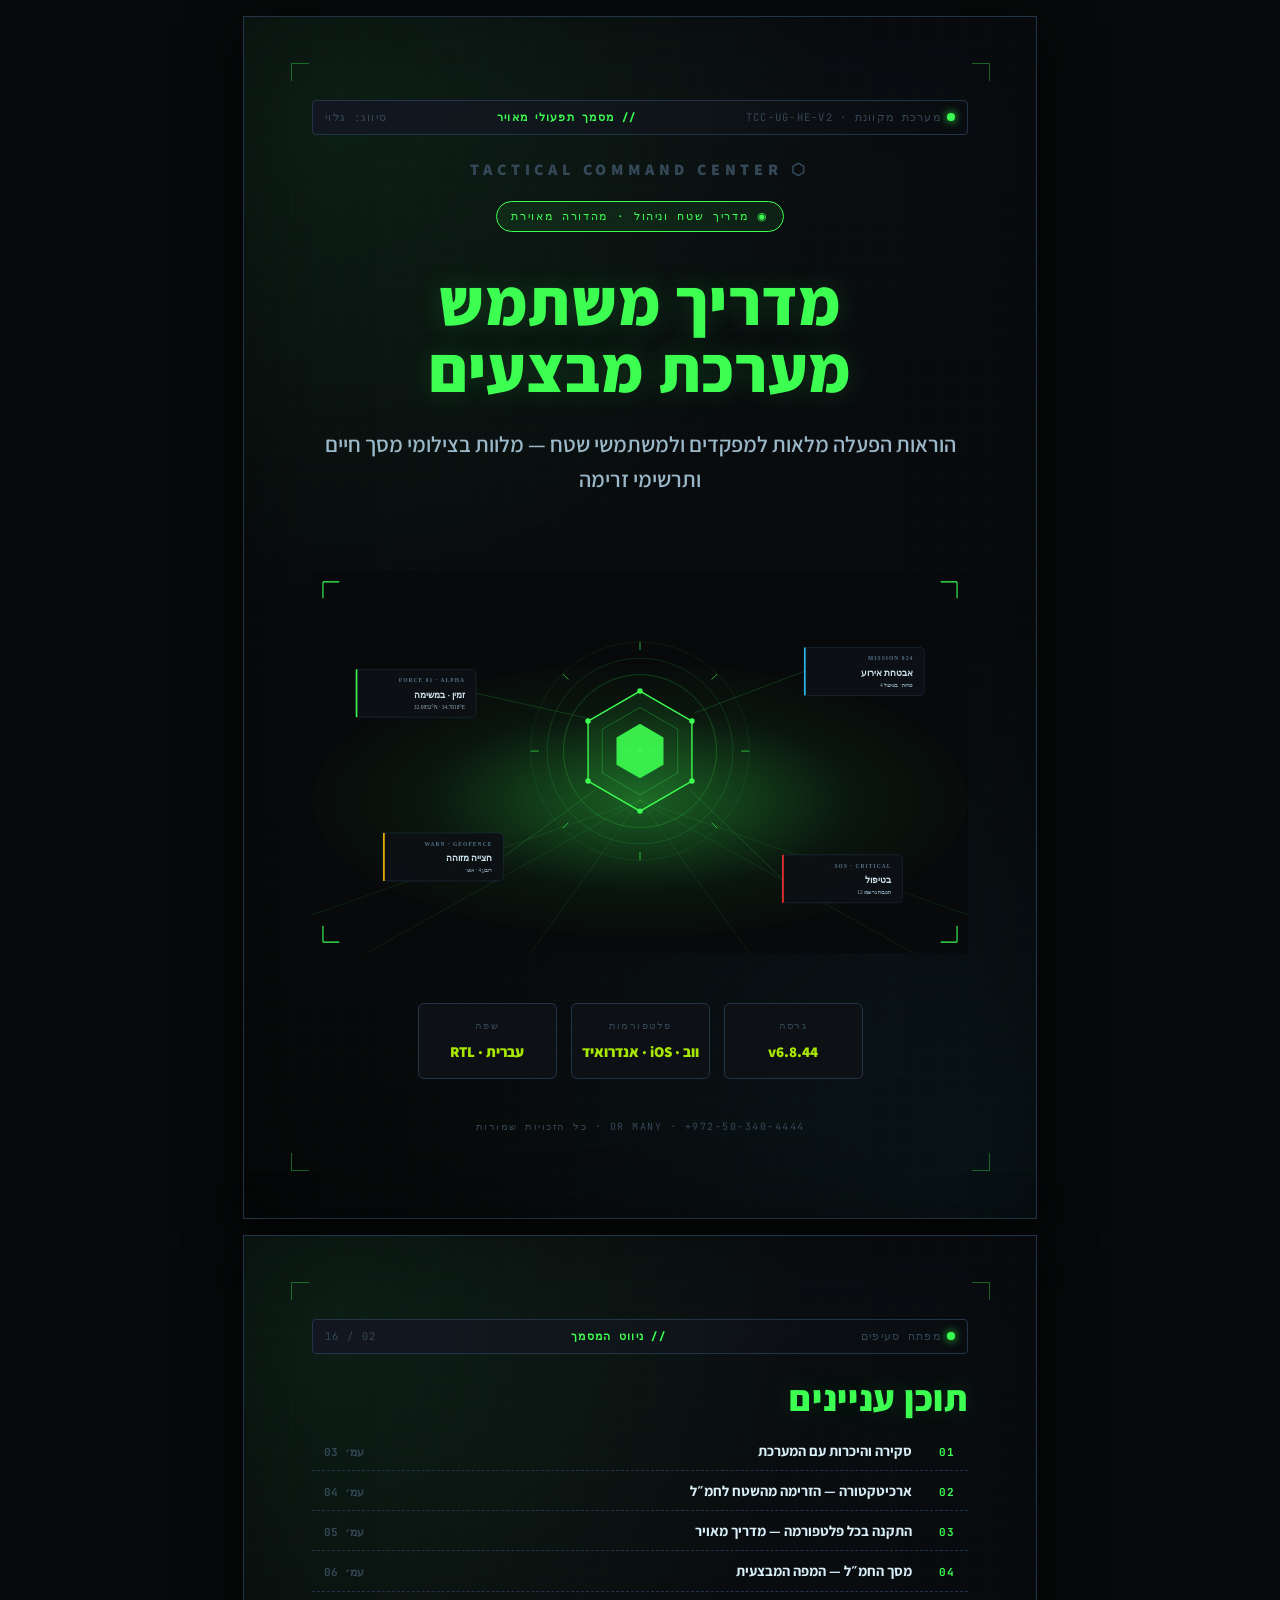
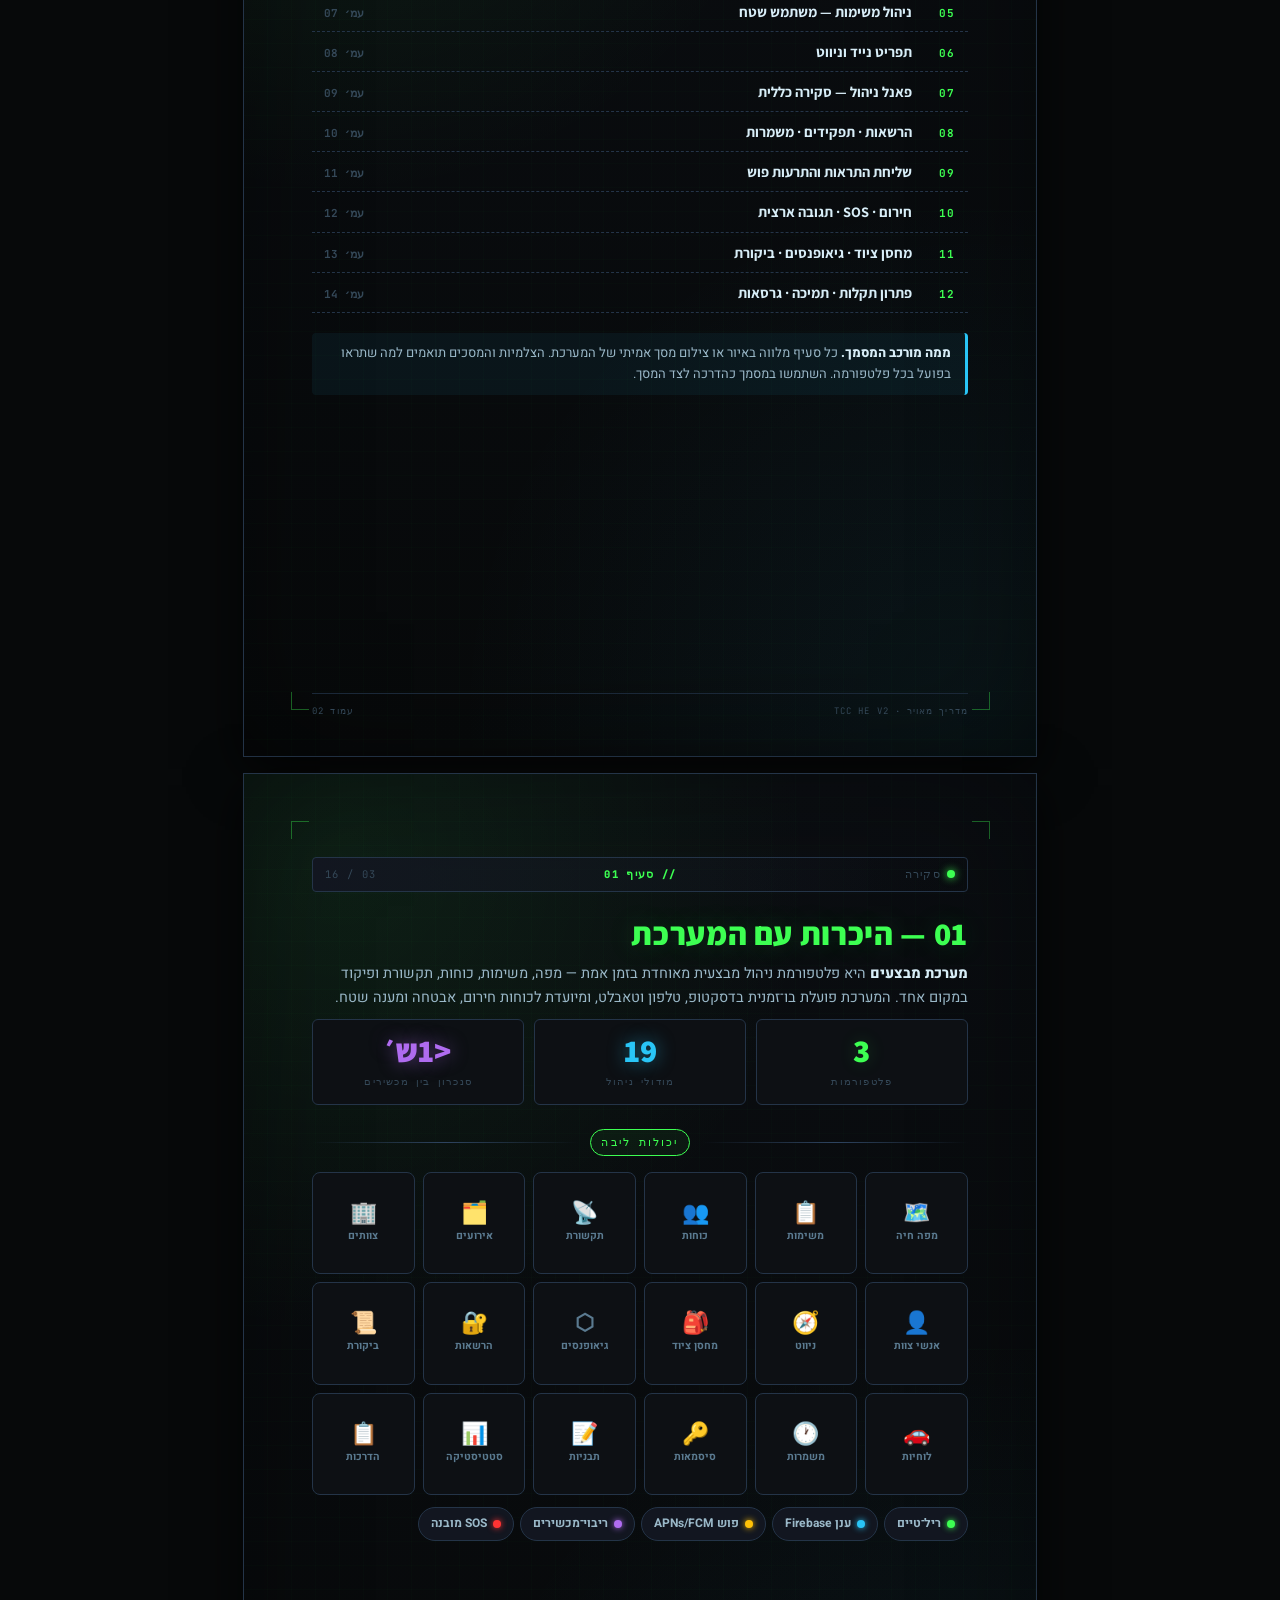
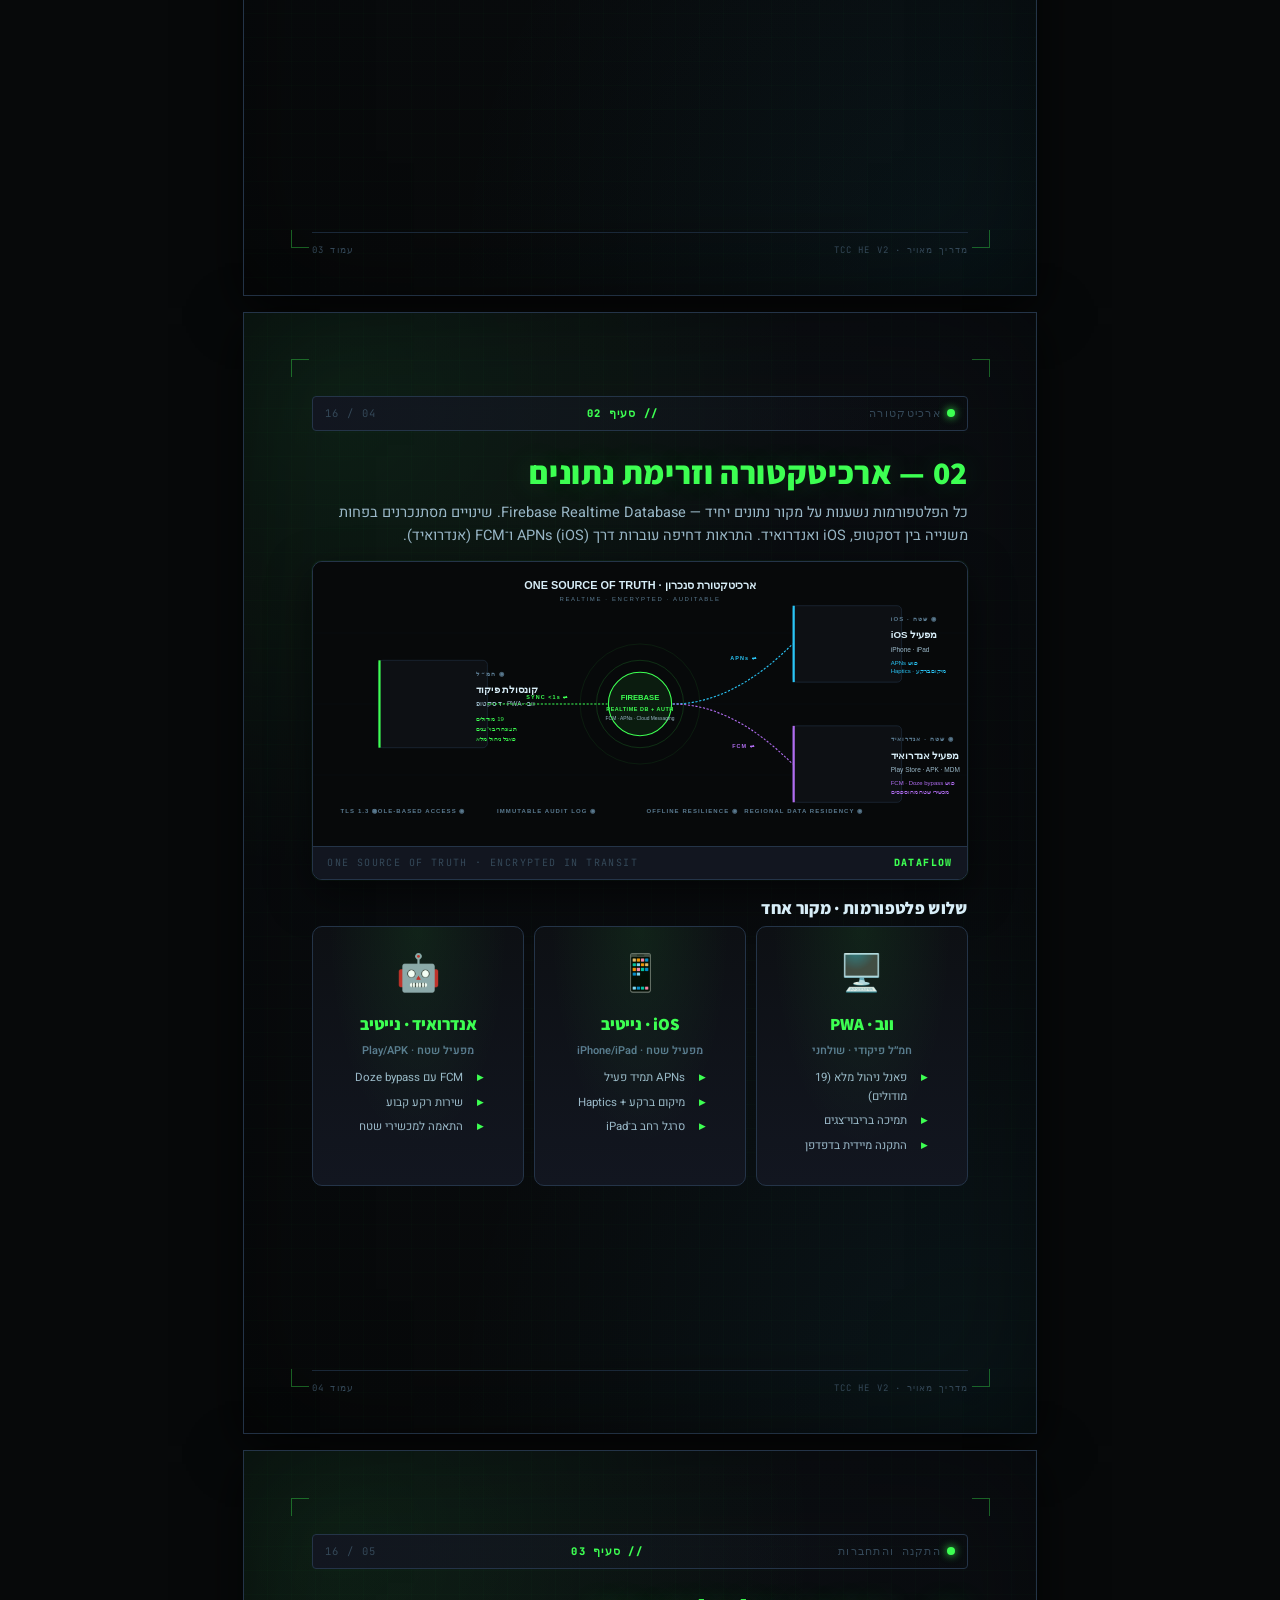
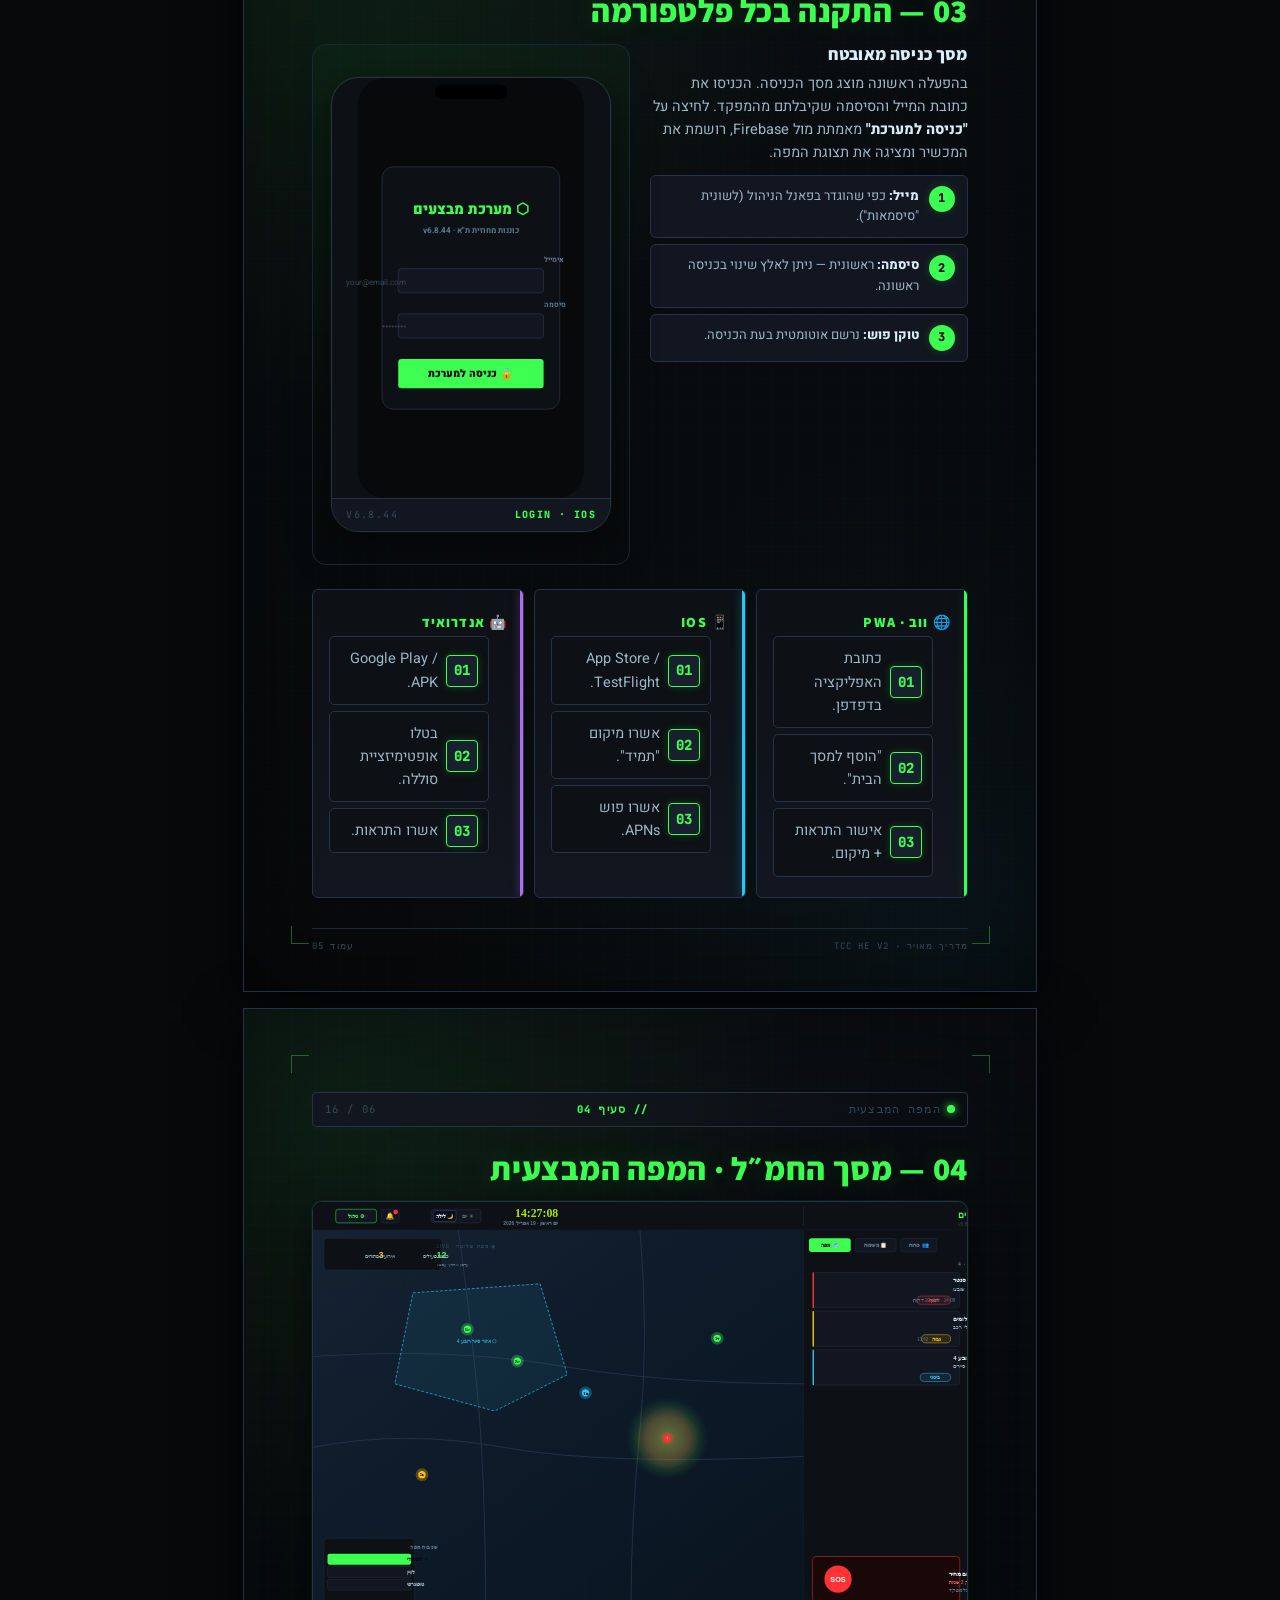
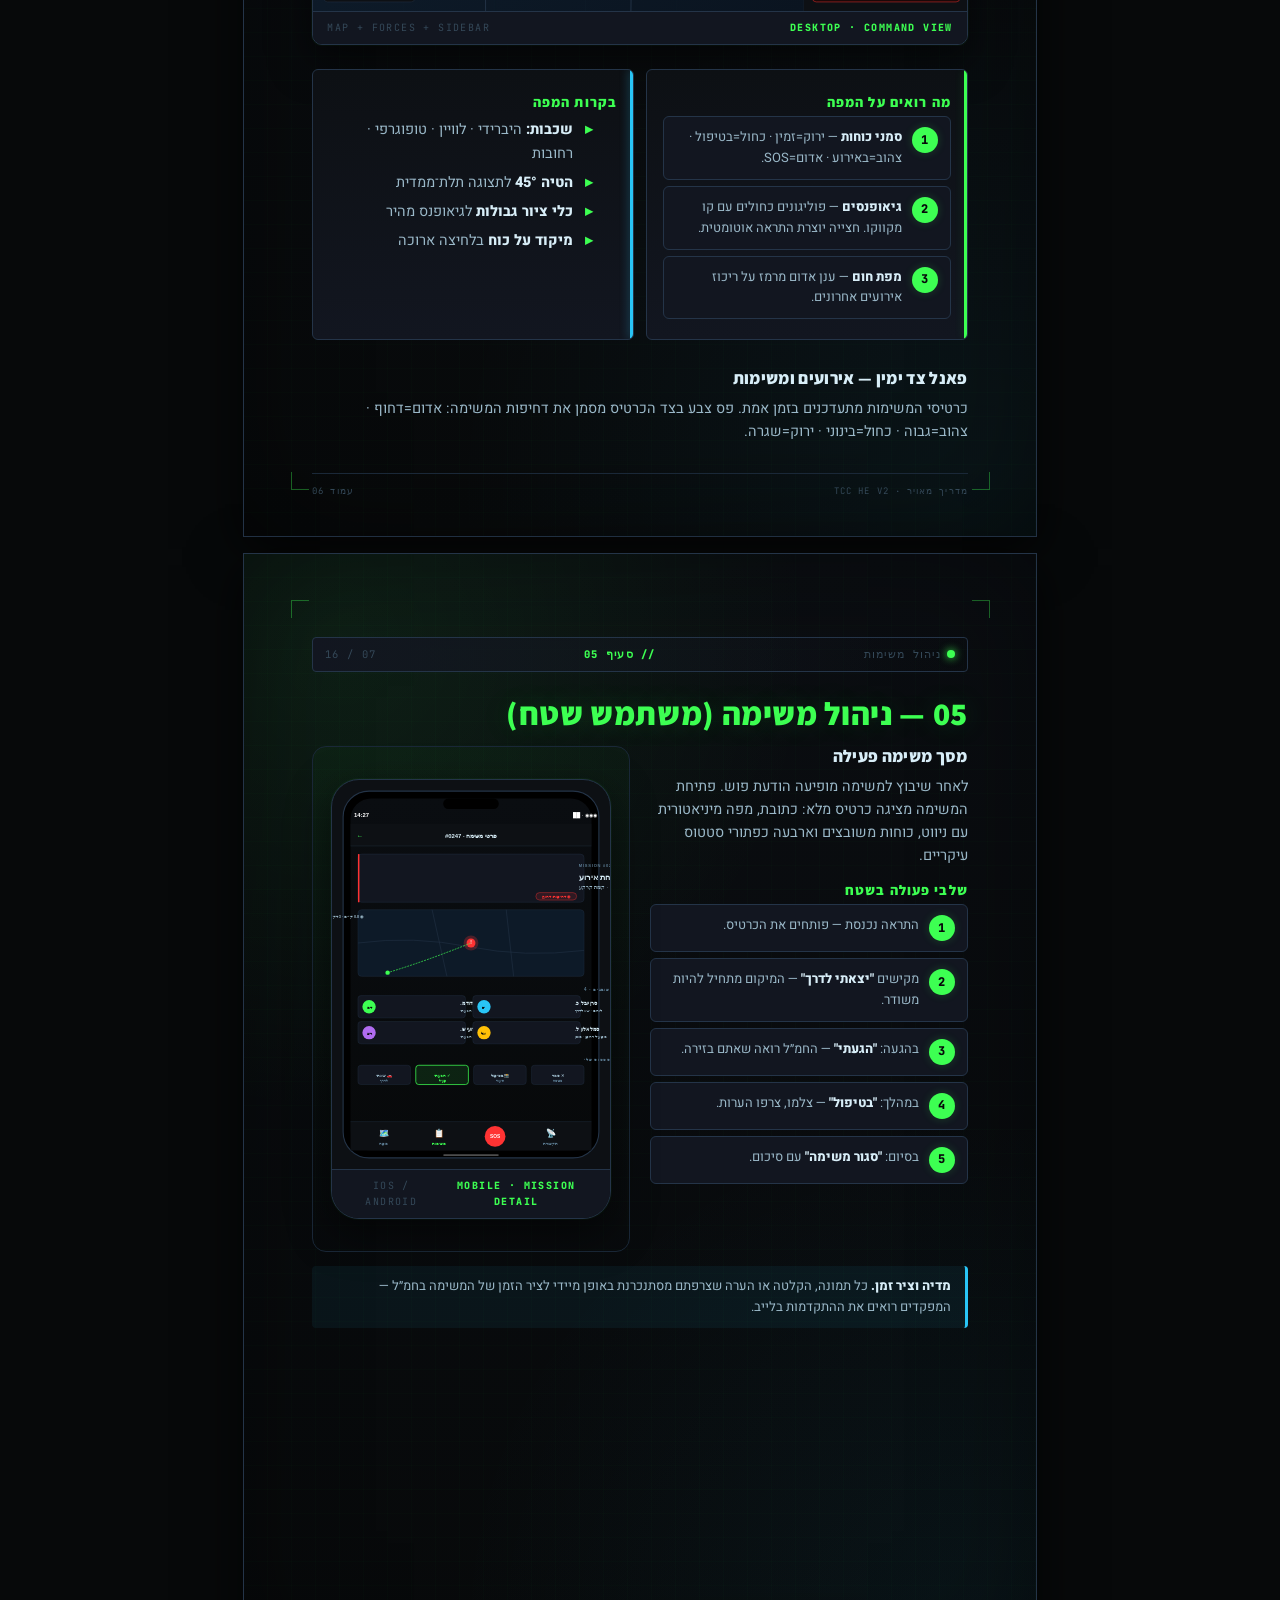
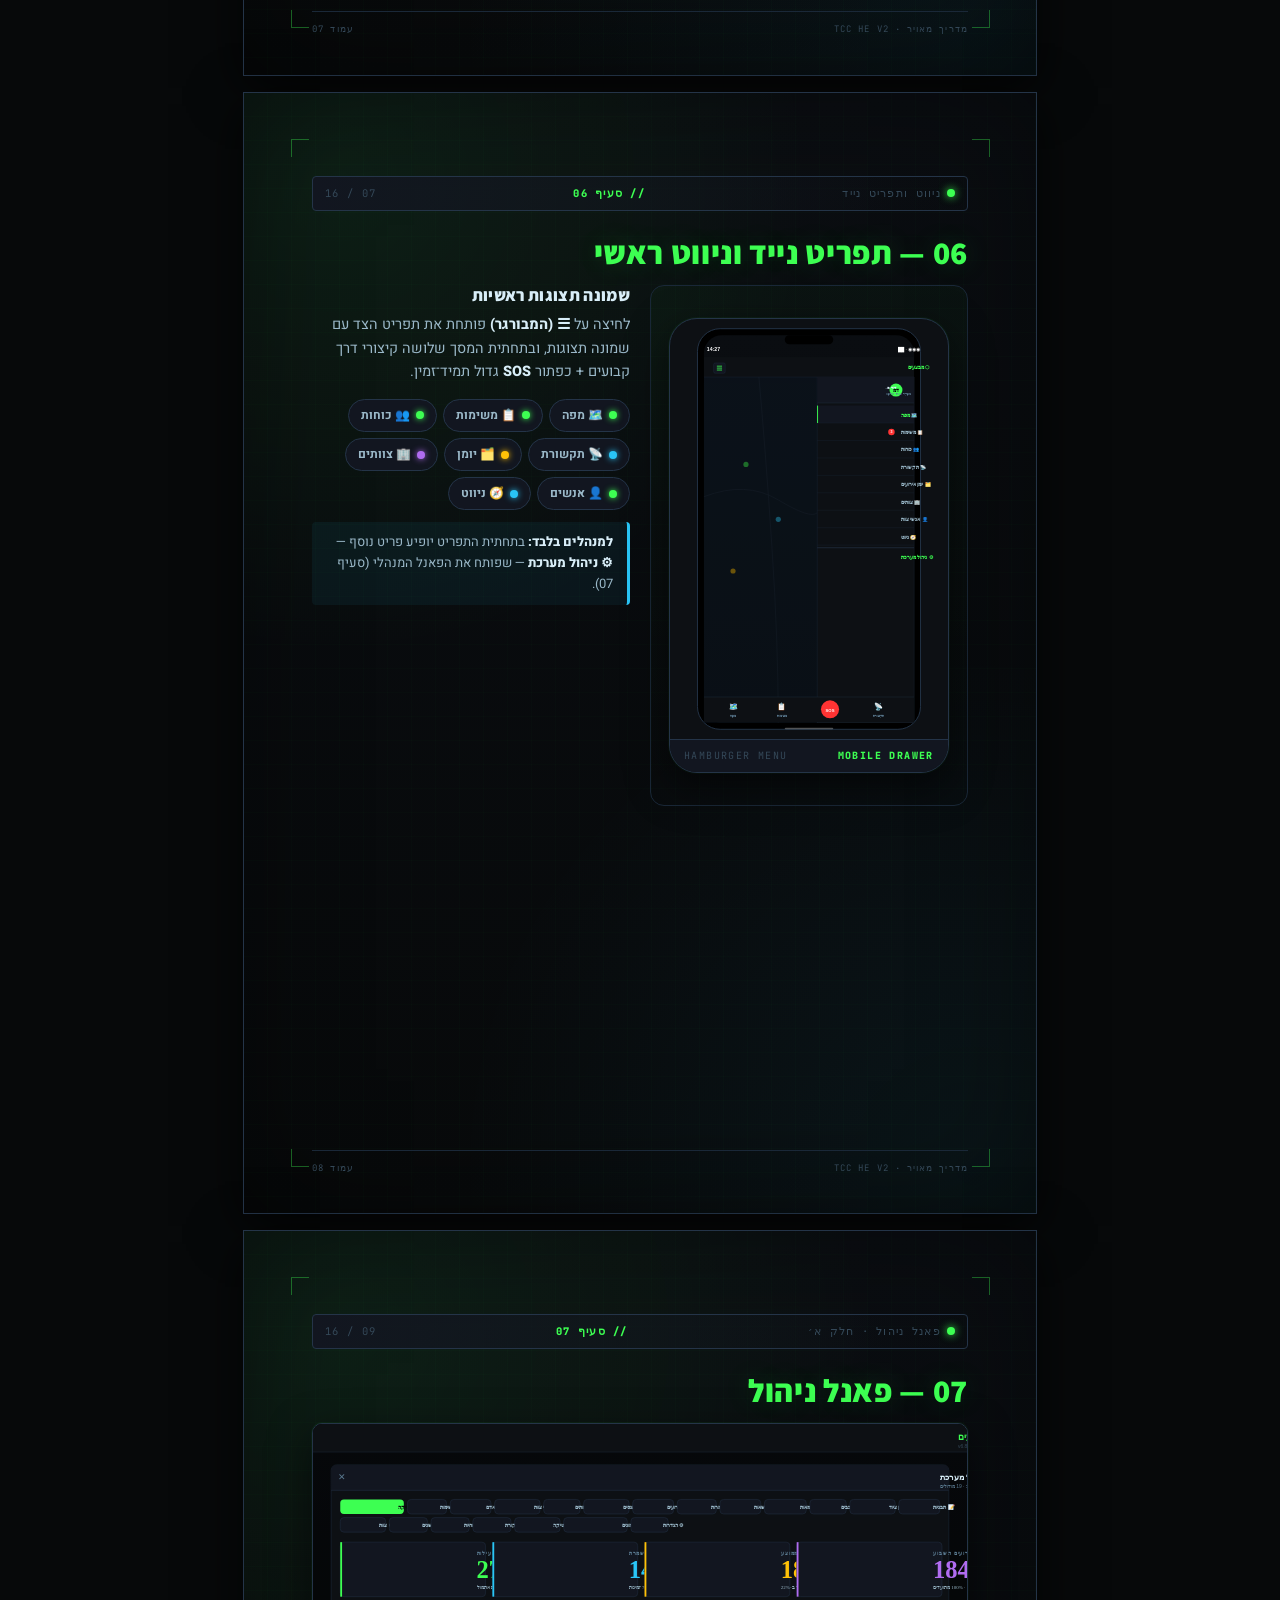
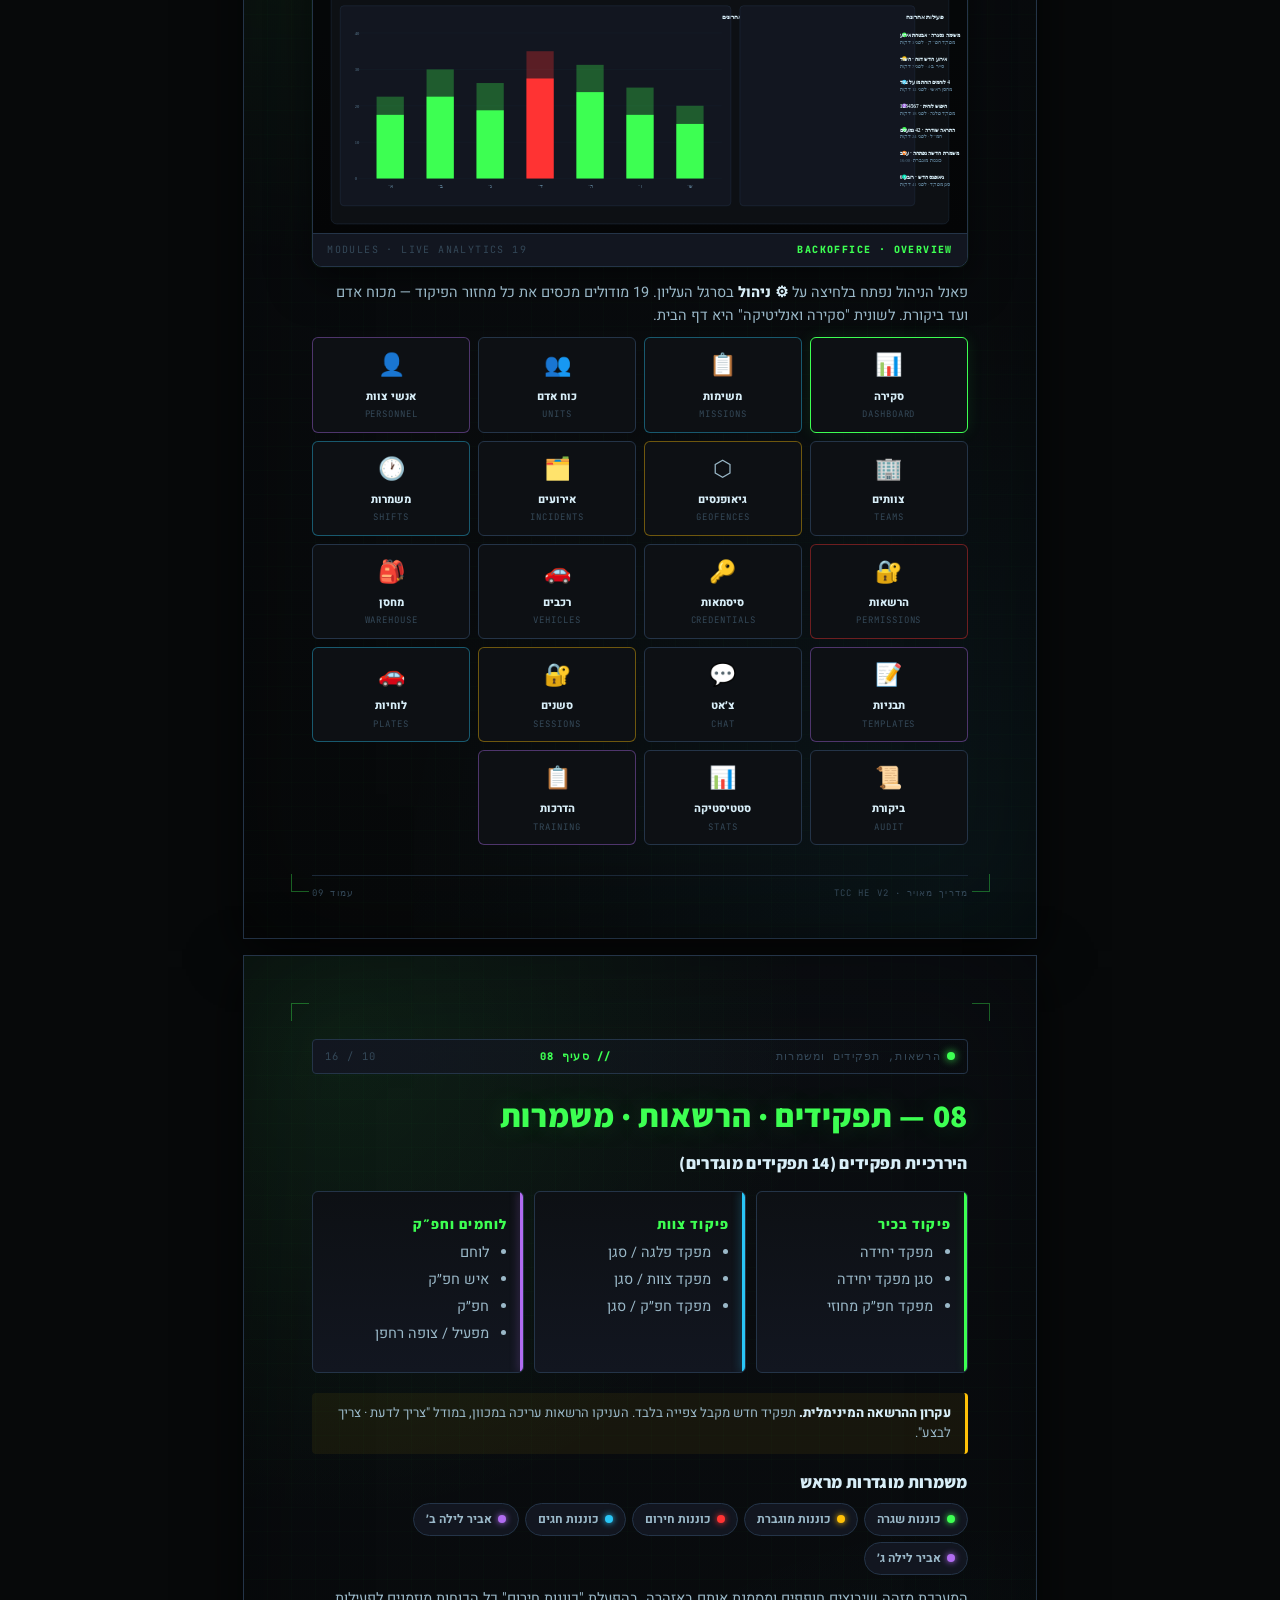
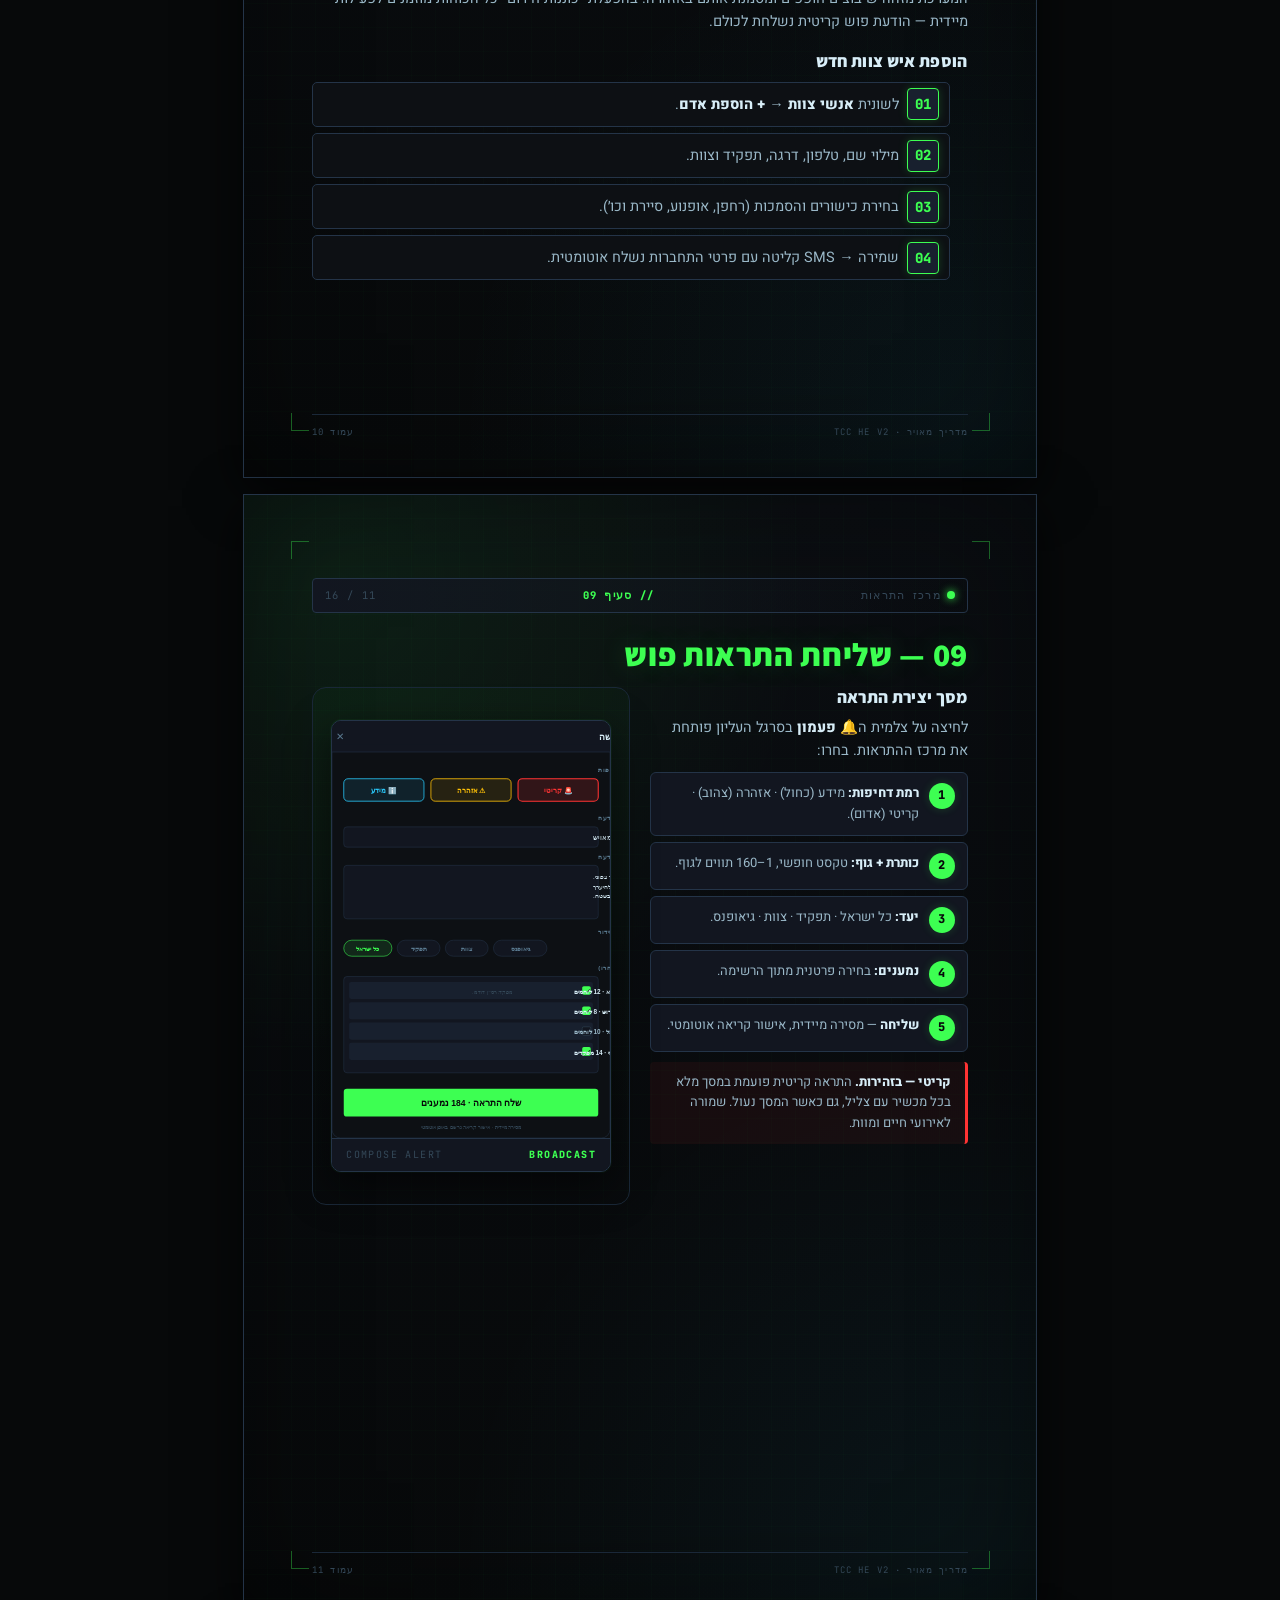
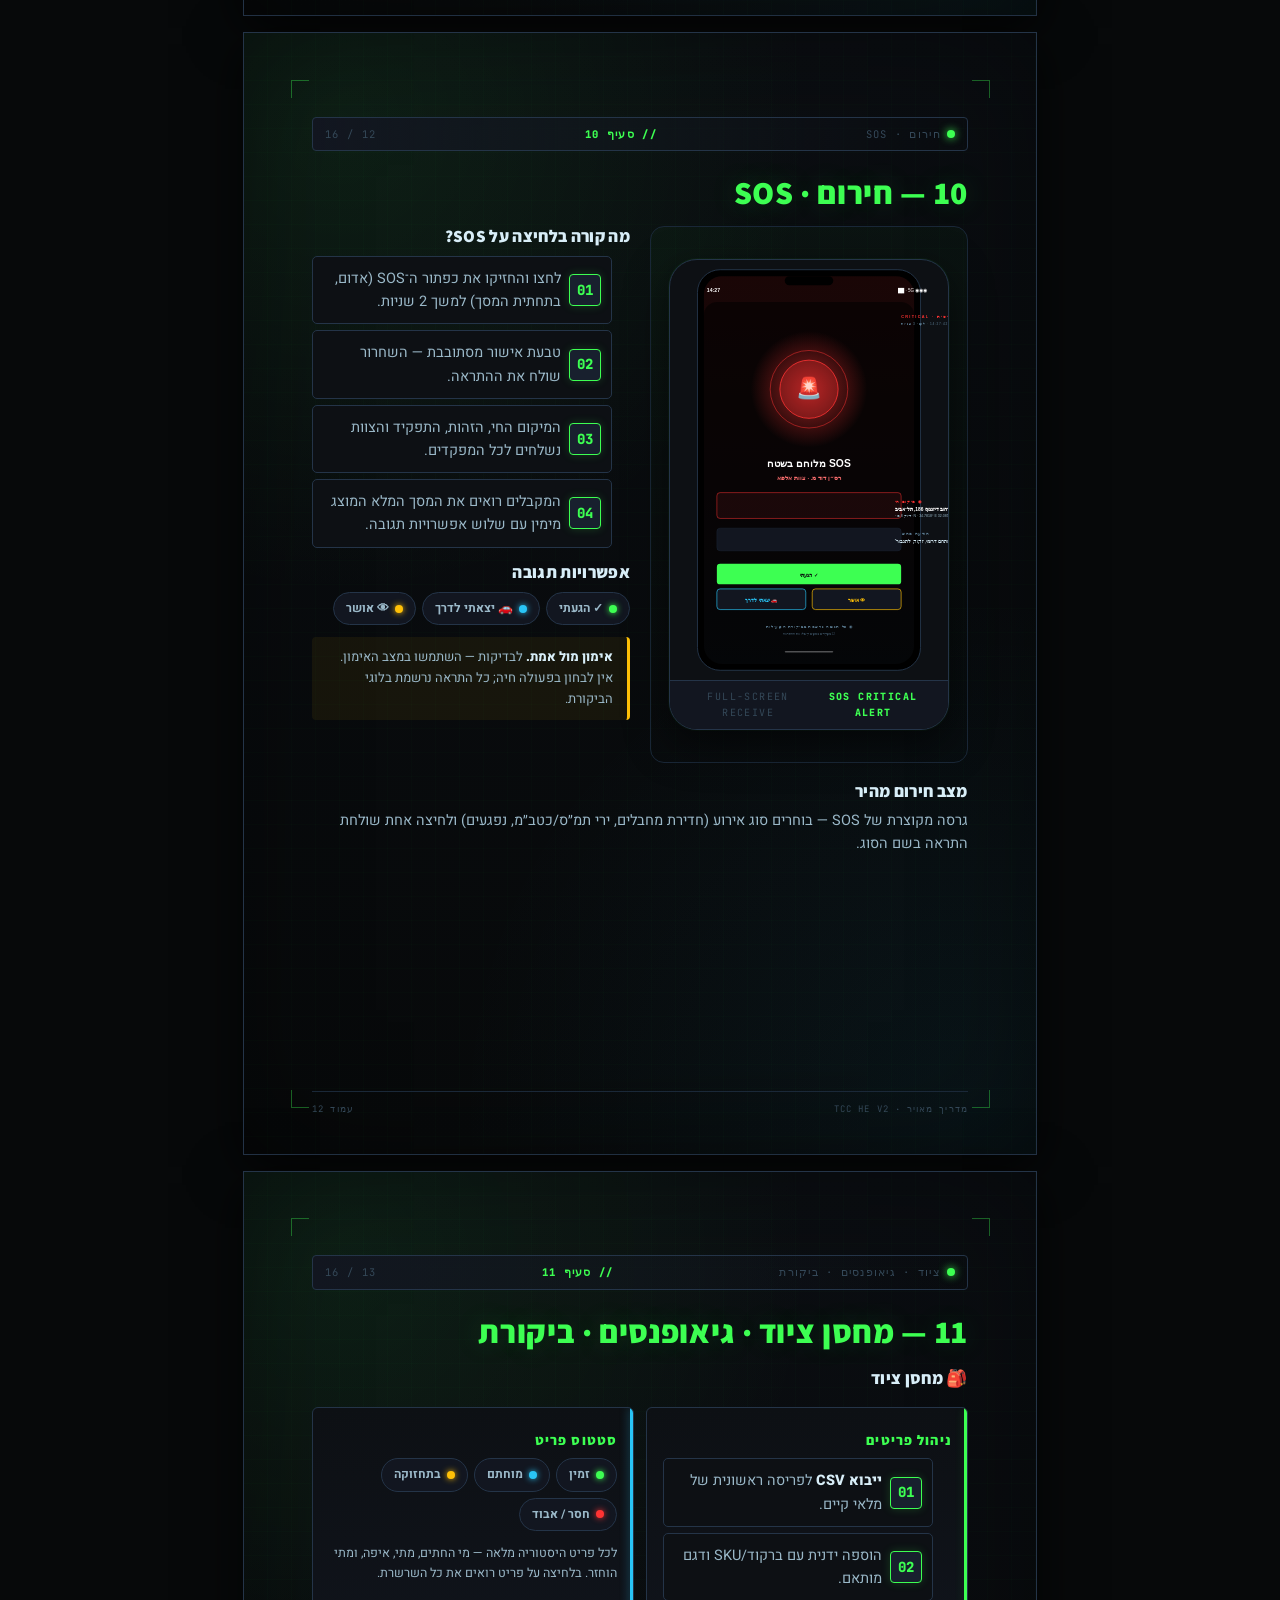
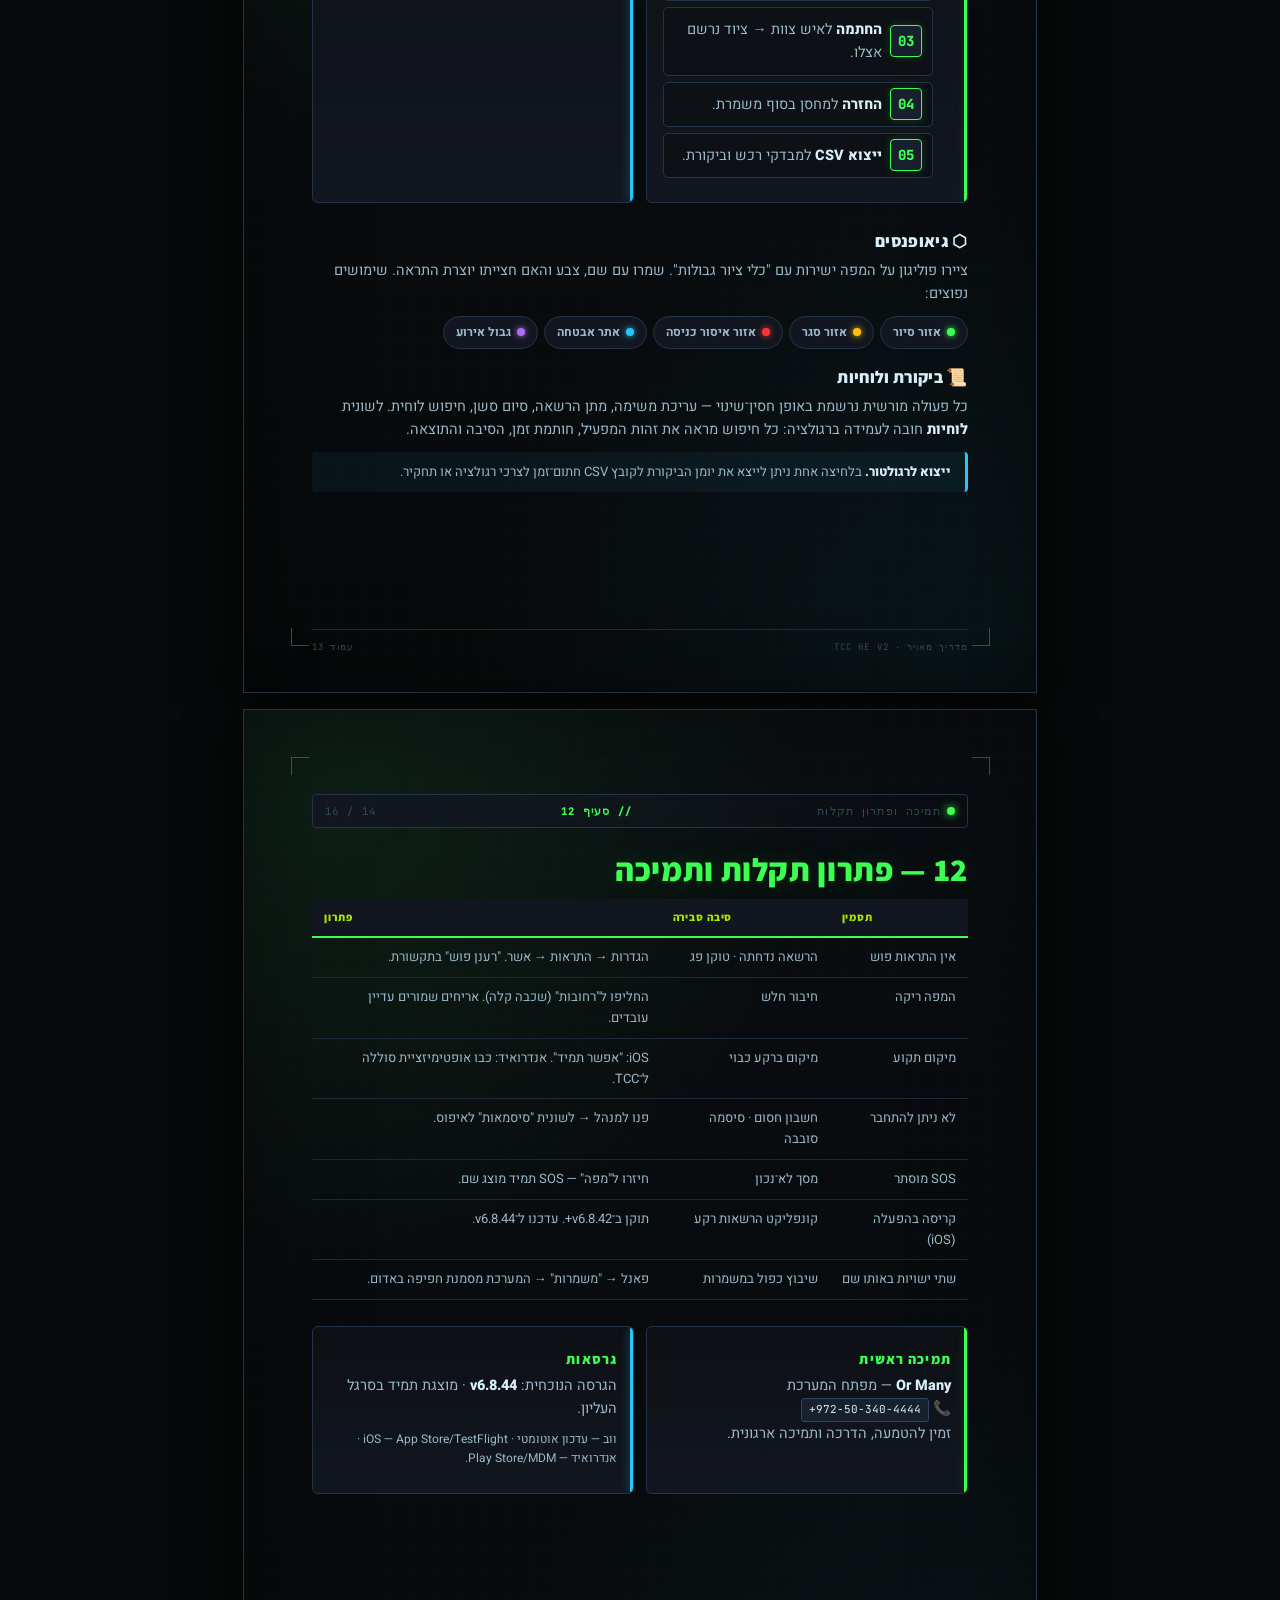
<file: docs/user-guide-he.html>
<!DOCTYPE html>
<html lang="he" dir="rtl">
<head>
<meta charset="UTF-8">
<title>מערכת מבצעים — מדריך משתמש מאויר</title>
<link rel="stylesheet" href="_shared.css">
</head>
<body class="rtl">

<!-- שער -->
<section class="page cover">
  <div class="hud-strip">
    <span><span class="dot"></span>מערכת מקוונת · TCC-UG-HE-v2</span>
    <span class="classif">// מסמך תפעולי מאויר</span>
    <span>סיווג: גלוי</span>
  </div>
  <div class="cover-logo">⬡ TACTICAL COMMAND CENTER</div>
  <span class="cover-badge">◉ מדריך שטח וניהול · מהדורה מאוירת</span>
  <h1 style="font-size:64px">מדריך משתמש<br>מערכת מבצעים</h1>
  <p class="cover-sub">הוראות הפעלה מלאות למפקדים ולמשתמשי שטח — מלוות בצילומי מסך חיים ותרשימי זרימה</p>

  <div class="hero-img" style="margin:30px auto 20px; max-width:700px">
    <img src="img/hero.svg" alt="Tactical Command Center visual">
  </div>

  <div class="cover-meta">
    <div class="m"><div class="l">גרסה</div><div class="v">v6.8.44</div></div>
    <div class="m"><div class="l">פלטפורמות</div><div class="v">ווב · iOS · אנדרואיד</div></div>
    <div class="m"><div class="l">שפה</div><div class="v">עברית · RTL</div></div>
  </div>
  <div class="cover-foot">OR MANY · +972-50-340-4444 · כל הזכויות שמורות</div>
</section>

<!-- תוכן עניינים -->
<section class="page">
  <div class="hud-strip">
    <span><span class="dot"></span>מפתח סעיפים</span>
    <span class="classif">// ניווט המסמך</span>
    <span>02 / 16</span>
  </div>
  <h1 style="font-size:36px">תוכן עניינים</h1>
  <div class="toc">
    <div class="row"><span class="n">01</span><span class="t">סקירה והיכרות עם המערכת</span><span class="p">עמ׳ 03</span></div>
    <div class="row"><span class="n">02</span><span class="t">ארכיטקטורה — הזרימה מהשטח לחמ״ל</span><span class="p">עמ׳ 04</span></div>
    <div class="row"><span class="n">03</span><span class="t">התקנה בכל פלטפורמה — מדריך מאויר</span><span class="p">עמ׳ 05</span></div>
    <div class="row"><span class="n">04</span><span class="t">מסך החמ״ל — המפה המבצעית</span><span class="p">עמ׳ 06</span></div>
    <div class="row"><span class="n">05</span><span class="t">ניהול משימות — משתמש שטח</span><span class="p">עמ׳ 07</span></div>
    <div class="row"><span class="n">06</span><span class="t">תפריט נייד וניווט</span><span class="p">עמ׳ 08</span></div>
    <div class="row"><span class="n">07</span><span class="t">פאנל ניהול — סקירה כללית</span><span class="p">עמ׳ 09</span></div>
    <div class="row"><span class="n">08</span><span class="t">הרשאות · תפקידים · משמרות</span><span class="p">עמ׳ 10</span></div>
    <div class="row"><span class="n">09</span><span class="t">שליחת התראות והתרעות פוש</span><span class="p">עמ׳ 11</span></div>
    <div class="row"><span class="n">10</span><span class="t">חירום · SOS · תגובה ארצית</span><span class="p">עמ׳ 12</span></div>
    <div class="row"><span class="n">11</span><span class="t">מחסן ציוד · גיאופנסים · ביקורת</span><span class="p">עמ׳ 13</span></div>
    <div class="row"><span class="n">12</span><span class="t">פתרון תקלות · תמיכה · גרסאות</span><span class="p">עמ׳ 14</span></div>
  </div>

  <div class="note">
    <strong>ממה מורכב המסמך.</strong> כל סעיף מלווה באיור או צילום מסך אמיתי של המערכת. הצלמיות והמסכים תואמים למה שתראו בפועל בכל פלטפורמה. השתמשו במסמך כהדרכה לצד המסך.
  </div>

  <div class="foot"><span>מדריך מאויר · TCC HE v2</span><span>עמוד 02</span></div>
</section>

<!-- 01 סקירה -->
<section class="page">
  <div class="hud-strip">
    <span><span class="dot"></span>סקירה</span>
    <span class="classif">// סעיף 01</span>
    <span>03 / 16</span>
  </div>
  <h1 style="font-size:32px">01 — היכרות עם המערכת</h1>

  <p><strong>מערכת מבצעים</strong> היא פלטפורמת ניהול מבצעית מאוחדת בזמן אמת — מפה, משימות, כוחות, תקשורת ופיקוד במקום אחד. המערכת פועלת בו־זמנית בדסקטופ, טלפון וטאבלט, ומיועדת לכוחות חירום, אבטחה ומענה שטח.</p>

  <div class="grid3">
    <div class="stat"><div class="big">3</div><div class="lbl">פלטפורמות</div></div>
    <div class="stat"><div class="big blue">19</div><div class="lbl">מודולי ניהול</div></div>
    <div class="stat"><div class="big purple">&lt;1ש׳</div><div class="lbl">סנכרון בין מכשירים</div></div>
  </div>

  <div class="section-sep"><span class="lbl">יכולות ליבה</span></div>

  <div class="icon-grid">
    <div class="ib"><span class="em">🗺️</span>מפה חיה</div>
    <div class="ib"><span class="em">📋</span>משימות</div>
    <div class="ib"><span class="em">👥</span>כוחות</div>
    <div class="ib"><span class="em">📡</span>תקשורת</div>
    <div class="ib"><span class="em">🗂️</span>אירועים</div>
    <div class="ib"><span class="em">🏢</span>צוותים</div>
    <div class="ib"><span class="em">👤</span>אנשי צוות</div>
    <div class="ib"><span class="em">🧭</span>ניווט</div>
    <div class="ib"><span class="em">🎒</span>מחסן ציוד</div>
    <div class="ib"><span class="em">⬡</span>גיאופנסים</div>
    <div class="ib"><span class="em">🔐</span>הרשאות</div>
    <div class="ib"><span class="em">📜</span>ביקורת</div>
    <div class="ib"><span class="em">🚗</span>לוחיות</div>
    <div class="ib"><span class="em">🕐</span>משמרות</div>
    <div class="ib"><span class="em">🔑</span>סיסמאות</div>
    <div class="ib"><span class="em">📝</span>תבניות</div>
    <div class="ib"><span class="em">📊</span>סטטיסטיקה</div>
    <div class="ib"><span class="em">📋</span>הדרכות</div>
  </div>

  <div class="chips">
    <span class="chip"><span class="d"></span>ריל־טיים</span>
    <span class="chip blue"><span class="d"></span>ענן Firebase</span>
    <span class="chip warn"><span class="d"></span>פוש APNs/FCM</span>
    <span class="chip purple"><span class="d"></span>ריבוי־מכשירים</span>
    <span class="chip danger"><span class="d"></span>SOS מובנה</span>
  </div>

  <div class="foot"><span>מדריך מאויר · TCC HE v2</span><span>עמוד 03</span></div>
</section>

<!-- 02 ארכיטקטורה -->
<section class="page">
  <div class="hud-strip">
    <span><span class="dot"></span>ארכיטקטורה</span>
    <span class="classif">// סעיף 02</span>
    <span>04 / 16</span>
  </div>
  <h1 style="font-size:32px">02 — ארכיטקטורה וזרימת נתונים</h1>
  <p>כל הפלטפורמות נשענות על מקור נתונים יחיד — Firebase Realtime Database. שינויים מסתנכרנים בפחות משנייה בין דסקטופ, iOS ואנדרואיד. התראות דחיפה עוברות דרך APNs (iOS) ו־FCM (אנדרואיד).</p>

  <div class="screen">
    <img src="img/dataflow.svg" alt="זרימת נתונים">
    <div class="cap"><span class="t">DATAFLOW</span><span>ONE SOURCE OF TRUTH · ENCRYPTED IN TRANSIT</span></div>
  </div>

  <h3>שלוש פלטפורמות · מקור אחד</h3>
  <div class="grid3">
    <div class="pbig">
      <span class="em">🖥️</span>
      <div class="ti">ווב · PWA</div>
      <div class="sub">חמ״ל פיקודי · שולחני</div>
      <ul class="check">
        <li>פאנל ניהול מלא (19 מודולים)</li>
        <li>תמיכה בריבוי־צגים</li>
        <li>התקנה מיידית בדפדפן</li>
      </ul>
    </div>
    <div class="pbig">
      <span class="em">📱</span>
      <div class="ti">iOS · נייטיב</div>
      <div class="sub">מפעיל שטח · iPhone/iPad</div>
      <ul class="check">
        <li>APNs תמיד פעיל</li>
        <li>מיקום ברקע + Haptics</li>
        <li>סרגל רחב ב־iPad</li>
      </ul>
    </div>
    <div class="pbig">
      <span class="em">🤖</span>
      <div class="ti">אנדרואיד · נייטיב</div>
      <div class="sub">מפעיל שטח · Play/APK</div>
      <ul class="check">
        <li>FCM עם Doze bypass</li>
        <li>שירות רקע קבוע</li>
        <li>התאמה למכשירי שטח</li>
      </ul>
    </div>
  </div>

  <div class="foot"><span>מדריך מאויר · TCC HE v2</span><span>עמוד 04</span></div>
</section>

<!-- 03 התקנה -->
<section class="page">
  <div class="hud-strip">
    <span><span class="dot"></span>התקנה והתחברות</span>
    <span class="classif">// סעיף 03</span>
    <span>05 / 16</span>
  </div>
  <h1 style="font-size:32px">03 — התקנה בכל פלטפורמה</h1>

  <div class="walk">
    <div class="text">
      <h3>מסך כניסה מאובטח</h3>
      <p>בהפעלה ראשונה מוצג מסך הכניסה. הכניסו את כתובת המייל והסיסמה שקיבלתם מהמפקד. לחיצה על <strong>"כניסה למערכת"</strong> מאמתת מול Firebase, רושמת את המכשיר ומציגה את תצוגת המפה.</p>
      <div class="annot"><span class="num">1</span><span class="bd"><strong>מייל:</strong> כפי שהוגדר בפאנל הניהול (לשונית "סיסמאות").</span></div>
      <div class="annot"><span class="num">2</span><span class="bd"><strong>סיסמה:</strong> ראשונית — ניתן לאלץ שינוי בכניסה ראשונה.</span></div>
      <div class="annot"><span class="num">3</span><span class="bd"><strong>טוקן פוש:</strong> נרשם אוטומטית בעת הכניסה.</span></div>
    </div>
    <div class="device">
      <div class="screen phone">
        <svg viewBox="0 0 280 520" xmlns="http://www.w3.org/2000/svg" font-family="Heebo">
          <rect width="280" height="520" rx="34" fill="#07090a"/>
          <rect x="95" y="8" width="90" height="18" rx="9" fill="#000"/>
          <rect x="30" y="110" width="220" height="300" rx="14" fill="#0d1014" stroke="#243448"/>
          <text x="140" y="168" text-anchor="middle" font-size="18" font-weight="900" fill="#3dff52">⬡ מערכת מבצעים</text>
          <text x="140" y="192" text-anchor="middle" font-size="10" fill="#5a7a90" font-weight="700">כוננות מחוזית ת"א · v6.8.44</text>
          <text x="230" y="228" text-anchor="end" font-size="9" fill="#5a7a90" font-weight="700">אימייל</text>
          <rect x="50" y="236" width="180" height="30" rx="4" fill="#121620" stroke="#243448"/>
          <text x="60" y="256" font-size="10" fill="#344858">your@email.com</text>
          <text x="230" y="284" text-anchor="end" font-size="9" fill="#5a7a90" font-weight="700">סיסמה</text>
          <rect x="50" y="292" width="180" height="30" rx="4" fill="#121620" stroke="#243448"/>
          <text x="60" y="312" font-size="12" fill="#344858">••••••••</text>
          <rect x="50" y="348" width="180" height="36" rx="4" fill="#3dff52"/>
          <text x="140" y="370" text-anchor="middle" font-size="13" font-weight="900" fill="#07090a">🔓 כניסה למערכת</text>
        </svg>
        <div class="cap"><span class="t">LOGIN · iOS</span><span>v6.8.44</span></div>
      </div>
    </div>
  </div>

  <div class="grid3" style="margin-top:14px">
    <div class="card">
      <h4>🌐 ווב · PWA</h4>
      <ol class="steps" style="margin:4px 0">
        <li>כתובת האפליקציה בדפדפן.</li>
        <li>"הוסף למסך הבית".</li>
        <li>אישור התראות + מיקום.</li>
      </ol>
    </div>
    <div class="card blue">
      <h4>📱 iOS</h4>
      <ol class="steps" style="margin:4px 0">
        <li>App Store / TestFlight.</li>
        <li>אשרו מיקום "תמיד".</li>
        <li>אשרו פוש APNs.</li>
      </ol>
    </div>
    <div class="card purple">
      <h4>🤖 אנדרואיד</h4>
      <ol class="steps" style="margin:4px 0">
        <li>Google Play / APK.</li>
        <li>בטלו אופטימיזציית סוללה.</li>
        <li>אשרו התראות.</li>
      </ol>
    </div>
  </div>

  <div class="foot"><span>מדריך מאויר · TCC HE v2</span><span>עמוד 05</span></div>
</section>

<!-- 04 מפה -->
<section class="page">
  <div class="hud-strip">
    <span><span class="dot"></span>המפה המבצעית</span>
    <span class="classif">// סעיף 04</span>
    <span>06 / 16</span>
  </div>
  <h1 style="font-size:32px">04 — מסך החמ״ל · המפה המבצעית</h1>

  <div class="screen">
    <img src="img/mock-desktop.svg" alt="מסך חמ״ל דסקטופ">
    <div class="cap"><span class="t">DESKTOP · COMMAND VIEW</span><span>MAP + FORCES + SIDEBAR</span></div>
  </div>

  <div class="grid2">
    <div class="card">
      <h4>מה רואים על המפה</h4>
      <div class="annot"><span class="num">1</span><span class="bd"><strong>סמני כוחות</strong> — ירוק=זמין · כחול=בטיפול · צהוב=באירוע · אדום=SOS.</span></div>
      <div class="annot"><span class="num">2</span><span class="bd"><strong>גיאופנסים</strong> — פוליגונים כחולים עם קו מקווקו. חצייה יוצרת התראה אוטומטית.</span></div>
      <div class="annot"><span class="num">3</span><span class="bd"><strong>מפת חום</strong> — ענן אדום מרמז על ריכוז אירועים אחרונים.</span></div>
    </div>
    <div class="card blue">
      <h4>בקרות המפה</h4>
      <ul class="check">
        <li><strong>שכבות:</strong> היברידי · לוויין · טופוגרפי · רחובות</li>
        <li><strong>הטיה 45°</strong> לתצוגה תלת־ממדית</li>
        <li><strong>כלי ציור גבולות</strong> לגיאופנס מהיר</li>
        <li><strong>מיקוד על כוח</strong> בלחיצה ארוכה</li>
      </ul>
    </div>
  </div>

  <h3>פאנל צד ימין — אירועים ומשימות</h3>
  <p>כרטיסי המשימות מתעדכנים בזמן אמת. פס צבע בצד הכרטיס מסמן את דחיפות המשימה: אדום=דחוף · צהוב=גבוה · כחול=בינוני · ירוק=שגרה.</p>

  <div class="foot"><span>מדריך מאויר · TCC HE v2</span><span>עמוד 06</span></div>
</section>

<!-- 05 משימות -->
<section class="page">
  <div class="hud-strip">
    <span><span class="dot"></span>ניהול משימות</span>
    <span class="classif">// סעיף 05</span>
    <span>07 / 16</span>
  </div>
  <h1 style="font-size:32px">05 — ניהול משימה (משתמש שטח)</h1>

  <div class="walk">
    <div class="text">
      <h3>מסך משימה פעילה</h3>
      <p>לאחר שיבוץ למשימה מופיעה הודעת פוש. פתיחת המשימה מציגה כרטיס מלא: כתובת, מפה מיניאטורית עם ניווט, כוחות משובצים וארבעה כפתורי סטטוס עיקריים.</p>

      <h4 style="margin-top:14px">שלבי פעולה בשטח</h4>
      <div class="annot"><span class="num">1</span><span class="bd">התראה נכנסת — פותחים את הכרטיס.</span></div>
      <div class="annot"><span class="num">2</span><span class="bd">מקישים <strong>"יצאתי לדרך"</strong> — המיקום מתחיל להיות משודר.</span></div>
      <div class="annot"><span class="num">3</span><span class="bd">בהגעה: <strong>"הגעתי"</strong> — החמ״ל רואה שאתם בזירה.</span></div>
      <div class="annot"><span class="num">4</span><span class="bd">במהלך: <strong>"בטיפול"</strong> — צלמו, צרפו הערות.</span></div>
      <div class="annot"><span class="num">5</span><span class="bd">בסיום: <strong>"סגור משימה"</strong> עם סיכום.</span></div>
    </div>
    <div class="device">
      <div class="screen phone">
        <img src="img/mock-mission.svg" alt="מסך משימה">
        <div class="cap"><span class="t">MOBILE · MISSION DETAIL</span><span>iOS / ANDROID</span></div>
      </div>
    </div>
  </div>

  <div class="note">
    <strong>מדיה וציר זמן.</strong> כל תמונה, הקלטה או הערה שצרפתם מסתנכרנת באופן מיידי לציר הזמן של המשימה בחמ״ל — המפקדים רואים את ההתקדמות בלייב.
  </div>

  <div class="foot"><span>מדריך מאויר · TCC HE v2</span><span>עמוד 07</span></div>
</section>

<!-- 06 תפריט נייד -->
<section class="page">
  <div class="hud-strip">
    <span><span class="dot"></span>ניווט ותפריט נייד</span>
    <span class="classif">// סעיף 06</span>
    <span>07 / 16</span>
  </div>
  <h1 style="font-size:32px">06 — תפריט נייד וניווט ראשי</h1>

  <div class="walk reverse">
    <div class="device">
      <div class="screen phone">
        <img src="img/mock-mobile-nav.svg" alt="תפריט נייד">
        <div class="cap"><span class="t">MOBILE DRAWER</span><span>HAMBURGER MENU</span></div>
      </div>
    </div>
    <div class="text">
      <h3>שמונה תצוגות ראשיות</h3>
      <p>לחיצה על <strong>☰ (המבורגר)</strong> פותחת את תפריט הצד עם שמונה תצוגות, ובתחתית המסך שלושה קיצורי דרך קבועים + כפתור <strong>SOS</strong> גדול תמיד־זמין.</p>

      <div class="chips" style="margin-top:16px">
        <span class="chip"><span class="d"></span>🗺️ מפה</span>
        <span class="chip"><span class="d"></span>📋 משימות</span>
        <span class="chip"><span class="d"></span>👥 כוחות</span>
        <span class="chip blue"><span class="d"></span>📡 תקשורת</span>
        <span class="chip warn"><span class="d"></span>🗂️ יומן</span>
        <span class="chip purple"><span class="d"></span>🏢 צוותים</span>
        <span class="chip"><span class="d"></span>👤 אנשים</span>
        <span class="chip blue"><span class="d"></span>🧭 ניווט</span>
      </div>

      <div class="note">
        <strong>למנהלים בלבד:</strong> בתחתית התפריט יופיע פריט נוסף — <strong>⚙ ניהול מערכת</strong> — שפותח את הפאנל המנהלי (סעיף 07).
      </div>
    </div>
  </div>

  <div class="foot"><span>מדריך מאויר · TCC HE v2</span><span>עמוד 08</span></div>
</section>

<!-- 07 פאנל ניהול -->
<section class="page">
  <div class="hud-strip">
    <span><span class="dot"></span>פאנל ניהול · חלק א׳</span>
    <span class="classif">// סעיף 07</span>
    <span>09 / 16</span>
  </div>
  <h1 style="font-size:32px">07 — פאנל ניהול</h1>

  <div class="screen">
    <img src="img/mock-admin.svg" alt="פאנל ניהול">
    <div class="cap"><span class="t">BACKOFFICE · OVERVIEW</span><span>19 MODULES · LIVE ANALYTICS</span></div>
  </div>

  <p>פאנל הניהול נפתח בלחיצה על <strong>⚙ ניהול</strong> בסרגל העליון. 19 מודולים מכסים את כל מחזור הפיקוד — מכוח אדם ועד ביקורת. לשונית "סקירה ואנליטיקה" היא דף הבית.</p>

  <div class="mod-grid">
    <div class="mod accent"><span class="em">📊</span><div class="nm">סקירה</div><div class="sub">DASHBOARD</div></div>
    <div class="mod blue"><span class="em">📋</span><div class="nm">משימות</div><div class="sub">MISSIONS</div></div>
    <div class="mod"><span class="em">👥</span><div class="nm">כוח אדם</div><div class="sub">UNITS</div></div>
    <div class="mod purple"><span class="em">👤</span><div class="nm">אנשי צוות</div><div class="sub">PERSONNEL</div></div>
    <div class="mod"><span class="em">🏢</span><div class="nm">צוותים</div><div class="sub">TEAMS</div></div>
    <div class="mod warn"><span class="em">⬡</span><div class="nm">גיאופנסים</div><div class="sub">GEOFENCES</div></div>
    <div class="mod"><span class="em">🗂️</span><div class="nm">אירועים</div><div class="sub">INCIDENTS</div></div>
    <div class="mod blue"><span class="em">🕐</span><div class="nm">משמרות</div><div class="sub">SHIFTS</div></div>
    <div class="mod danger"><span class="em">🔐</span><div class="nm">הרשאות</div><div class="sub">PERMISSIONS</div></div>
    <div class="mod"><span class="em">🔑</span><div class="nm">סיסמאות</div><div class="sub">CREDENTIALS</div></div>
    <div class="mod"><span class="em">🚗</span><div class="nm">רכבים</div><div class="sub">VEHICLES</div></div>
    <div class="mod"><span class="em">🎒</span><div class="nm">מחסן</div><div class="sub">WAREHOUSE</div></div>
    <div class="mod purple"><span class="em">📝</span><div class="nm">תבניות</div><div class="sub">TEMPLATES</div></div>
    <div class="mod"><span class="em">💬</span><div class="nm">צ׳אט</div><div class="sub">CHAT</div></div>
    <div class="mod warn"><span class="em">🔐</span><div class="nm">סשנים</div><div class="sub">SESSIONS</div></div>
    <div class="mod blue"><span class="em">🚗</span><div class="nm">לוחיות</div><div class="sub">PLATES</div></div>
    <div class="mod"><span class="em">📜</span><div class="nm">ביקורת</div><div class="sub">AUDIT</div></div>
    <div class="mod"><span class="em">📊</span><div class="nm">סטטיסטיקה</div><div class="sub">STATS</div></div>
    <div class="mod purple"><span class="em">📋</span><div class="nm">הדרכות</div><div class="sub">TRAINING</div></div>
  </div>

  <div class="foot"><span>מדריך מאויר · TCC HE v2</span><span>עמוד 09</span></div>
</section>

<!-- 08 הרשאות -->
<section class="page">
  <div class="hud-strip">
    <span><span class="dot"></span>הרשאות, תפקידים ומשמרות</span>
    <span class="classif">// סעיף 08</span>
    <span>10 / 16</span>
  </div>
  <h1 style="font-size:32px">08 — תפקידים · הרשאות · משמרות</h1>

  <h3>היררכיית תפקידים (14 תפקידים מוגדרים)</h3>
  <div class="grid3">
    <div class="card"><h4>פיקוד בכיר</h4><ul><li>מפקד יחידה</li><li>סגן מפקד יחידה</li><li>מפקד חפ״ק מחוזי</li></ul></div>
    <div class="card blue"><h4>פיקוד צוות</h4><ul><li>מפקד פלגה / סגן</li><li>מפקד צוות / סגן</li><li>מפקד חפ״ק / סגן</li></ul></div>
    <div class="card purple"><h4>לוחמים וחפ״ק</h4><ul><li>לוחם</li><li>איש חפ״ק</li><li>חפ״ק</li><li>מפעיל / צופה רחפן</li></ul></div>
  </div>

  <div class="note warn"><strong>עקרון ההרשאה המינימלית.</strong> תפקיד חדש מקבל צפייה בלבד. העניקו הרשאות עריכה במכוון, במודל "צריך לדעת · צריך לבצע".</div>

  <h3>משמרות מוגדרות מראש</h3>
  <div class="chips">
    <span class="chip"><span class="d"></span>כוננות שגרה</span>
    <span class="chip warn"><span class="d"></span>כוננות מוגברת</span>
    <span class="chip danger"><span class="d"></span>כוננות חירום</span>
    <span class="chip blue"><span class="d"></span>כוננות חגים</span>
    <span class="chip purple"><span class="d"></span>אביר לילה ב׳</span>
    <span class="chip purple"><span class="d"></span>אביר לילה ג׳</span>
  </div>
  <p>המערכת מזהה שיבוצים חופפים ומסמנת אותם באזהרה. בהפעלת "כוננות חירום" כל הכוחות מוזמנים לפעילות מיידית — הודעת פוש קריטית נשלחת לכולם.</p>

  <h3>הוספת איש צוות חדש</h3>
  <ol class="steps">
    <li>לשונית <strong>אנשי צוות</strong> → <strong>+ הוספת אדם</strong>.</li>
    <li>מילוי שם, טלפון, דרגה, תפקיד וצוות.</li>
    <li>בחירת כישורים והסמכות (רחפן, אופנוע, סיירת וכו׳).</li>
    <li>שמירה → SMS קליטה עם פרטי התחברות נשלח אוטומטית.</li>
  </ol>

  <div class="foot"><span>מדריך מאויר · TCC HE v2</span><span>עמוד 10</span></div>
</section>

<!-- 09 התראות -->
<section class="page">
  <div class="hud-strip">
    <span><span class="dot"></span>מרכז התראות</span>
    <span class="classif">// סעיף 09</span>
    <span>11 / 16</span>
  </div>
  <h1 style="font-size:32px">09 — שליחת התראות פוש</h1>

  <div class="walk">
    <div class="text">
      <h3>מסך יצירת התראה</h3>
      <p>לחיצה על צלמית ה<strong>🔔 פעמון</strong> בסרגל העליון פותחת את מרכז ההתראות. בחרו:</p>
      <div class="annot"><span class="num">1</span><span class="bd"><strong>רמת דחיפות:</strong> מידע (כחול) · אזהרה (צהוב) · קריטי (אדום).</span></div>
      <div class="annot"><span class="num">2</span><span class="bd"><strong>כותרת + גוף:</strong> טקסט חופשי, 1–160 תווים לגוף.</span></div>
      <div class="annot"><span class="num">3</span><span class="bd"><strong>יעד:</strong> כל ישראל · תפקיד · צוות · גיאופנס.</span></div>
      <div class="annot"><span class="num">4</span><span class="bd"><strong>נמענים:</strong> בחירה פרטנית מתוך הרשימה.</span></div>
      <div class="annot"><span class="num">5</span><span class="bd"><strong>שליחה</strong> — מסירה מיידית, אישור קריאה אוטומטי.</span></div>

      <div class="note danger">
        <strong>קריטי — בזהירות.</strong> התראה קריטית פועמת במסך מלא בכל מכשיר עם צליל, גם כאשר המסך נעול. שמורה לאירועי חיים ומוות.
      </div>
    </div>
    <div class="device">
      <div class="screen small">
        <img src="img/mock-notif.svg" alt="מסך שליחת התראה">
        <div class="cap"><span class="t">BROADCAST</span><span>COMPOSE ALERT</span></div>
      </div>
    </div>
  </div>

  <div class="foot"><span>מדריך מאויר · TCC HE v2</span><span>עמוד 11</span></div>
</section>

<!-- 10 SOS -->
<section class="page">
  <div class="hud-strip">
    <span><span class="dot"></span>חירום · SOS</span>
    <span class="classif">// סעיף 10</span>
    <span>12 / 16</span>
  </div>
  <h1 style="font-size:32px">10 — חירום · SOS</h1>

  <div class="walk reverse">
    <div class="device">
      <div class="screen phone">
        <img src="img/mock-sos.svg" alt="מסך SOS">
        <div class="cap"><span class="t">SOS CRITICAL ALERT</span><span>FULL-SCREEN RECEIVE</span></div>
      </div>
    </div>
    <div class="text">
      <h3>מה קורה בלחיצה על SOS?</h3>
      <ol class="steps">
        <li>לחצו והחזיקו את כפתור ה־SOS (אדום, בתחתית המסך) למשך 2 שניות.</li>
        <li>טבעת אישור מסתובבת — השחרור שולח את ההתראה.</li>
        <li>המיקום החי, הזהות, התפקיד והצוות נשלחים לכל המפקדים.</li>
        <li>המקבלים רואים את המסך המלא המוצג מימין עם שלוש אפשרויות תגובה.</li>
      </ol>

      <h3 style="margin-top:14px">אפשרויות תגובה</h3>
      <div class="chips">
        <span class="chip"><span class="d"></span>✓ הגעתי</span>
        <span class="chip blue"><span class="d"></span>🚗 יצאתי לדרך</span>
        <span class="chip warn"><span class="d"></span>👁 אושר</span>
      </div>

      <div class="note warn"><strong>אימון מול אמת.</strong> לבדיקות — השתמשו במצב האימון. אין לבחון בפעולה חיה; כל התראה נרשמת בלוגי הביקורת.</div>
    </div>
  </div>

  <h3>מצב חירום מהיר</h3>
  <p>גרסה מקוצרת של SOS — בוחרים סוג אירוע (חדירת מחבלים, ירי תמ״ס/כטב״מ, נפגעים) ולחיצה אחת שולחת התראה בשם הסוג.</p>

  <div class="foot"><span>מדריך מאויר · TCC HE v2</span><span>עמוד 12</span></div>
</section>

<!-- 11 מחסן -->
<section class="page">
  <div class="hud-strip">
    <span><span class="dot"></span>ציוד · גיאופנסים · ביקורת</span>
    <span class="classif">// סעיף 11</span>
    <span>13 / 16</span>
  </div>
  <h1 style="font-size:32px">11 — מחסן ציוד · גיאופנסים · ביקורת</h1>

  <h3>🎒 מחסן ציוד</h3>
  <div class="grid2">
    <div class="card">
      <h4>ניהול פריטים</h4>
      <ol class="steps">
        <li><strong>ייבוא CSV</strong> לפריסה ראשונית של מלאי קיים.</li>
        <li>הוספה ידנית עם ברקוד/SKU ודגם מותאם.</li>
        <li><strong>החתמה</strong> לאיש צוות → ציוד נרשם אצלו.</li>
        <li><strong>החזרה</strong> למחסן בסוף משמרת.</li>
        <li><strong>ייצוא CSV</strong> למבדקי רכש וביקורת.</li>
      </ol>
    </div>
    <div class="card blue">
      <h4>סטטוס פריט</h4>
      <div class="chips">
        <span class="chip"><span class="d"></span>זמין</span>
        <span class="chip blue"><span class="d"></span>מוחתם</span>
        <span class="chip warn"><span class="d"></span>בתחזוקה</span>
        <span class="chip danger"><span class="d"></span>חסר / אבוד</span>
      </div>
      <p style="font-size:12.5px">לכל פריט היסטוריה מלאה — מי החתים, מתי, איפה, ומתי הוחזר. בלחיצה על פריט רואים את כל השרשרת.</p>
    </div>
  </div>

  <h3>⬡ גיאופנסים</h3>
  <p>ציירו פוליגון על המפה ישירות עם "כלי ציור גבולות". שמרו עם שם, צבע והאם חצייתו יוצרת התראה. שימושים נפוצים:</p>
  <div class="chips">
    <span class="chip"><span class="d"></span>אזור סיור</span>
    <span class="chip warn"><span class="d"></span>אזור סגר</span>
    <span class="chip danger"><span class="d"></span>אזור איסור כניסה</span>
    <span class="chip blue"><span class="d"></span>אתר אבטחה</span>
    <span class="chip purple"><span class="d"></span>גבול אירוע</span>
  </div>

  <h3>📜 ביקורת ולוחיות</h3>
  <p>כל פעולה מורשית נרשמת באופן חסין־שינוי — עריכת משימה, מתן הרשאה, סיום סשן, חיפוש לוחית. לשונית <strong>לוחיות</strong> חובה לעמידה ברגולציה: כל חיפוש מראה את זהות המפעיל, חותמת זמן, הסיבה והתוצאה.</p>

  <div class="note"><strong>ייצוא לרגולטור.</strong> בלחיצה אחת ניתן לייצא את יומן הביקורת לקובץ CSV חתום־זמן לצרכי רגולציה או תחקיר.</div>

  <div class="foot"><span>מדריך מאויר · TCC HE v2</span><span>עמוד 13</span></div>
</section>

<!-- 12 פתרון תקלות -->
<section class="page">
  <div class="hud-strip">
    <span><span class="dot"></span>תמיכה ופתרון תקלות</span>
    <span class="classif">// סעיף 12</span>
    <span>14 / 16</span>
  </div>
  <h1 style="font-size:32px">12 — פתרון תקלות ותמיכה</h1>

  <table class="tbl">
    <thead><tr><th>תסמין</th><th>סיבה סבירה</th><th>פתרון</th></tr></thead>
    <tbody>
      <tr><td>אין התראות פוש</td><td>הרשאה נדחתה · טוקן פג</td><td>הגדרות → התראות → אשר. "רענן פוש" בתקשורת.</td></tr>
      <tr><td>המפה ריקה</td><td>חיבור חלש</td><td>החליפו ל"רחובות" (שכבה קלה). אריחים שמורים עדיין עובדים.</td></tr>
      <tr><td>מיקום תקוע</td><td>מיקום ברקע כבוי</td><td>iOS: "אפשר תמיד". אנדרואיד: כבו אופטימיזציית סוללה ל־TCC.</td></tr>
      <tr><td>לא ניתן להתחבר</td><td>חשבון חסום · סיסמה סובבה</td><td>פנו למנהל → לשונית "סיסמאות" לאיפוס.</td></tr>
      <tr><td>SOS מוסתר</td><td>מסך לא־נכון</td><td>חיזרו ל"מפה" — SOS תמיד מוצג שם.</td></tr>
      <tr><td>קריסה בהפעלה (iOS)</td><td>קונפליקט הרשאות רקע</td><td>תוקן ב־v6.8.42+. עדכנו ל־v6.8.44.</td></tr>
      <tr><td>שתי ישויות באותו שם</td><td>שיבוץ כפול במשמרות</td><td>פאנל → "משמרות" → המערכת מסמנת חפיפה באדום.</td></tr>
    </tbody>
  </table>

  <div class="grid2" style="margin-top:16px">
    <div class="card">
      <h4>תמיכה ראשית</h4>
      <p><strong>Or Many</strong> — מפתח המערכת<br>
      📞 <span class="kbd" style="direction:ltr; display:inline-block">+972-50-340-4444</span><br>
      זמין להטמעה, הדרכה ותמיכה ארגונית.</p>
    </div>
    <div class="card blue">
      <h4>גרסאות</h4>
      <p>הגרסה הנוכחית: <strong>v6.8.44</strong> · מוצגת תמיד בסרגל העליון.</p>
      <p style="font-size:12px">ווב — עדכון אוטומטי · iOS — App Store/TestFlight · אנדרואיד — Play Store/MDM.</p>
    </div>
  </div>

  <div class="foot"><span>מדריך מאויר · TCC HE v2</span><span>עמוד 14</span></div>
</section>

<!-- גב המסמך -->
<section class="page cover">
  <div class="hud-strip">
    <span><span class="dot"></span>סוף המסמך</span>
    <span class="classif">// SIGN-OFF</span>
    <span>16 / 16</span>
  </div>
  <div class="cover-logo" style="margin-top:60px">⬡ מערכת מבצעים</div>
  <h1 style="font-size:52px; margin-top:10px">מוכנים למבצע.</h1>
  <p class="cover-sub">כל מכשיר · כל תפקיד · תמונת פיקוד אחת.</p>

  <div class="hero-img" style="max-width:540px; margin:30px auto">
    <img src="img/hero.svg" alt="">
  </div>

  <div class="cover-meta">
    <div class="m"><div class="l">בילד</div><div class="v">v6.8.44</div></div>
    <div class="m"><div class="l">תאריך</div><div class="v">19.04.2026</div></div>
    <div class="m"><div class="l">קשר</div><div class="v">050-340-4444</div></div>
  </div>
  <div class="cover-foot">OR MANY · מערכת מבצעים · כל הזכויות שמורות</div>
</section>

</body>
</html>
</file>
<file: docs/_shared.css>
/* Tactical Command Center — Documentation Design System */
@import url('https://fonts.googleapis.com/css2?family=Heebo:wght@300;400;500;600;700;800;900&family=Assistant:wght@400;600;700;800;900&family=JetBrains+Mono:wght@400;600&display=swap');

:root{
  --bg:#07090a; --panel:#0d1014; --panel2:#121620; --panel3:#18202e; --panel4:#1e2838;
  --accent:#3dff52; --accent2:#a8e800; --warn:#ffc107; --danger:#ff3333;
  --blue:#29c5f6; --purple:#b06cf0; --orange:#ff7a1a; --teal:#00e8b8; --pink:#ff4aaa;
  --text:#9ab8c8; --text2:#5a7a90; --text3:#344858; --texthi:#d8eef8;
  --border:#1a2838; --border2:#243448; --border3:#2e4460;
  --glow:rgba(61,255,82,0.18);
  --font:'Heebo',-apple-system,BlinkMacSystemFont,'Segoe UI',Roboto,Arial,sans-serif;
  --font2:'Assistant',-apple-system,BlinkMacSystemFont,Arial,sans-serif;
  --mono:'JetBrains Mono',Menlo,monospace;
}

*{margin:0;padding:0;box-sizing:border-box}
html,body{background:var(--bg);color:var(--text);font-family:var(--font);line-height:1.6;font-size:14.5px}

/* Page structure — print-ready A4 */
.page{
  width:210mm; min-height:297mm; margin:16px auto; padding:22mm 18mm;
  background:
    radial-gradient(circle at 12% 8%, rgba(61,255,82,0.08) 0%, transparent 38%),
    radial-gradient(circle at 92% 96%, rgba(41,197,246,0.06) 0%, transparent 40%),
    linear-gradient(180deg, #0a0d11 0%, #07090a 100%);
  border:1px solid var(--border2);
  box-shadow:0 12px 50px rgba(0,0,0,0.7), inset 0 0 120px rgba(0,0,0,0.35);
  position:relative; overflow:hidden;
  page-break-after:always;
  color:var(--text);
}
.page::before{
  content:""; position:absolute; inset:0; pointer-events:none;
  background:
    linear-gradient(transparent 95%, rgba(61,255,82,0.03) 95%),
    linear-gradient(90deg, transparent 95%, rgba(61,255,82,0.03) 95%);
  background-size:24px 24px;
  opacity:0.5;
}
.page > *{position:relative; z-index:1}

/* Corner brackets */
.page::after{
  content:""; position:absolute; top:12mm; right:12mm; bottom:12mm; left:12mm;
  border:1px solid transparent;
  background:
    linear-gradient(var(--accent),var(--accent)) top left/18px 1px no-repeat,
    linear-gradient(var(--accent),var(--accent)) top left/1px 18px no-repeat,
    linear-gradient(var(--accent),var(--accent)) top right/18px 1px no-repeat,
    linear-gradient(var(--accent),var(--accent)) top right/1px 18px no-repeat,
    linear-gradient(var(--accent),var(--accent)) bottom left/18px 1px no-repeat,
    linear-gradient(var(--accent),var(--accent)) bottom left/1px 18px no-repeat,
    linear-gradient(var(--accent),var(--accent)) bottom right/18px 1px no-repeat,
    linear-gradient(var(--accent),var(--accent)) bottom right/1px 18px no-repeat;
  opacity:0.35; pointer-events:none;
}

/* Typography */
h1,h2,h3,h4{font-family:var(--font2); color:var(--texthi); letter-spacing:0.02em; line-height:1.2}
h1{font-size:42px; font-weight:900; color:var(--accent); text-shadow:0 0 28px var(--glow); margin-bottom:10px}
h2{font-size:26px; font-weight:800; color:var(--accent2); margin:20px 0 12px; padding-bottom:8px; border-bottom:1px solid var(--border2); display:flex; align-items:center; gap:10px}
h2 .num{font-family:var(--mono); font-size:14px; color:var(--text3); background:var(--panel2); padding:3px 9px; border-radius:4px; border:1px solid var(--border2)}
h3{font-size:17px; font-weight:800; color:var(--texthi); margin:18px 0 8px}
h4{font-size:14px; font-weight:800; color:var(--accent); margin:10px 0 6px; text-transform:uppercase; letter-spacing:0.08em}
p{margin:6px 0 10px; color:var(--text)}
strong{color:var(--texthi); font-weight:800}
em{color:var(--accent2); font-style:normal; font-weight:700}

/* HUD header strip */
.hud-strip{
  display:flex; align-items:center; justify-content:space-between;
  padding:8px 12px; margin-bottom:22px;
  border:1px solid var(--border2); border-radius:4px;
  background:linear-gradient(90deg, var(--panel2), transparent);
  font-family:var(--mono); font-size:10.5px; color:var(--text3); letter-spacing:0.12em; text-transform:uppercase;
}
.hud-strip .dot{width:8px;height:8px;border-radius:50%; background:var(--accent); box-shadow:0 0 8px var(--accent); display:inline-block; margin-inline-end:6px; animation:pulse 1.8s infinite}
@keyframes pulse{0%,100%{opacity:1}50%{opacity:0.4}}
.hud-strip .classif{color:var(--accent); font-weight:800}

/* Cover page */
.cover{display:flex; flex-direction:column; justify-content:center; align-items:stretch; min-height:calc(297mm - 44mm); text-align:center}
.cover-badge{
  display:inline-flex; align-items:center; gap:10px; align-self:center;
  padding:6px 14px; border:1px solid var(--accent); border-radius:100px;
  background:rgba(61,255,82,0.08);
  font-family:var(--mono); font-size:11px; color:var(--accent); letter-spacing:0.15em; text-transform:uppercase;
  margin-bottom:30px;
}
.cover-logo{
  font-family:var(--font2); font-size:16px; font-weight:800; color:var(--text3);
  letter-spacing:0.3em; text-transform:uppercase; margin-bottom:18px;
}
.cover h1{font-size:68px; line-height:1.05; margin:6px 0 18px}
.cover-sub{font-family:var(--font2); font-size:22px; color:var(--text); font-weight:600; margin-bottom:44px}
.cover-meta{
  display:grid; grid-template-columns:repeat(3,1fr); gap:14px; margin:30px auto 0; max-width:560px;
}
.cover-meta .m{
  padding:14px 10px; border:1px solid var(--border2); border-radius:6px; background:var(--panel);
  text-align:center;
}
.cover-meta .m .l{font-family:var(--mono); font-size:9.5px; color:var(--text3); letter-spacing:0.15em; text-transform:uppercase; margin-bottom:6px}
.cover-meta .m .v{font-family:var(--font2); font-size:15px; color:var(--accent2); font-weight:800}
.cover-foot{margin-top:auto; padding-top:40px; font-family:var(--mono); font-size:10px; color:var(--text3); letter-spacing:0.15em; text-transform:uppercase}

/* Lists */
ul,ol{margin:8px 0 12px; padding-inline-start:18px}
li{margin:4px 0; color:var(--text)}
ul.check{list-style:none; padding:0}
ul.check li{position:relative; padding-inline-start:26px; margin:6px 0}
ul.check li::before{
  content:"▸"; position:absolute; inset-inline-start:6px; top:0;
  color:var(--accent); font-weight:800;
}

/* Cards & panels */
.card{
  background:linear-gradient(180deg, var(--panel), var(--panel2));
  border:1px solid var(--border2); border-radius:6px;
  padding:14px 16px; margin:10px 0;
  position:relative; overflow:hidden;
}
.card::before{
  content:""; position:absolute; inset-inline-start:0; top:0; bottom:0; width:3px;
  background:var(--accent); box-shadow:0 0 10px var(--glow);
}
.card.blue::before{background:var(--blue); box-shadow:0 0 10px rgba(41,197,246,0.5)}
.card.warn::before{background:var(--warn); box-shadow:0 0 10px rgba(255,193,7,0.5)}
.card.danger::before{background:var(--danger); box-shadow:0 0 10px rgba(255,51,51,0.5)}
.card.purple::before{background:var(--purple); box-shadow:0 0 10px rgba(176,108,240,0.5)}

.grid2{display:grid; grid-template-columns:1fr 1fr; gap:12px}
.grid3{display:grid; grid-template-columns:repeat(3,1fr); gap:10px}
.grid4{display:grid; grid-template-columns:repeat(4,1fr); gap:10px}

/* Stat tiles */
.stat{
  background:var(--panel); border:1px solid var(--border2); border-radius:6px;
  padding:14px 12px; text-align:center; position:relative; overflow:hidden;
}
.stat .big{font-family:var(--font2); font-size:32px; font-weight:900; color:var(--accent); line-height:1; text-shadow:0 0 18px var(--glow)}
.stat .big.blue{color:var(--blue); text-shadow:0 0 18px rgba(41,197,246,0.5)}
.stat .big.purple{color:var(--purple); text-shadow:0 0 18px rgba(176,108,240,0.5)}
.stat .big.warn{color:var(--warn); text-shadow:0 0 18px rgba(255,193,7,0.5)}
.stat .lbl{font-family:var(--mono); font-size:10px; color:var(--text3); letter-spacing:0.12em; text-transform:uppercase; margin-top:8px}

/* Step list */
.steps{counter-reset:step; list-style:none; padding:0; margin:10px 0}
.steps li{
  counter-increment:step; position:relative; padding:10px 14px 10px 50px;
  background:var(--panel); border:1px solid var(--border2); border-radius:5px;
  margin:6px 0;
}
.steps li::before{
  content:counter(step,decimal-leading-zero);
  position:absolute; left:10px; top:50%; transform:translateY(-50%);
  font-family:var(--mono); font-size:14px; font-weight:800; color:var(--accent);
  background:var(--panel3); border:1px solid var(--accent); border-radius:4px;
  width:30px; height:30px; display:flex; align-items:center; justify-content:center;
  box-shadow:0 0 10px var(--glow);
}

/* Tags */
.tag{display:inline-block; padding:3px 9px; border-radius:100px; font-family:var(--mono); font-size:10px; font-weight:700; letter-spacing:0.1em; text-transform:uppercase; border:1px solid currentColor; margin:2px}
.tag.accent{color:var(--accent); background:rgba(61,255,82,0.08)}
.tag.blue{color:var(--blue); background:rgba(41,197,246,0.08)}
.tag.warn{color:var(--warn); background:rgba(255,193,7,0.1)}
.tag.danger{color:var(--danger); background:rgba(255,51,51,0.1)}
.tag.purple{color:var(--purple); background:rgba(176,108,240,0.1)}

/* Table */
table.tbl{width:100%; border-collapse:collapse; margin:10px 0; font-size:13px}
table.tbl th{background:var(--panel2); color:var(--accent2); font-family:var(--font2); font-weight:800; padding:10px 12px; text-align:left; border-bottom:2px solid var(--accent); font-size:11px; letter-spacing:0.08em; text-transform:uppercase}
table.tbl td{padding:9px 12px; border-bottom:1px solid var(--border); color:var(--text); vertical-align:top}
table.tbl tr:hover td{background:var(--panel2)}

/* Keyboard / platform badge */
.kbd{font-family:var(--mono); font-size:11px; padding:2px 7px; border-radius:3px; border:1px solid var(--border3); background:var(--panel3); color:var(--texthi)}

.platform-row{display:flex; gap:6px; margin:6px 0 10px}
.plat{
  display:inline-flex; align-items:center; gap:5px; padding:4px 10px;
  border:1px solid var(--border2); border-radius:4px; background:var(--panel);
  font-family:var(--mono); font-size:10px; color:var(--text2); letter-spacing:0.1em; text-transform:uppercase;
}
.plat.active{border-color:var(--accent); color:var(--accent); background:rgba(61,255,82,0.06)}

/* Screen mock */
.mock{
  background:var(--panel); border:1px solid var(--border2); border-radius:8px;
  padding:0; overflow:hidden; margin:10px 0; box-shadow:0 6px 22px rgba(0,0,0,0.4);
}
.mock-bar{display:flex; align-items:center; gap:6px; padding:7px 10px; border-bottom:1px solid var(--border2); background:var(--panel2)}
.mock-bar .d{width:10px;height:10px;border-radius:50%;background:var(--danger)}
.mock-bar .d:nth-child(2){background:var(--warn)}
.mock-bar .d:nth-child(3){background:var(--accent)}
.mock-bar .t{margin-inline-start:8px; font-family:var(--mono); font-size:11px; color:var(--text2)}
.mock-body{padding:14px}

.navpill{
  display:inline-flex; align-items:center; gap:6px;
  padding:5px 11px; border:1px solid var(--border2); border-radius:4px;
  background:var(--panel2); color:var(--text2);
  font-weight:700; font-size:12px; margin:2px;
}
.navpill.on{border-color:var(--accent); color:var(--accent); background:rgba(61,255,82,0.08); box-shadow:0 0 12px var(--glow)}

/* Quote / note */
.note{
  border-inline-start:3px solid var(--blue);
  background:rgba(41,197,246,0.06); padding:10px 14px; margin:10px 0;
  border-radius:4px; font-size:13px;
}
.note.warn{border-color:var(--warn); background:rgba(255,193,7,0.06)}
.note.danger{border-color:var(--danger); background:rgba(255,51,51,0.06)}

/* TOC */
.toc{margin:12px 0 20px}
.toc .row{
  display:flex; align-items:baseline; gap:8px;
  padding:8px 12px; border-bottom:1px dashed var(--border2);
  font-family:var(--font2); font-weight:700;
}
.toc .row .n{font-family:var(--mono); font-size:11px; color:var(--accent); letter-spacing:0.15em; min-width:36px}
.toc .row .t{color:var(--texthi); flex:1}
.toc .row .p{font-family:var(--mono); font-size:11px; color:var(--text3)}

/* Footer */
.foot{
  position:absolute; bottom:10mm; left:18mm; right:18mm;
  display:flex; justify-content:space-between; align-items:center;
  font-family:var(--mono); font-size:9px; color:var(--text3); letter-spacing:0.12em; text-transform:uppercase;
  padding-top:10px; border-top:1px solid var(--border);
}

/* Big featured quote on presentation */
.bigquote{
  font-family:var(--font2); font-size:28px; font-weight:800; line-height:1.35;
  color:var(--texthi); padding:24px 30px;
  border-inline-start:4px solid var(--accent);
  background:linear-gradient(90deg, rgba(61,255,82,0.05), transparent);
  margin:18px 0;
}
.bigquote .by{display:block; margin-top:14px; font-size:13px; color:var(--text3); letter-spacing:0.15em; text-transform:uppercase; font-weight:600}

/* Feature row */
.feat{display:flex; gap:14px; padding:12px; border:1px solid var(--border2); border-radius:6px; background:var(--panel); margin:8px 0}
.feat .ico{flex-shrink:0; width:48px; height:48px; border-radius:6px; display:flex; align-items:center; justify-content:center; font-size:24px; background:var(--panel3); border:1px solid var(--border2)}
.feat .bd h4{margin:0 0 4px; color:var(--texthi); text-transform:none; letter-spacing:0; font-size:15px}
.feat .bd p{margin:0; font-size:13px; color:var(--text2)}

/* RTL adjustments applied via body.rtl */
body.rtl{direction:rtl; font-family:'Heebo','Assistant',Arial,sans-serif}
body.rtl .foot{direction:rtl}
body.rtl ul,body.rtl ol{padding-inline-start:18px}
body.rtl .steps li{padding:10px 50px 10px 14px}
body.rtl .steps li::before{left:auto; right:10px}
body.rtl .card::before{inset-inline-start:0}
body.rtl .bigquote{border-inline-start:4px solid var(--accent); background:linear-gradient(-90deg, rgba(61,255,82,0.05), transparent)}

/* Screen mock image wrapper */
.screen{
  margin:14px 0; border:1px solid var(--border2); border-radius:10px; overflow:hidden;
  background:var(--panel);
  box-shadow:0 14px 42px rgba(0,0,0,0.55), 0 0 0 1px rgba(61,255,82,0.05);
  position:relative;
}
.screen img, .screen svg{display:block; width:100%; height:auto}
.screen .cap{
  display:flex; align-items:center; justify-content:space-between;
  padding:8px 14px; border-top:1px solid var(--border2);
  background:var(--panel2);
  font-family:var(--mono); font-size:10px; color:var(--text3); letter-spacing:0.14em; text-transform:uppercase;
}
.screen .cap .t{color:var(--accent); font-weight:800}
.screen.phone{max-width:300px; border-radius:28px}
.screen.tablet{max-width:520px}
.screen.small{max-width:420px}

/* Callouts anchored alongside mockups */
.walk{display:grid; grid-template-columns:1fr 1fr; gap:20px; align-items:start; margin:14px 0}
.walk .text h3{margin-top:0}
.walk.reverse{grid-template-columns:1fr 1fr}
.walk.reverse .text{order:2}

/* Feature chip row */
.chips{display:flex; flex-wrap:wrap; gap:6px; margin:10px 0 12px}
.chip{
  display:inline-flex; align-items:center; gap:6px;
  padding:6px 12px; border:1px solid var(--border2); border-radius:100px;
  background:var(--panel2); font-size:12px; color:var(--text); font-weight:700;
}
.chip .d{width:8px; height:8px; border-radius:50%; background:var(--accent); box-shadow:0 0 6px var(--accent)}
.chip.blue .d{background:var(--blue); box-shadow:0 0 6px var(--blue)}
.chip.warn .d{background:var(--warn); box-shadow:0 0 6px var(--warn)}
.chip.danger .d{background:var(--danger); box-shadow:0 0 6px var(--danger)}
.chip.purple .d{background:var(--purple); box-shadow:0 0 6px var(--purple)}

/* Big hero area on cover with SVG */
.hero-img{
  margin:20px auto; max-width:780px; width:100%;
  background:transparent;
}
.hero-img img, .hero-img svg{display:block; width:100%; height:auto}

/* Device frame for inline mocks */
.device{
  position:relative; padding:18px; border-radius:14px;
  background:linear-gradient(180deg, rgba(61,255,82,0.03), transparent);
  border:1px solid var(--border); text-align:center;
}
.device img, .device svg{max-height:420px; height:auto}
.device .label{
  margin-top:10px; font-family:var(--mono); font-size:10px; letter-spacing:0.18em; text-transform:uppercase; color:var(--text3);
}
.device .label strong{color:var(--accent)}

/* Icon grid */
.icon-grid{display:grid; grid-template-columns:repeat(6,1fr); gap:8px; margin:12px 0}
.icon-grid .ib{
  aspect-ratio:1; border:1px solid var(--border2); border-radius:8px;
  display:flex; flex-direction:column; align-items:center; justify-content:center;
  gap:4px; background:var(--panel); padding:6px;
  font-size:10.5px; color:var(--text2); font-weight:700; text-align:center;
}
.icon-grid .ib .em{font-size:22px; line-height:1}

/* Section divider with HUD */
.section-sep{
  display:flex; align-items:center; gap:12px; margin:24px 0 16px;
}
.section-sep::before, .section-sep::after{
  content:""; flex:1; height:1px;
  background:linear-gradient(90deg, transparent, var(--border3), transparent);
}
.section-sep .lbl{
  font-family:var(--mono); font-size:10.5px; letter-spacing:0.2em; text-transform:uppercase;
  color:var(--accent); padding:4px 10px; border:1px solid var(--accent); border-radius:100px;
  background:rgba(61,255,82,0.05);
}

/* Annotated callout over a mock */
.annot{
  display:flex; gap:10px; align-items:flex-start;
  padding:10px 12px; margin:6px 0; border-radius:6px;
  background:var(--panel2); border:1px solid var(--border2);
}
.annot .num{
  flex-shrink:0; width:26px; height:26px; border-radius:50%;
  background:var(--accent); color:#07090a;
  font-family:var(--mono); font-weight:900; font-size:12px;
  display:flex; align-items:center; justify-content:center;
  box-shadow:0 0 10px var(--glow);
}
.annot .bd{font-size:13px}
.annot .bd strong{color:var(--texthi)}

/* Big module grid for admin overview */
.mod-grid{display:grid; grid-template-columns:repeat(4,1fr); gap:8px; margin:10px 0}
.mod{
  padding:10px 8px; text-align:center;
  background:var(--panel); border:1px solid var(--border2); border-radius:6px;
  position:relative; overflow:hidden;
}
.mod .em{font-size:22px; display:block; margin-bottom:4px}
.mod .nm{font-size:11px; font-weight:800; color:var(--texthi)}
.mod .sub{font-size:9px; color:var(--text3); margin-top:2px; font-family:var(--mono); letter-spacing:0.1em; text-transform:uppercase}
.mod.accent{border-color:var(--accent); box-shadow:0 0 16px rgba(61,255,82,0.1)}
.mod.blue{border-color:rgba(41,197,246,0.4)}
.mod.warn{border-color:rgba(255,193,7,0.4)}
.mod.danger{border-color:rgba(255,51,51,0.4)}
.mod.purple{border-color:rgba(176,108,240,0.4)}

/* Platform badges big */
.pbig{
  border:1px solid var(--border2); border-radius:10px; padding:18px 16px;
  background:linear-gradient(180deg, var(--panel), var(--panel2));
  text-align:center; position:relative; overflow:hidden;
}
.pbig::after{
  content:""; position:absolute; inset:0; background:radial-gradient(ellipse at top, rgba(61,255,82,0.08), transparent 60%);
  pointer-events:none;
}
.pbig .em{font-size:36px; display:block; margin-bottom:8px}
.pbig .ti{font-family:var(--font2); font-weight:900; font-size:17px; color:var(--accent)}
.pbig .sub{font-size:11px; color:var(--text2); margin-top:4px; font-weight:600}
.pbig ul{margin-top:10px; font-size:11.5px; color:var(--text); text-align:start}

/* Print */
@media print{
  html,body{background:#000}
  .page{margin:0; box-shadow:none; border:none}
  @page{size:A4; margin:0}
}
</file>
